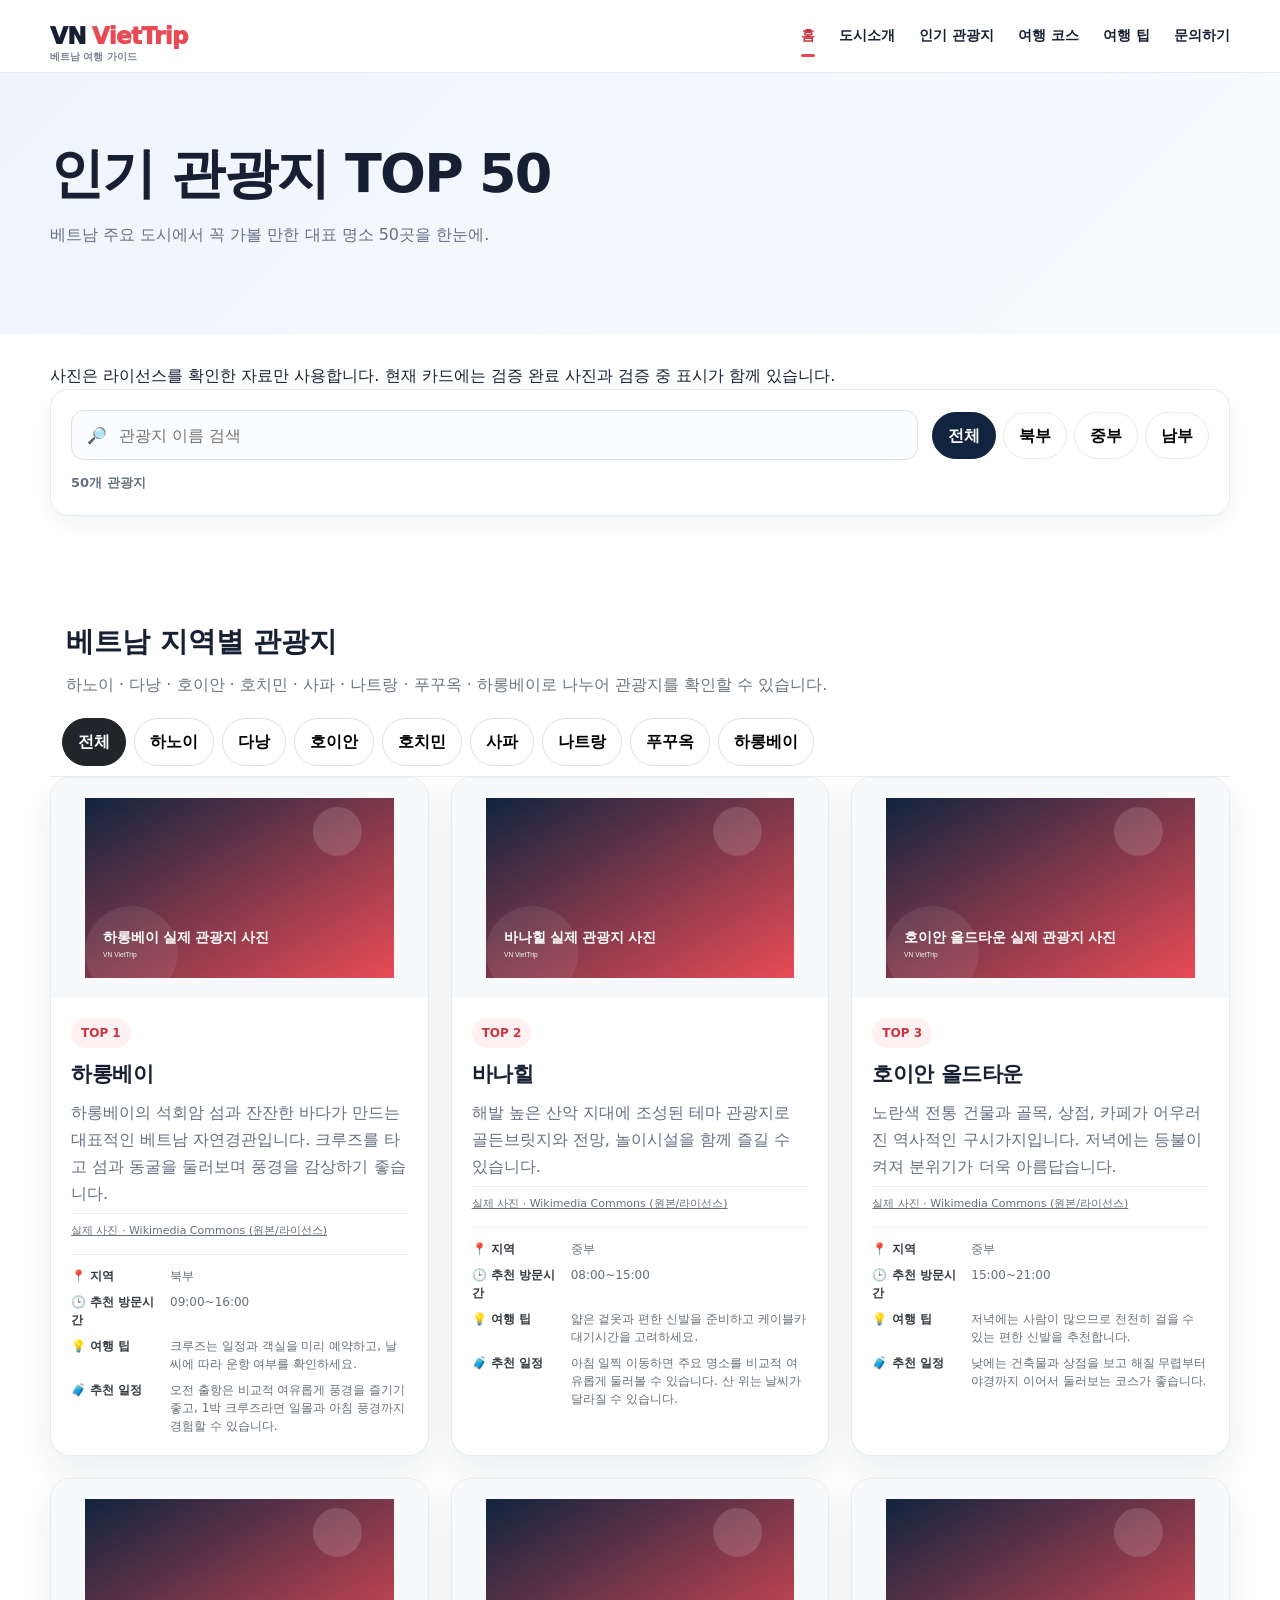
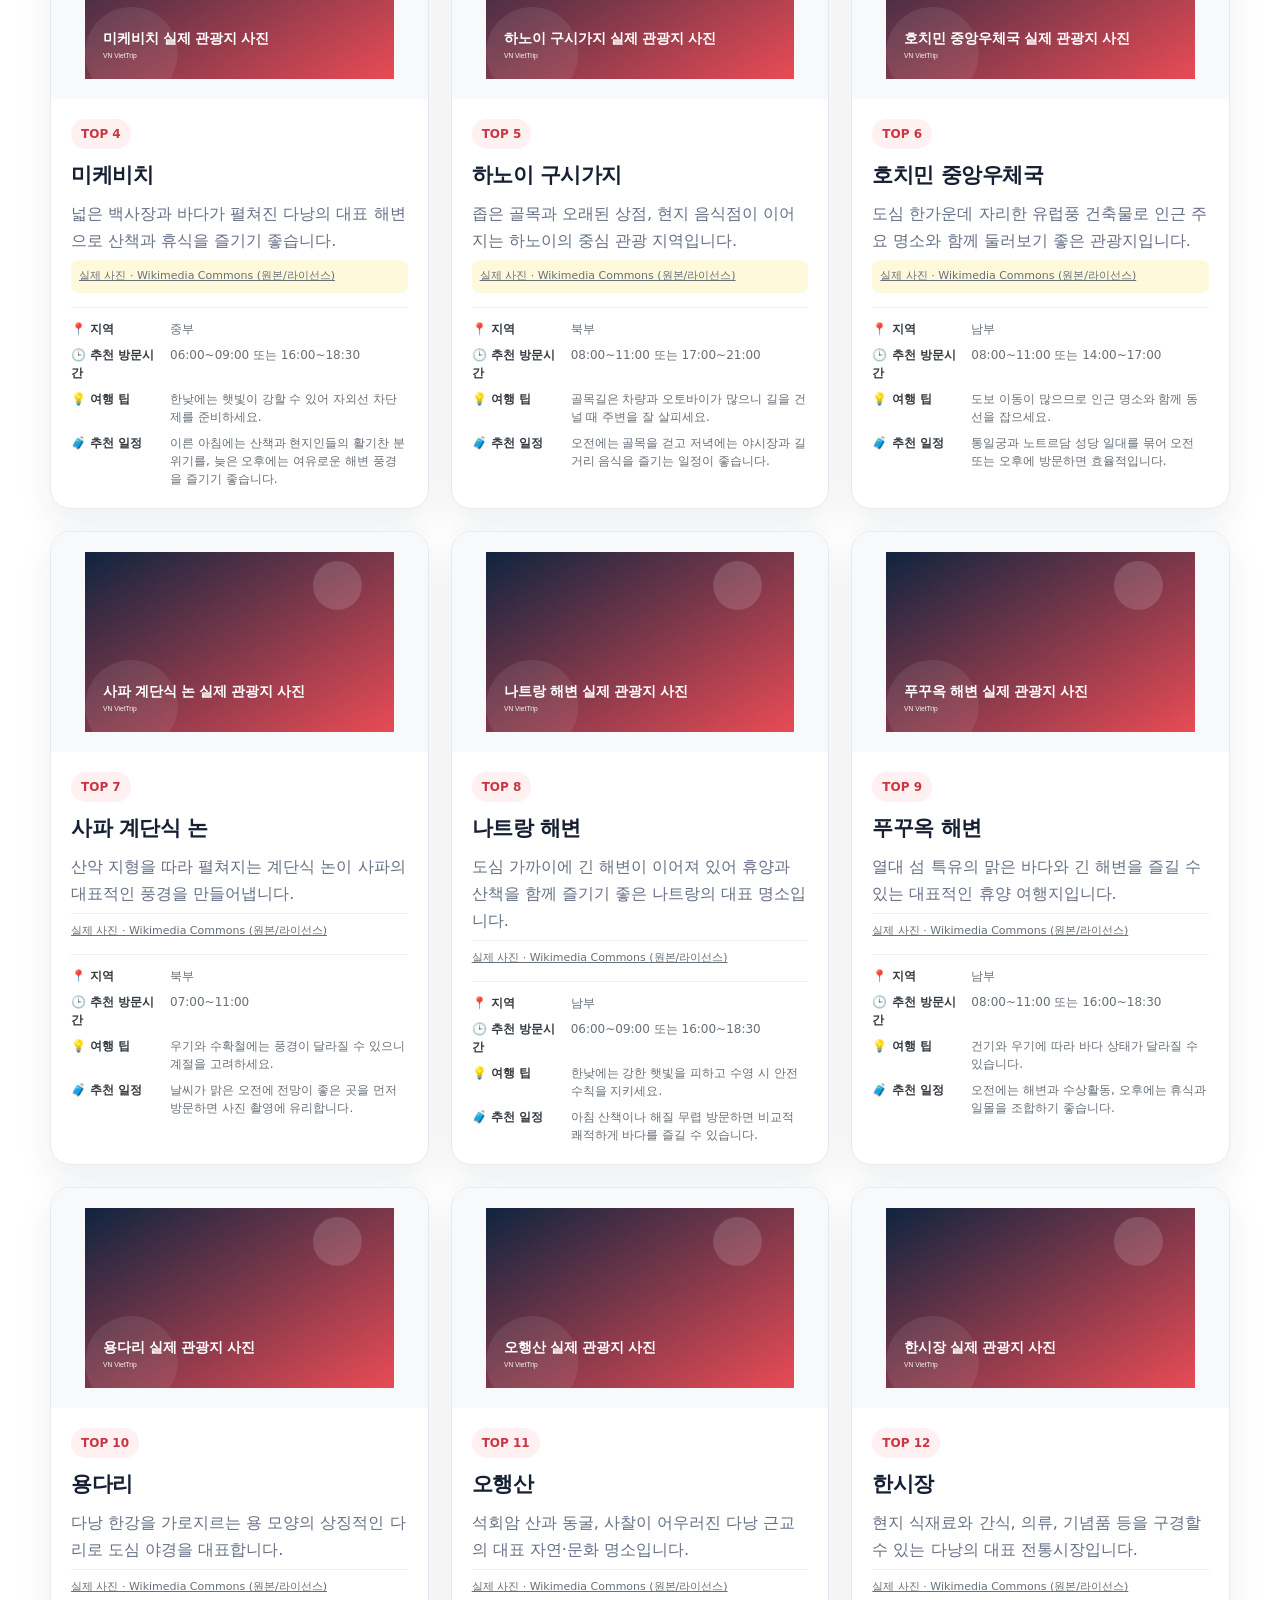
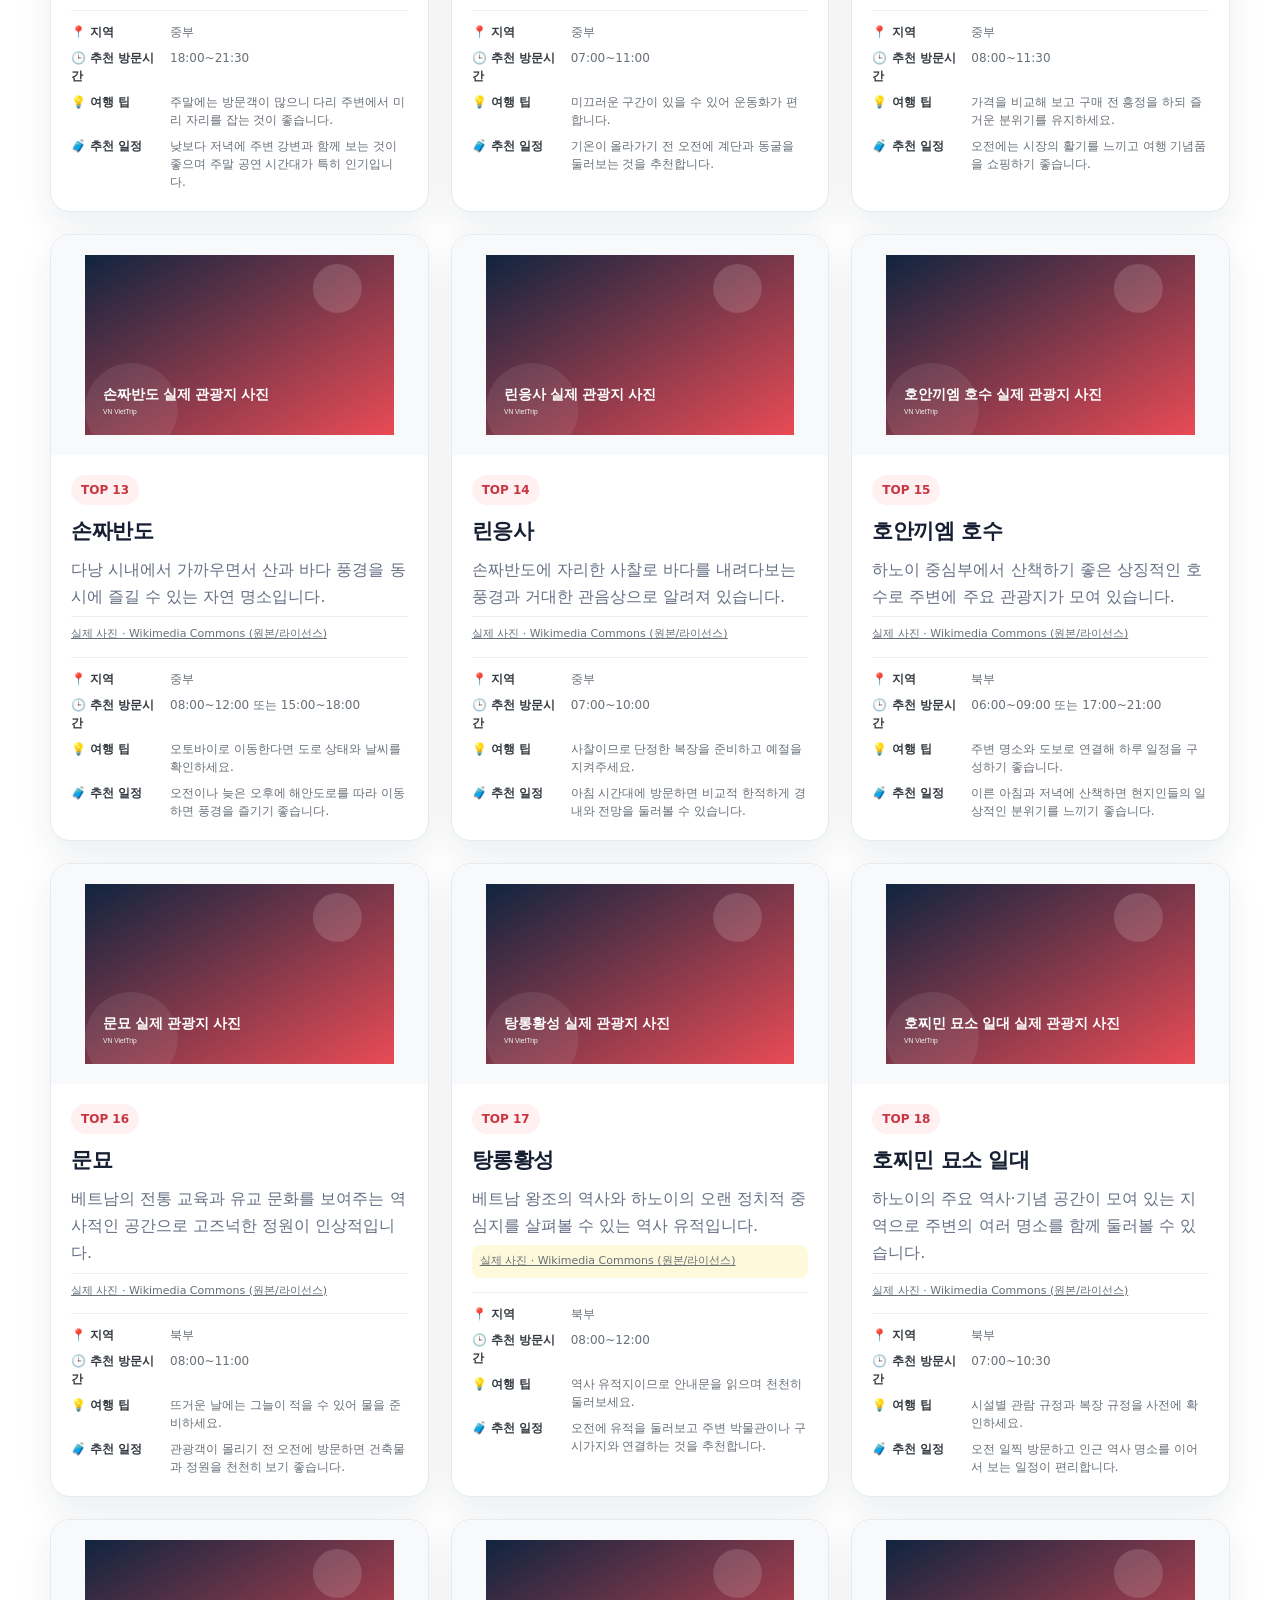
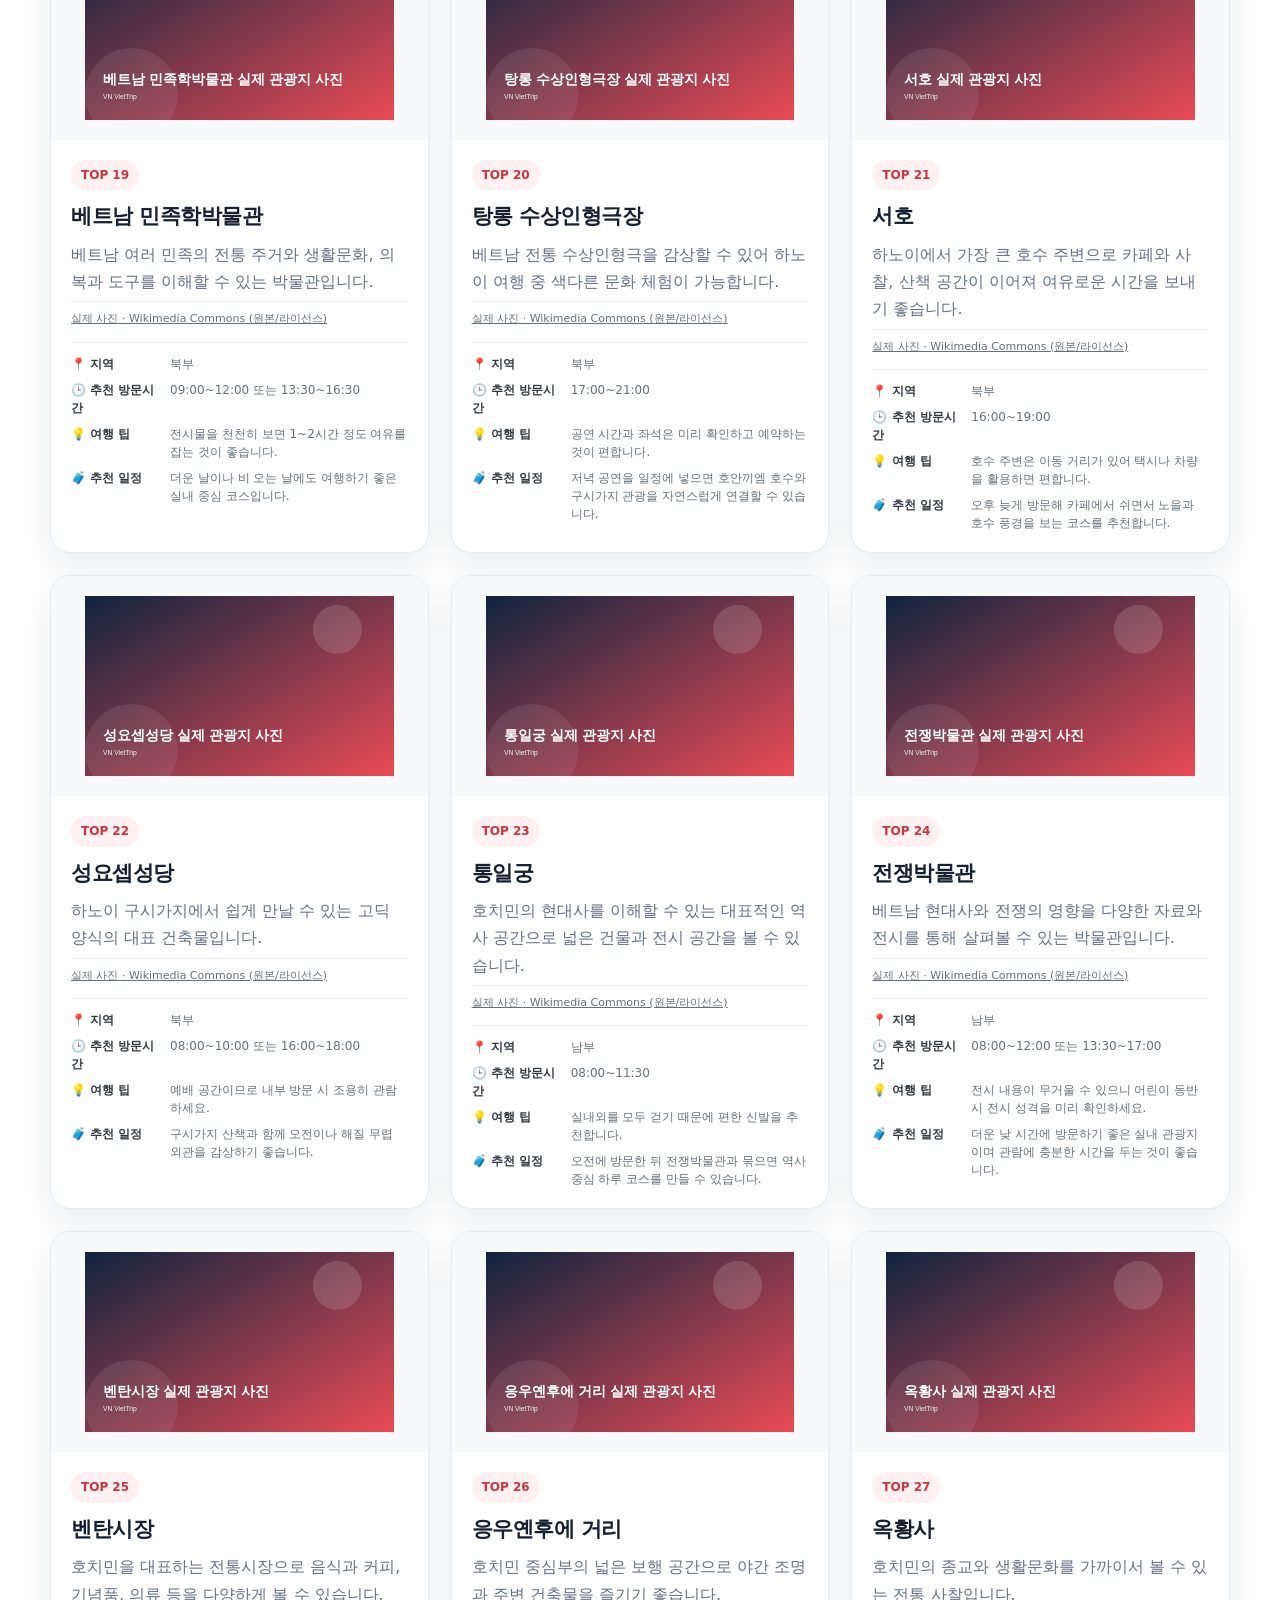
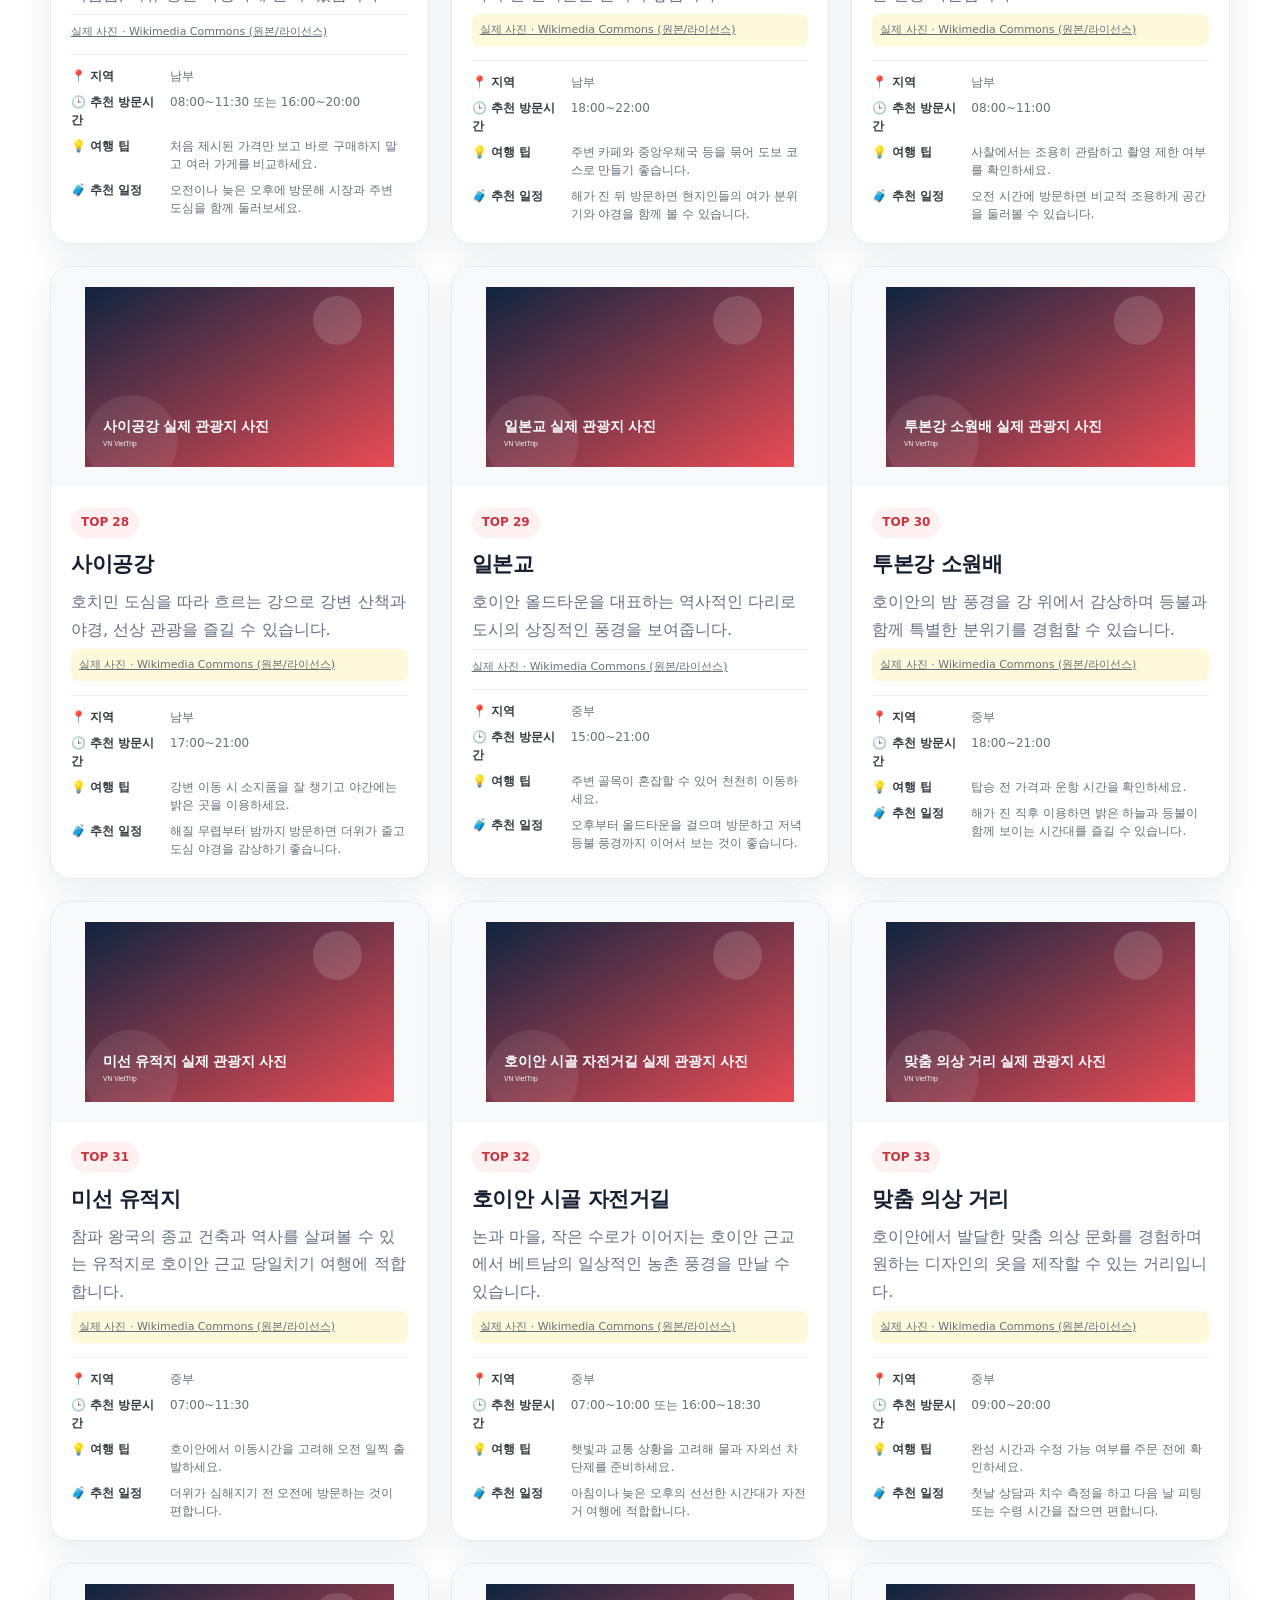
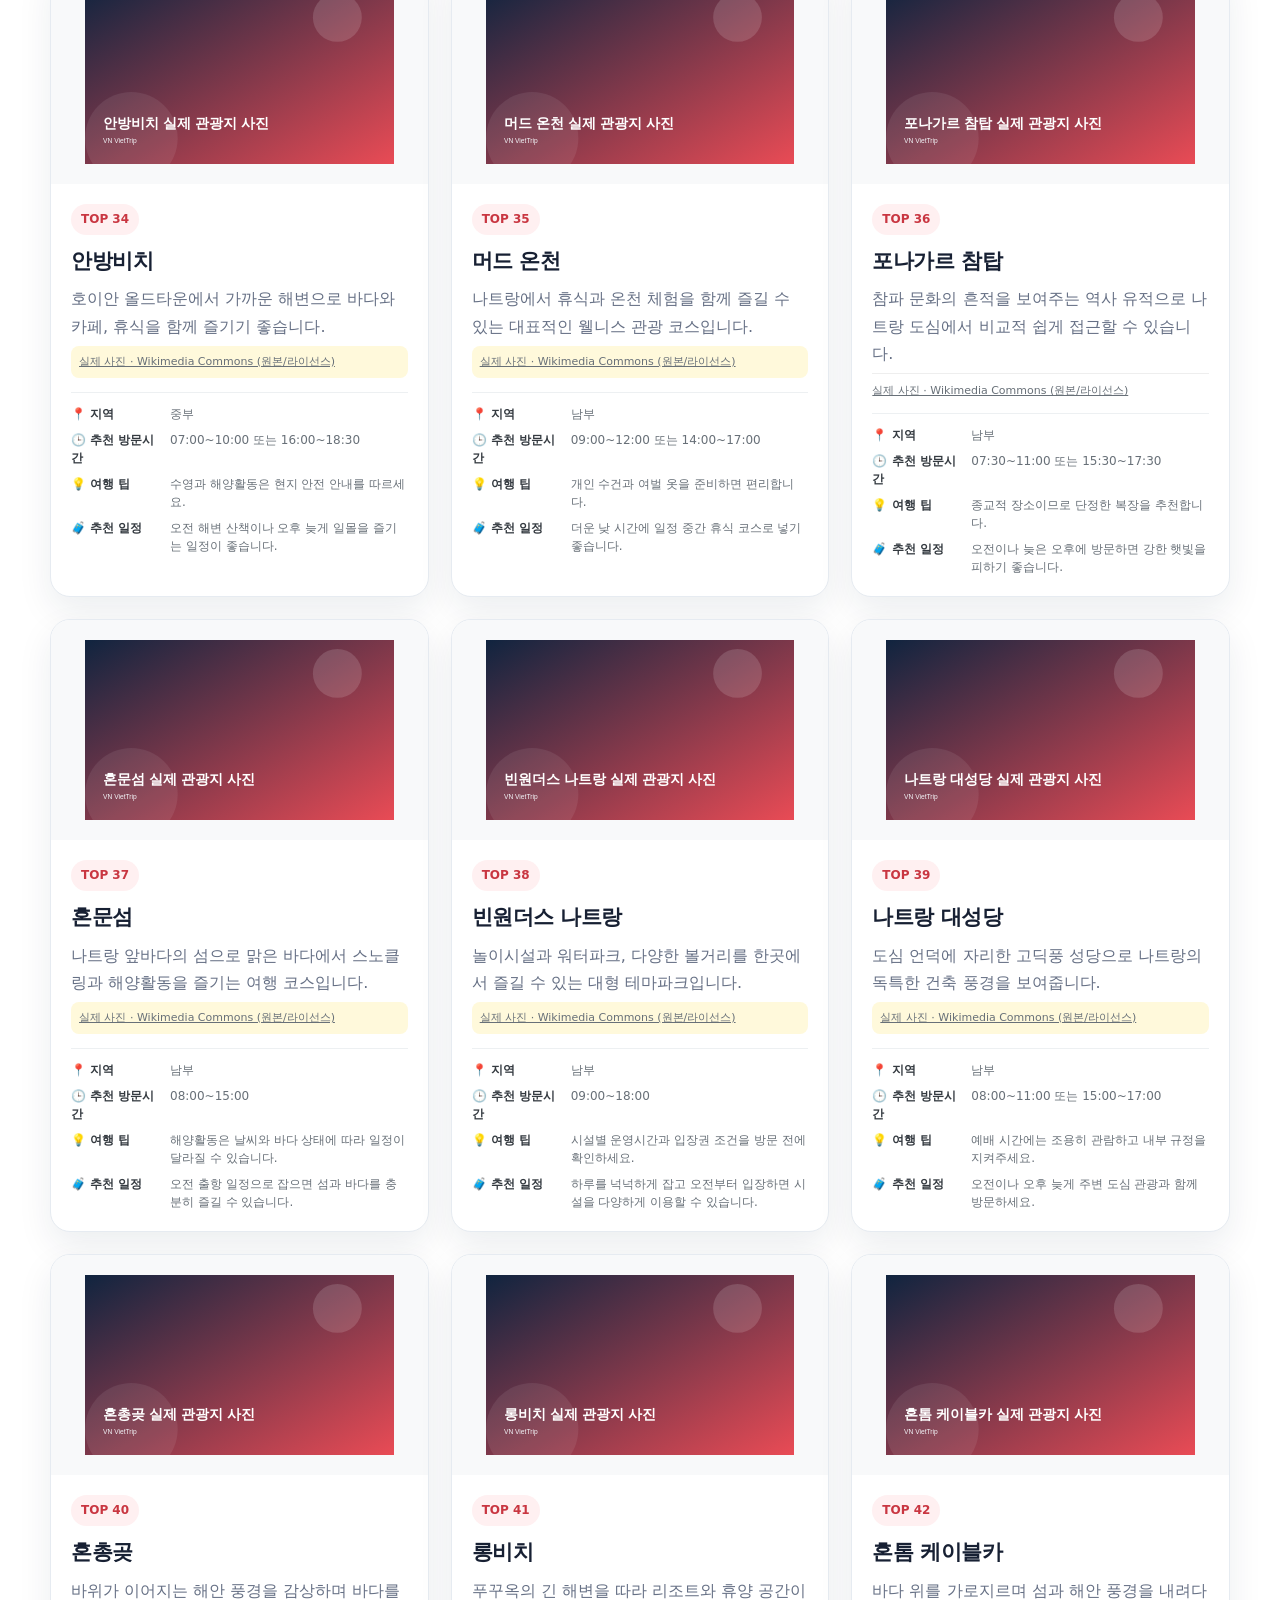
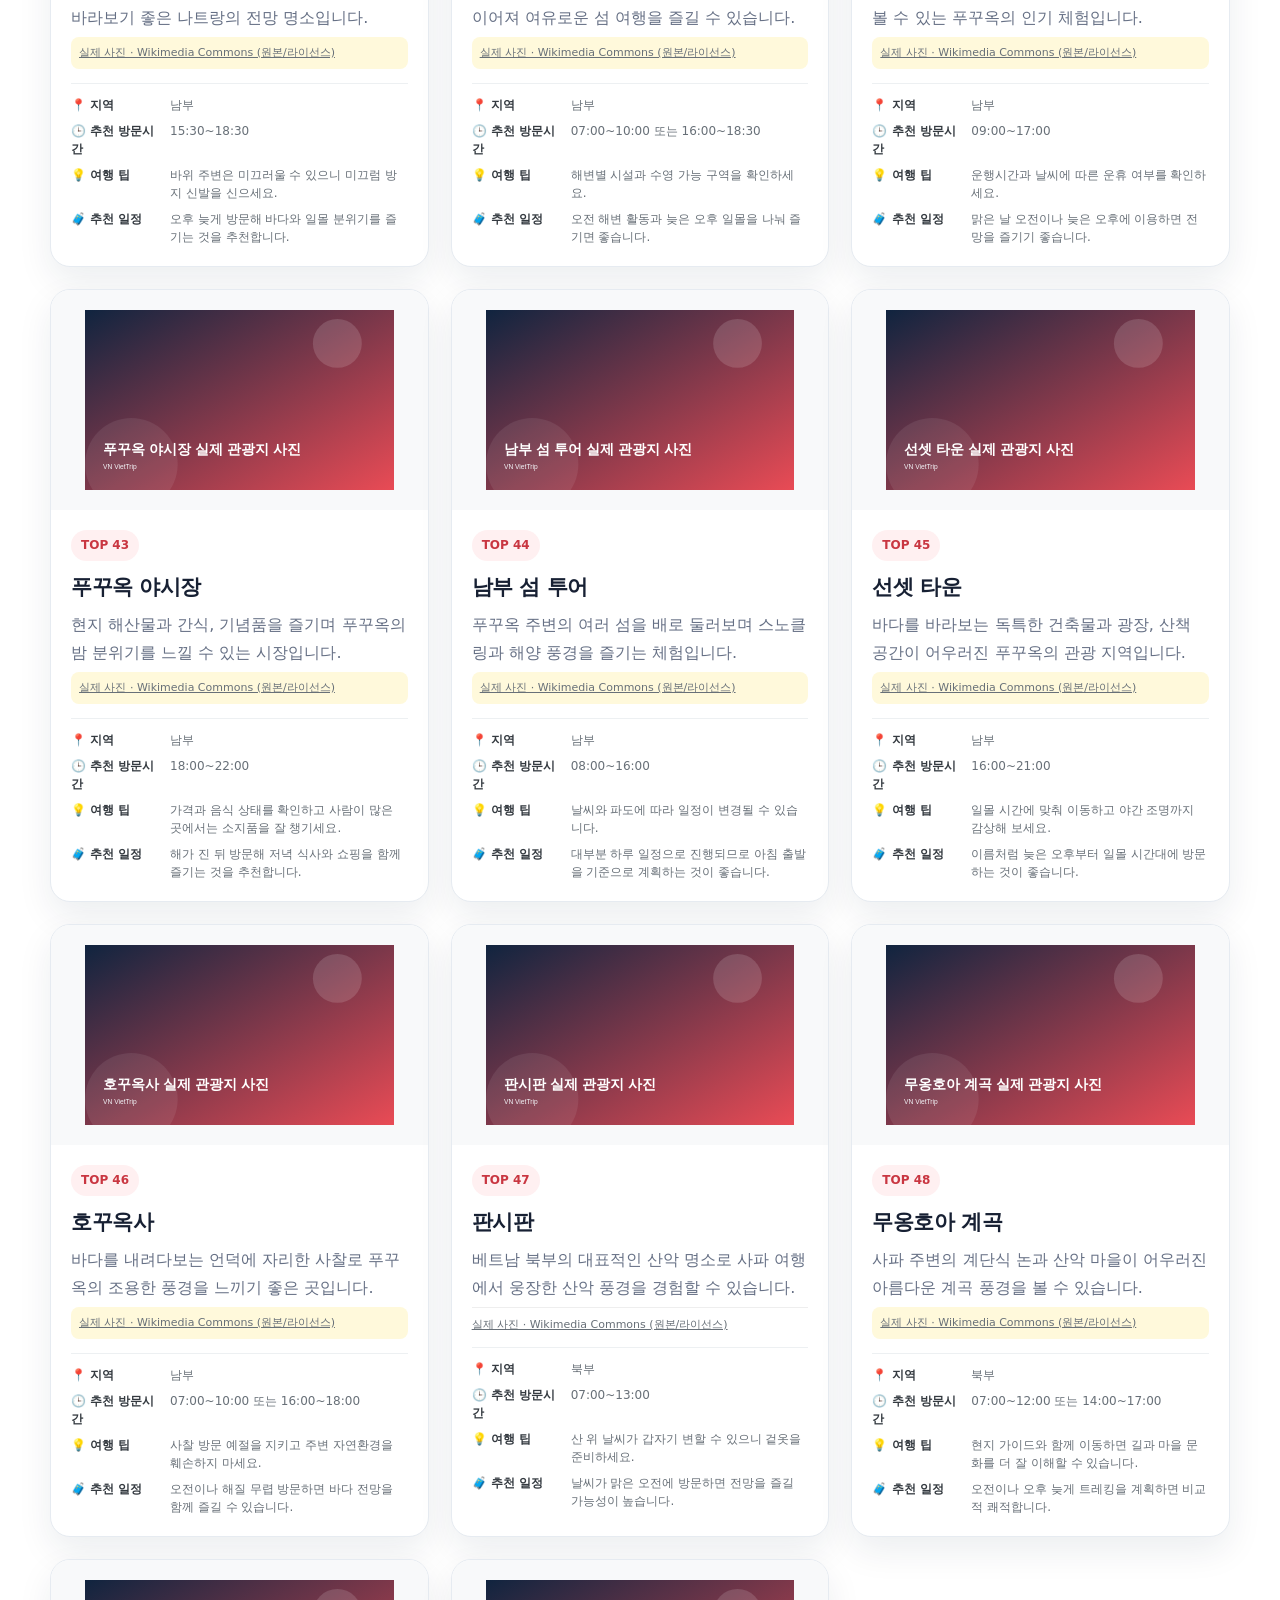
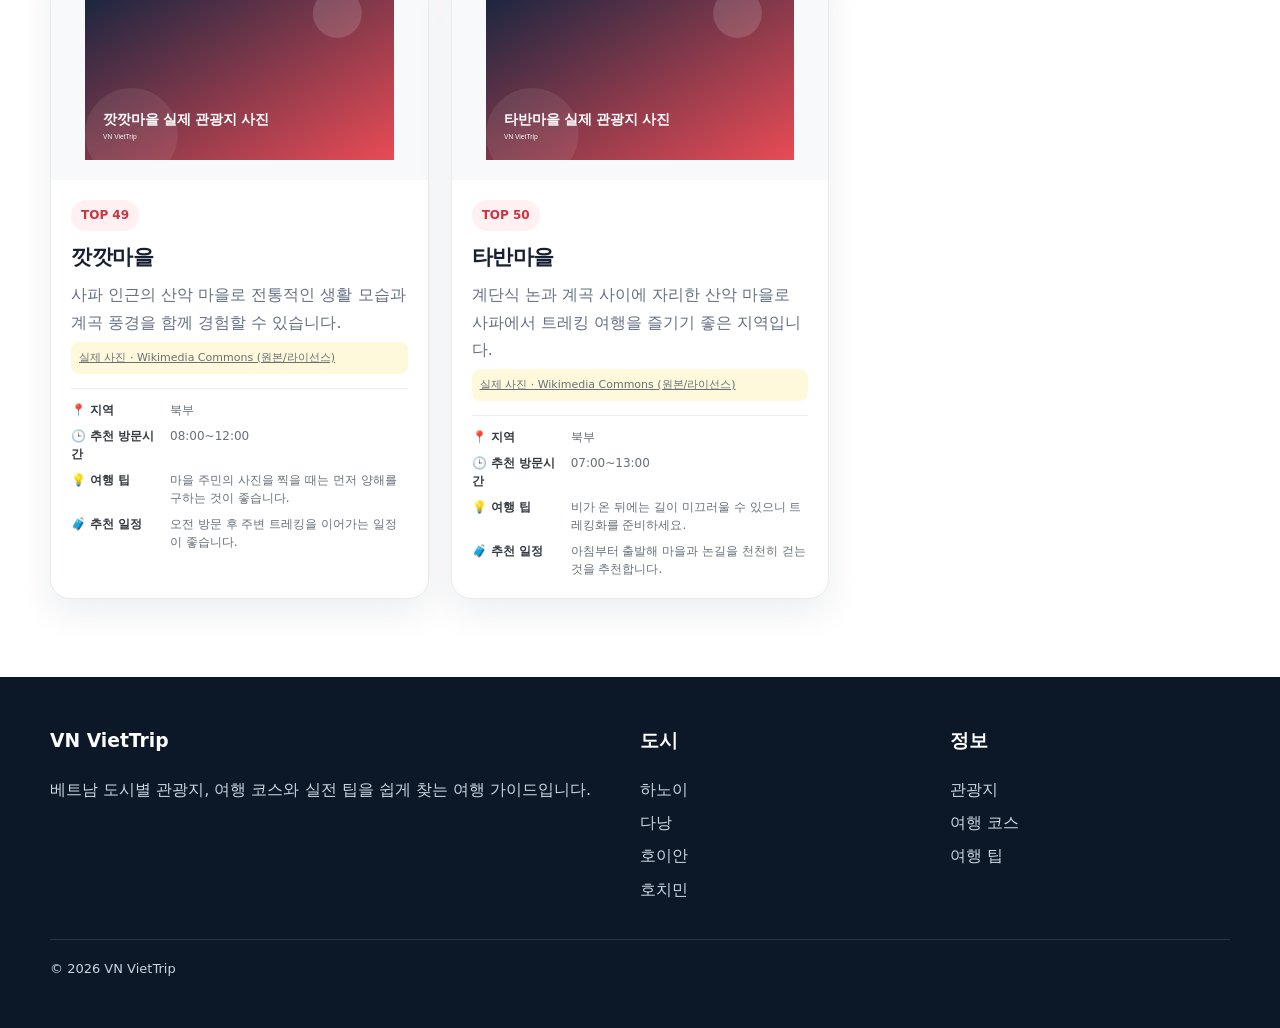
<file: index.html>
<!DOCTYPE html>

<html lang="ko"><head><meta charset="utf-8"/><meta content="width=device-width,initial-scale=1" name="viewport"/><title>인기 관광지 50선 | VN VietTrip</title><link href="style.css" rel="stylesheet"/><meta content="베트남 여행지, 도시별 추천, 관광지와 여행 코스를 한눈에 확인하는 VN VietTrip 여행 가이드입니다." name="description"/><style>
.photo-credit{margin-top:12px;padding-top:9px;border-top:1px solid #eee;font-size:11px;line-height:1.5;color:#687078}
.photo-credit a{color:#087f5b;text-decoration:underline}
.photo-credit.pending{color:#8a6d1d;background:#fff9db;border-radius:8px;padding:8px;border-top:0}
.photo-placeholder{height:220px;display:flex;align-items:center;justify-content:center;background:linear-gradient(135deg,#f1f3f5,#e9ecef);color:#868e96;font-size:16px;font-weight:700}
.attraction-card img{width:100%;height:220px;object-fit:cover;display:block}
</style><style>
.attraction-card{overflow:hidden}
.attraction-card img{width:100%;height:220px;object-fit:cover;display:block}
.img-fallback{display:none;height:220px;align-items:center;justify-content:center;background:#f1f3f5;color:#868e96;font-weight:700}
.img-fallback.show-fallback{display:flex}
</style><style>
.attraction-card .img-fallback{display:none;height:220px;align-items:center;justify-content:center;background:#f1f3f5;color:#868e96;font-weight:700}
.attraction-card .img-fallback.show-fallback{display:flex}
.attraction-card img{width:100%;height:220px;object-fit:cover;display:block}
</style><style>
.attraction-card img{width:100%;height:220px;object-fit:cover;display:block}
.attraction-card .photo-credit{font-size:11px;line-height:1.5;color:#687078}
</style><style>
.tour-detail{margin-top:14px;padding-top:12px;border-top:1px solid #edf0f2;display:grid;gap:8px}
.tour-detail>div{display:grid;grid-template-columns:92px 1fr;gap:7px;font-size:12px;line-height:1.5}
.tour-detail strong{color:#343a40}
.tour-detail span{color:#687078}
@media (max-width:640px){
 .tour-detail>div{grid-template-columns:86px 1fr;font-size:11.5px}
}
</style><style>
.attraction-card img{width:100%;height:220px;object-fit:cover;display:block}
.attraction-card img.broken-photo{display:block;object-fit:contain;background:#f8f9fa;padding:20px}
.photo-credit{font-size:11px;margin-top:6px}
.photo-credit a{color:inherit;text-decoration:underline}
</style><style>
.clickable-attraction{cursor:pointer}
.clickable-attraction:focus-visible{outline:3px solid #228be6;outline-offset:3px}
.photo-gallery-modal{display:none;position:fixed;inset:0;z-index:99999}
.photo-gallery-modal.open{display:block}
.photo-gallery-backdrop{position:absolute;inset:0;background:rgba(0,0,0,.82)}
.photo-gallery-dialog{position:relative;z-index:2;width:min(1100px,94vw);height:min(92vh,850px);margin:4vh auto 0;background:#111;border-radius:18px;display:flex;align-items:center;justify-content:center;box-shadow:0 20px 60px rgba(0,0,0,.45)}
.gallery-content{width:100%;height:100%;display:flex;flex-direction:column;align-items:center;justify-content:center;padding:24px 70px 20px;box-sizing:border-box}
.gallery-title{color:#fff;font-size:22px;font-weight:800;margin-bottom:12px;text-align:center}
#galleryMainImage{max-width:100%;max-height:calc(100% - 130px);object-fit:contain;border-radius:10px}
.gallery-caption{color:#ced4da;font-size:12px;margin-top:8px;text-align:center}
.gallery-thumbs{display:flex;gap:8px;margin-top:12px;overflow:auto;max-width:100%}
.gallery-thumb{width:64px;height:48px;object-fit:cover;border-radius:6px;opacity:.65;cursor:pointer;border:2px solid transparent}
.gallery-thumb.active{opacity:1;border-color:#fff}
.gallery-close,.gallery-prev,.gallery-next{position:absolute;border:0;background:rgba(255,255,255,.12);color:#fff;cursor:pointer;border-radius:50%;display:flex;align-items:center;justify-content:center;z-index:3}
.gallery-close{right:18px;top:15px;width:44px;height:44px;font-size:30px}
.gallery-prev,.gallery-next{top:50%;transform:translateY(-50%);width:48px;height:48px;font-size:38px;line-height:1}
.gallery-prev{left:15px}.gallery-next{right:15px}
.gallery-close:hover,.gallery-prev:hover,.gallery-next:hover{background:rgba(255,255,255,.24)}
@media(max-width:640px){
 .photo-gallery-dialog{width:100vw;height:100vh;margin:0;border-radius:0}
 .gallery-content{padding:55px 42px 18px}
 .gallery-title{font-size:18px}
 #galleryMainImage{max-height:calc(100% - 115px)}
 .gallery-prev,.gallery-next{width:40px;height:40px;font-size:30px}
 .gallery-prev{left:8px}.gallery-next{right:8px}
 .gallery-close{right:10px;top:10px}
}
</style><style>
.real-gallery-card{cursor:pointer}
.real-gallery-modal{display:none;position:fixed;inset:0;z-index:100000}
.real-gallery-modal.open{display:block}
.real-gallery-backdrop{position:absolute;inset:0;background:rgba(0,0,0,.86)}
.real-gallery-dialog{position:relative;z-index:2;width:min(1120px,96vw);height:min(92vh,860px);margin:4vh auto 0;background:#111;border-radius:18px;display:flex;align-items:center;justify-content:center}
.real-gallery-content{width:100%;height:100%;padding:22px 70px;box-sizing:border-box;display:flex;flex-direction:column;align-items:center;justify-content:center;color:#fff}
#realGalleryTitle{font-size:22px;font-weight:800;margin-bottom:10px;text-align:center}
#realGalleryLoading{font-size:14px;color:#adb5bd;padding:30px}
#realGalleryMain{max-width:100%;max-height:calc(100% - 150px);object-fit:contain;border-radius:10px;display:none}
#realGalleryCaption{font-size:12px;color:#ced4da;margin-top:8px;text-align:center}
#realGalleryThumbs{display:flex;gap:8px;margin-top:10px;overflow:auto;max-width:100%;padding-bottom:3px}
.real-thumb{width:74px;height:52px;object-fit:cover;border-radius:6px;cursor:pointer;opacity:.65;border:2px solid transparent}
.real-thumb.active{opacity:1;border-color:#fff}
#realGallerySource{color:#74c0fc;font-size:12px;margin-top:8px}
.real-gallery-close,.real-gallery-prev,.real-gallery-next{position:absolute;z-index:3;border:0;color:#fff;background:rgba(255,255,255,.12);border-radius:50%;cursor:pointer;display:flex;align-items:center;justify-content:center}
.real-gallery-close{right:16px;top:14px;width:44px;height:44px;font-size:30px}
.real-gallery-prev,.real-gallery-next{top:50%;transform:translateY(-50%);width:48px;height:48px;font-size:38px}
.real-gallery-prev{left:14px}.real-gallery-next{right:14px}
@media(max-width:640px){
 .real-gallery-dialog{width:100vw;height:100vh;margin:0;border-radius:0}
 .real-gallery-content{padding:58px 45px 16px}
 #realGalleryMain{max-height:calc(100% - 145px)}
 .real-gallery-prev,.real-gallery-next{width:40px;height:40px;font-size:30px}
}
</style><style>
#realGalleryCaption{display:none!important}
#realGallerySource{font-size:11px;opacity:.8}
</style><style>
#regionNavigation{position:sticky;top:0;z-index:1000;background:rgba(255,255,255,.96);backdrop-filter:blur(8px);padding:10px 12px;border-bottom:1px solid #e9ecef}
.region-nav-inner{max-width:1200px;margin:0 auto;display:flex;gap:8px;overflow-x:auto;scrollbar-width:none}
.region-nav-inner::-webkit-scrollbar{display:none}
.region-tab{border:1px solid #dee2e6;background:#fff;border-radius:999px;padding:9px 15px;white-space:nowrap;font-weight:700;cursor:pointer}
.region-tab.active{background:#212529;color:#fff;border-color:#212529}
.attraction-card.region-hidden{display:none!important}
.region-section-title{grid-column:1/-1;margin:28px 0 8px;font-size:24px;font-weight:800}
@media(max-width:640px){.region-tab{padding:8px 12px;font-size:13px}}
</style><style>
.region-intro{max-width:1200px;margin:24px auto 10px;padding:0 16px}
.region-intro h2{margin:0 0 6px;font-size:28px}
.region-intro p{margin:0;color:#6c757d}
</style><style>
.attraction-card img{background:#f1f3f5}
.attraction-card img.broken-photo{object-fit:contain;padding:20px}
.real-gallery-modal{z-index:100000}
.real-gallery-modal img{max-width:100%}
#realGalleryCaption{display:none!important}
#realGalleryLoading{padding:24px;text-align:center}
</style><meta content="final-stable-region-gallery" name="viettrip-build"/><style>
/* VietTrip 반응형 공통 레이아웃 */
html,body{width:100%;max-width:100%;overflow-x:hidden}
*,*::before,*::after{box-sizing:border-box}
.attraction-card{width:100%;min-width:0}
.attraction-card img{width:100%;height:220px;object-fit:cover}
.region-nav-inner{width:100%;-webkit-overflow-scrolling:touch}
.region-tab{flex:0 0 auto}

/* PC와 모바일에서 관광지 정보는 동일하게 표시 */
@media (max-width: 768px){
  body{font-size:15px}
  .region-intro{padding:0 14px;margin:18px auto 8px}
  .region-intro h2{font-size:23px;line-height:1.3}
  .region-intro p{font-size:13px;line-height:1.55}
  #regionNavigation{padding:8px 10px}
  .region-nav-inner{gap:6px}
  .region-tab{padding:8px 12px;font-size:13px}

  /* 카드 그리드가 존재하는 경우 모바일 1열 */
  .attractions-grid,.attraction-grid,.grid{
    grid-template-columns:1fr!important;
    width:100%!important;
  }
  .attraction-card{
    margin-left:0!important;
    margin-right:0!important;
  }
  .attraction-card img{height:210px}
  .attraction-card h3{font-size:18px;line-height:1.35}
  .attraction-card p{font-size:14px;line-height:1.65}

  /* 갤러리도 모바일 전체 화면 */
  .real-gallery-dialog{
    width:100vw!important;
    max-width:none!important;
    height:100dvh!important;
    max-height:none!important;
    margin:0!important;
    border-radius:0!important;
  }
  .real-gallery-content{
    width:100%;
    height:100%;
    padding:58px 42px 18px!important;
  }
  #realGalleryTitle{font-size:18px;line-height:1.3}
  #realGalleryMain{
    width:100%;
    max-width:100%;
    max-height:calc(100dvh - 190px)!important;
    object-fit:contain;
  }
  .real-gallery-prev,.real-gallery-next{
    width:40px!important;height:40px!important;
    font-size:29px!important;
  }
  .real-gallery-prev{left:7px!important}
  .real-gallery-next{right:7px!important}
  .real-gallery-close{
    right:9px!important;top:9px!important;
    width:40px!important;height:40px!important;
  }
  #realGalleryThumbs{
    max-width:100%;
    overflow-x:auto;
    -webkit-overflow-scrolling:touch;
  }
  .real-thumb{width:62px;height:45px;flex:0 0 auto}

  /* 설명/여행팁 등이 별도 영역으로 있는 경우 가로 넘침 방지 */
  table{display:block;max-width:100%;overflow-x:auto}
  img{max-width:100%}
  p,h1,h2,h3,h4{overflow-wrap:anywhere}
}

/* 아주 작은 휴대폰 */
@media (max-width:390px){
  .attraction-card img{height:185px}
  .attraction-card h3{font-size:17px}
  .attraction-card p{font-size:13px}
  .real-gallery-content{padding-left:38px!important;padding-right:38px!important}
}
</style></head><body><header class="header"><div class="wrap nav"><a class="logo" href="index.html">VN <span>VietTrip</span><small>베트남 여행 가이드</small></a><button aria-expanded="false" aria-label="메뉴 열기" class="menu" type="button">☰</button><nav class="links"><a href="index.html">홈</a><a href="cities.html">도시소개</a><a href="attractions.html">인기 관광지</a><a href="itinerary.html">여행 코스</a><a href="tips.html">여행 팁</a><a href="contact.html">문의하기</a></nav></div></header><section class="page"><div class="wrap"><h1>인기 관광지 TOP 50</h1><p class="muted">베트남 주요 도시에서 꼭 가볼 만한 대표 명소 50곳을 한눈에.</p></div></section><section class="section compact-top"><div class="wrap">
<div class="photo-policy">사진은 라이선스를 확인한 자료만 사용합니다. 현재 카드에는 검증 완료 사진과 검증 중 표시가 함께 있습니다.</div><div aria-label="관광지 검색 및 필터" class="filter-panel">
<div class="search-row">
<label class="search-box"><span>🔎</span><input aria-label="관광지 검색" id="attractionSearch" placeholder="관광지 이름 검색" type="search"/></label>
<div aria-label="관광지 지역 필터" class="filter-buttons" role="group">
<button class="filter-btn active" data-attraction-region="all" type="button">전체</button>
<button class="filter-btn" data-attraction-region="북부" type="button">북부</button>
<button class="filter-btn" data-attraction-region="중부" type="button">중부</button>
<button class="filter-btn" data-attraction-region="남부" type="button">남부</button>
</div>
</div>
<p class="filter-count" id="attractionCount">50개 관광지</p>
</div></div></section>
<section class="section"><div class="wrap">
<section class="region-intro">
<h2>베트남 지역별 관광지</h2>
<p>하노이 · 다낭 · 호이안 · 호치민 · 사파 · 나트랑 · 푸꾸옥 · 하롱베이로 나누어 관광지를 확인할 수 있습니다.</p>
</section>
<nav aria-label="지역별 관광지" id="regionNavigation"><div class="region-nav-inner"><button class="region-tab" data-region="하노이" type="button">하노이</button><button class="region-tab" data-region="다낭" type="button">다낭</button><button class="region-tab" data-region="호이안" type="button">호이안</button><button class="region-tab" data-region="호치민" type="button">호치민</button><button class="region-tab" data-region="사파" type="button">사파</button><button class="region-tab" data-region="나트랑" type="button">나트랑</button><button class="region-tab" data-region="푸꾸옥" type="button">푸꾸옥</button><button class="region-tab" data-region="하롱베이" type="button">하롱베이</button></div></nav><div class="grid">
<div aria-label="하롱베이 사진 갤러리 열기" class="card filter-card attraction-card clickable-attraction real-gallery-card region-하롱베이" data-city="하롱베이" data-gallery-index="0" data-photo-status="verified" data-region="하롱베이" data-search="하롱베이 북부 관광지" role="button" tabindex="0">
<img alt="하롱베이 실제 관광지 사진" decoding="async" loading="lazy" onerror="this.classList.add('broken-photo')" referrerpolicy="no-referrer" src="https://upload.wikimedia.org/wikipedia/commons/b/bc/Ha_Long_Bay%2C_Vietnam2.jpg"/><div class="img-fallback">📷 사진을 불러오지 못했습니다</div>
<div class="body"><span class="tag">TOP 1</span><h3>하롱베이</h3><p>하롱베이의 석회암 섬과 잔잔한 바다가 만드는 대표적인 베트남 자연경관입니다. 크루즈를 타고 섬과 동굴을 둘러보며 풍경을 감상하기 좋습니다.</p><div class="photo-credit"><a href="https://commons.wikimedia.org/wiki/Special:Redirect/file/Ha_Long_Bay%2C_Vietnam2.jpg" rel="noopener" target="_blank">실제 사진 · Wikimedia Commons (원본/라이선스)</a></div><div class="tour-detail"><div><strong>📍 지역</strong><span>북부</span></div><div><strong>🕒 추천 방문시간</strong><span>09:00~16:00</span></div><div><strong>💡 여행 팁</strong><span>크루즈는 일정과 객실을 미리 예약하고, 날씨에 따라 운항 여부를 확인하세요.</span></div><div><strong>🧳 추천 일정</strong><span>오전 출항은 비교적 여유롭게 풍경을 즐기기 좋고, 1박 크루즈라면 일몰과 아침 풍경까지 경험할 수 있습니다.</span></div></div></div>
</div>
<div aria-label="바나힐 사진 갤러리 열기" class="card filter-card attraction-card clickable-attraction real-gallery-card region-다낭" data-city="다낭" data-gallery-index="1" data-photo-status="verified" data-region="다낭" data-search="바나힐 중부 관광지" role="button" tabindex="0">
<img alt="바나힐 실제 관광지 사진" decoding="async" loading="lazy" onerror="this.classList.add('broken-photo')" referrerpolicy="no-referrer" src="https://upload.wikimedia.org/wikipedia/commons/0/0c/Golden_Bridge_at_Ba_Na_Hills_20250718.jpg"/><div class="img-fallback">📷 사진을 불러오지 못했습니다</div>
<div class="body"><span class="tag">TOP 2</span><h3>바나힐</h3><p>해발 높은 산악 지대에 조성된 테마 관광지로 골든브릿지와 전망, 놀이시설을 함께 즐길 수 있습니다.</p><div class="photo-credit"><a href="https://commons.wikimedia.org/wiki/Special:Redirect/file/Golden_Bridge_at_Ba_Na_Hills_20250718.jpg" rel="noopener" target="_blank">실제 사진 · Wikimedia Commons (원본/라이선스)</a></div><div class="tour-detail"><div><strong>📍 지역</strong><span>중부</span></div><div><strong>🕒 추천 방문시간</strong><span>08:00~15:00</span></div><div><strong>💡 여행 팁</strong><span>얇은 겉옷과 편한 신발을 준비하고 케이블카 대기시간을 고려하세요.</span></div><div><strong>🧳 추천 일정</strong><span>아침 일찍 이동하면 주요 명소를 비교적 여유롭게 둘러볼 수 있습니다. 산 위는 날씨가 달라질 수 있습니다.</span></div></div></div>
</div>
<div aria-label="호이안 올드타운 사진 갤러리 열기" class="card filter-card attraction-card clickable-attraction real-gallery-card region-호이안" data-city="호이안" data-gallery-index="2" data-photo-status="verified" data-region="호이안" data-search="호이안 올드타운 중부 관광지" role="button" tabindex="0">
<img alt="호이안 올드타운 실제 관광지 사진" decoding="async" loading="lazy" onerror="this.classList.add('broken-photo')" referrerpolicy="no-referrer" src="https://upload.wikimedia.org/wikipedia/commons/f/fb/Hoi_An_-_HoiAn1457.jpg"/><div class="img-fallback">📷 사진을 불러오지 못했습니다</div>
<div class="body"><span class="tag">TOP 3</span><h3>호이안 올드타운</h3><p>노란색 전통 건물과 골목, 상점, 카페가 어우러진 역사적인 구시가지입니다. 저녁에는 등불이 켜져 분위기가 더욱 아름답습니다.</p><div class="photo-credit"><a href="https://commons.wikimedia.org/wiki/Special:Redirect/file/Hoi_An_-_HoiAn1457.jpg" rel="noopener" target="_blank">실제 사진 · Wikimedia Commons (원본/라이선스)</a></div><div class="tour-detail"><div><strong>📍 지역</strong><span>중부</span></div><div><strong>🕒 추천 방문시간</strong><span>15:00~21:00</span></div><div><strong>💡 여행 팁</strong><span>저녁에는 사람이 많으므로 천천히 걸을 수 있는 편한 신발을 추천합니다.</span></div><div><strong>🧳 추천 일정</strong><span>낮에는 건축물과 상점을 보고 해질 무렵부터 야경까지 이어서 둘러보는 코스가 좋습니다.</span></div></div></div>
</div>
<div aria-label="미케비치 사진 갤러리 열기" class="card filter-card attraction-card clickable-attraction real-gallery-card region-다낭" data-city="다낭" data-gallery-index="3" data-photo-status="temporary" data-region="다낭" data-search="미케비치 중부 관광지" role="button" tabindex="0"><img alt="미케비치 실제 관광지 사진" decoding="async" loading="lazy" onerror="this.classList.add('broken-photo')" referrerpolicy="no-referrer" src="https://upload.wikimedia.org/wikipedia/commons/5/5e/Da_Nang-_Han_River_and_My_Khe_(China_Beach)_-_15286870328.jpg"/>
<div class="body"><span class="tag">TOP 4</span><h3>미케비치</h3><p>넓은 백사장과 바다가 펼쳐진 다낭의 대표 해변으로 산책과 휴식을 즐기기 좋습니다.</p><div class="photo-credit pending"><a href="https://commons.wikimedia.org/wiki/Special:Redirect/file/Da_Nang-_Han_River_and_My_Khe_(China_Beach)_-_15286870328.jpg" rel="noopener" target="_blank">실제 사진 · Wikimedia Commons (원본/라이선스)</a></div><div class="tour-detail"><div><strong>📍 지역</strong><span>중부</span></div><div><strong>🕒 추천 방문시간</strong><span>06:00~09:00 또는 16:00~18:30</span></div><div><strong>💡 여행 팁</strong><span>한낮에는 햇빛이 강할 수 있어 자외선 차단제를 준비하세요.</span></div><div><strong>🧳 추천 일정</strong><span>이른 아침에는 산책과 현지인들의 활기찬 분위기를, 늦은 오후에는 여유로운 해변 풍경을 즐기기 좋습니다.</span></div></div></div>
</div>
<div aria-label="하노이 구시가지 사진 갤러리 열기" class="card filter-card attraction-card clickable-attraction real-gallery-card region-하노이" data-city="하노이" data-gallery-index="4" data-photo-status="temporary" data-region="하노이" data-search="하노이 구시가지 북부 관광지" role="button" tabindex="0"><img alt="하노이 구시가지 실제 관광지 사진" decoding="async" loading="lazy" onerror="this.classList.add('broken-photo')" referrerpolicy="no-referrer" src="https://upload.wikimedia.org/wikipedia/commons/1/1b/Hoan_Kiem_Lake_-_Hanoi%2C_Vietnam_-_DSC03691.JPG"/>
<div class="body"><span class="tag">TOP 5</span><h3>하노이 구시가지</h3><p>좁은 골목과 오래된 상점, 현지 음식점이 이어지는 하노이의 중심 관광 지역입니다.</p><div class="photo-credit pending"><a href="https://commons.wikimedia.org/wiki/Special:Redirect/file/Hoan_Kiem_Lake_-_Hanoi%2C_Vietnam_-_DSC03691.JPG" rel="noopener" target="_blank">실제 사진 · Wikimedia Commons (원본/라이선스)</a></div><div class="tour-detail"><div><strong>📍 지역</strong><span>북부</span></div><div><strong>🕒 추천 방문시간</strong><span>08:00~11:00 또는 17:00~21:00</span></div><div><strong>💡 여행 팁</strong><span>골목길은 차량과 오토바이가 많으니 길을 건널 때 주변을 잘 살피세요.</span></div><div><strong>🧳 추천 일정</strong><span>오전에는 골목을 걷고 저녁에는 야시장과 길거리 음식을 즐기는 일정이 좋습니다.</span></div></div></div>
</div>
<div aria-label="호치민 중앙우체국 사진 갤러리 열기" class="card filter-card attraction-card clickable-attraction real-gallery-card region-호치민" data-city="호치민" data-gallery-index="5" data-photo-status="temporary" data-region="호치민" data-search="호치민 중앙우체국 남부 관광지" role="button" tabindex="0"><img alt="호치민 중앙우체국 실제 관광지 사진" decoding="async" loading="lazy" onerror="this.classList.add('broken-photo')" referrerpolicy="no-referrer" src="https://upload.wikimedia.org/wikipedia/commons/a/aa/Saigon_Central_Post_Office_-_Ho_Chi_Minh_City%2C_Vietnam_-_DSC01151.JPG"/>
<div class="body"><span class="tag">TOP 6</span><h3>호치민 중앙우체국</h3><p>도심 한가운데 자리한 유럽풍 건축물로 인근 주요 명소와 함께 둘러보기 좋은 관광지입니다.</p><div class="photo-credit pending"><a href="https://commons.wikimedia.org/wiki/Special:Redirect/file/Saigon_Central_Post_Office_-_Ho_Chi_Minh_City%2C_Vietnam_-_DSC01151.JPG" rel="noopener" target="_blank">실제 사진 · Wikimedia Commons (원본/라이선스)</a></div><div class="tour-detail"><div><strong>📍 지역</strong><span>남부</span></div><div><strong>🕒 추천 방문시간</strong><span>08:00~11:00 또는 14:00~17:00</span></div><div><strong>💡 여행 팁</strong><span>도보 이동이 많으므로 인근 명소와 함께 동선을 잡으세요.</span></div><div><strong>🧳 추천 일정</strong><span>통일궁과 노트르담 성당 일대를 묶어 오전 또는 오후에 방문하면 효율적입니다.</span></div></div></div>
</div>
<div aria-label="사파 계단식 논 사진 갤러리 열기" class="card filter-card attraction-card clickable-attraction real-gallery-card region-사파" data-city="사파" data-gallery-index="6" data-photo-status="verified" data-region="사파" data-search="사파 계단식 논 북부 관광지" role="button" tabindex="0">
<img alt="사파 계단식 논 실제 관광지 사진" decoding="async" loading="lazy" onerror="this.classList.add('broken-photo')" referrerpolicy="no-referrer" src="https://upload.wikimedia.org/wikipedia/commons/f/ff/Rice_terraces_in_Sapa%2C_Vietnam.jpg"/><div class="img-fallback">📷 사진을 불러오지 못했습니다</div>
<div class="body"><span class="tag">TOP 7</span><h3>사파 계단식 논</h3><p>산악 지형을 따라 펼쳐지는 계단식 논이 사파의 대표적인 풍경을 만들어냅니다.</p><div class="photo-credit"><a href="https://commons.wikimedia.org/wiki/Special:Redirect/file/Rice_terraces_in_Sapa%2C_Vietnam.jpg" rel="noopener" target="_blank">실제 사진 · Wikimedia Commons (원본/라이선스)</a></div><div class="tour-detail"><div><strong>📍 지역</strong><span>북부</span></div><div><strong>🕒 추천 방문시간</strong><span>07:00~11:00</span></div><div><strong>💡 여행 팁</strong><span>우기와 수확철에는 풍경이 달라질 수 있으니 계절을 고려하세요.</span></div><div><strong>🧳 추천 일정</strong><span>날씨가 맑은 오전에 전망이 좋은 곳을 먼저 방문하면 사진 촬영에 유리합니다.</span></div></div></div>
</div>
<div aria-label="나트랑 해변 사진 갤러리 열기" class="card filter-card attraction-card clickable-attraction real-gallery-card region-나트랑" data-city="나트랑" data-gallery-index="7" data-photo-status="verified" data-region="나트랑" data-search="나트랑 해변 남부 관광지" role="button" tabindex="0">
<img alt="나트랑 해변 실제 관광지 사진" decoding="async" loading="lazy" onerror="this.classList.add('broken-photo')" referrerpolicy="no-referrer" src="https://upload.wikimedia.org/wikipedia/commons/0/0f/Nha_trang_beach.jpg"/><div class="img-fallback">📷 사진을 불러오지 못했습니다</div>
<div class="body"><span class="tag">TOP 8</span><h3>나트랑 해변</h3><p>도심 가까이에 긴 해변이 이어져 있어 휴양과 산책을 함께 즐기기 좋은 나트랑의 대표 명소입니다.</p><div class="photo-credit"><a href="https://commons.wikimedia.org/wiki/Special:Redirect/file/Nha_trang_beach.jpg" rel="noopener" target="_blank">실제 사진 · Wikimedia Commons (원본/라이선스)</a></div><div class="tour-detail"><div><strong>📍 지역</strong><span>남부</span></div><div><strong>🕒 추천 방문시간</strong><span>06:00~09:00 또는 16:00~18:30</span></div><div><strong>💡 여행 팁</strong><span>한낮에는 강한 햇빛을 피하고 수영 시 안전수칙을 지키세요.</span></div><div><strong>🧳 추천 일정</strong><span>아침 산책이나 해질 무렵 방문하면 비교적 쾌적하게 바다를 즐길 수 있습니다.</span></div></div></div>
</div>
<div aria-label="푸꾸옥 해변 사진 갤러리 열기" class="card filter-card attraction-card clickable-attraction real-gallery-card region-푸꾸옥" data-city="푸꾸옥" data-gallery-index="8" data-photo-status="verified" data-region="푸꾸옥" data-search="푸꾸옥 해변 남부 관광지" role="button" tabindex="0">
<img alt="푸꾸옥 해변 실제 관광지 사진" decoding="async" loading="lazy" onerror="this.classList.add('broken-photo')" referrerpolicy="no-referrer" src="https://upload.wikimedia.org/wikipedia/commons/9/93/Phu_quoc_beach.JPG"/><div class="img-fallback">📷 사진을 불러오지 못했습니다</div>
<div class="body"><span class="tag">TOP 9</span><h3>푸꾸옥 해변</h3><p>열대 섬 특유의 맑은 바다와 긴 해변을 즐길 수 있는 대표적인 휴양 여행지입니다.</p><div class="photo-credit"><a href="https://commons.wikimedia.org/wiki/Special:Redirect/file/Phu_quoc_beach.JPG" rel="noopener" target="_blank">실제 사진 · Wikimedia Commons (원본/라이선스)</a></div><div class="tour-detail"><div><strong>📍 지역</strong><span>남부</span></div><div><strong>🕒 추천 방문시간</strong><span>08:00~11:00 또는 16:00~18:30</span></div><div><strong>💡 여행 팁</strong><span>건기와 우기에 따라 바다 상태가 달라질 수 있습니다.</span></div><div><strong>🧳 추천 일정</strong><span>오전에는 해변과 수상활동, 오후에는 휴식과 일몰을 조합하기 좋습니다.</span></div></div></div>
</div>
<div aria-label="용다리 사진 갤러리 열기" class="card filter-card attraction-card clickable-attraction real-gallery-card region-다낭" data-city="다낭" data-gallery-index="9" data-photo-status="verified" data-region="다낭" data-search="용다리 중부 관광지" role="button" tabindex="0">
<img alt="용다리 실제 관광지 사진" decoding="async" loading="lazy" onerror="this.classList.add('broken-photo')" referrerpolicy="no-referrer" src="https://upload.wikimedia.org/wikipedia/commons/d/d1/Da_nang_dragon_bridge.jpg"/><div class="img-fallback">📷 사진을 불러오지 못했습니다</div>
<div class="body"><span class="tag">TOP 10</span><h3>용다리</h3><p>다낭 한강을 가로지르는 용 모양의 상징적인 다리로 도심 야경을 대표합니다.</p><div class="photo-credit"><a href="https://commons.wikimedia.org/wiki/Special:Redirect/file/Da_nang_dragon_bridge.jpg" rel="noopener" target="_blank">실제 사진 · Wikimedia Commons (원본/라이선스)</a></div><div class="tour-detail"><div><strong>📍 지역</strong><span>중부</span></div><div><strong>🕒 추천 방문시간</strong><span>18:00~21:30</span></div><div><strong>💡 여행 팁</strong><span>주말에는 방문객이 많으니 다리 주변에서 미리 자리를 잡는 것이 좋습니다.</span></div><div><strong>🧳 추천 일정</strong><span>낮보다 저녁에 주변 강변과 함께 보는 것이 좋으며 주말 공연 시간대가 특히 인기입니다.</span></div></div></div>
</div>
<div aria-label="오행산 사진 갤러리 열기" class="card filter-card attraction-card clickable-attraction real-gallery-card region-다낭" data-city="다낭" data-gallery-index="10" data-photo-status="verified" data-region="다낭" data-search="오행산 중부 관광지" role="button" tabindex="0">
<img alt="오행산 실제 관광지 사진" decoding="async" loading="lazy" onerror="this.classList.add('broken-photo')" referrerpolicy="no-referrer" src="https://upload.wikimedia.org/wikipedia/commons/7/7d/Marble_Mountains.jpg"/><div class="img-fallback">📷 사진을 불러오지 못했습니다</div>
<div class="body"><span class="tag">TOP 11</span><h3>오행산</h3><p>석회암 산과 동굴, 사찰이 어우러진 다낭 근교의 대표 자연·문화 명소입니다.</p><div class="photo-credit"><a href="https://commons.wikimedia.org/wiki/Special:Redirect/file/Marble_Mountains.jpg" rel="noopener" target="_blank">실제 사진 · Wikimedia Commons (원본/라이선스)</a></div><div class="tour-detail"><div><strong>📍 지역</strong><span>중부</span></div><div><strong>🕒 추천 방문시간</strong><span>07:00~11:00</span></div><div><strong>💡 여행 팁</strong><span>미끄러운 구간이 있을 수 있어 운동화가 편합니다.</span></div><div><strong>🧳 추천 일정</strong><span>기온이 올라가기 전 오전에 계단과 동굴을 둘러보는 것을 추천합니다.</span></div></div></div>
</div>
<div aria-label="한시장 사진 갤러리 열기" class="card filter-card attraction-card clickable-attraction real-gallery-card region-다낭" data-city="다낭" data-gallery-index="11" data-photo-status="verified" data-region="다낭" data-search="한시장 중부 관광지" role="button" tabindex="0">
<img alt="한시장 실제 관광지 사진" decoding="async" loading="lazy" onerror="this.classList.add('broken-photo')" referrerpolicy="no-referrer" src="https://upload.wikimedia.org/wikipedia/commons/8/8a/Han_Market_-_Da_Nang%2C_Vietnam_-_DSC02375.JPG"/><div class="img-fallback">📷 사진을 불러오지 못했습니다</div>
<div class="body"><span class="tag">TOP 12</span><h3>한시장</h3><p>현지 식재료와 간식, 의류, 기념품 등을 구경할 수 있는 다낭의 대표 전통시장입니다.</p><div class="photo-credit"><a href="https://commons.wikimedia.org/wiki/Special:Redirect/file/Han_Market_-_Da_Nang%2C_Vietnam_-_DSC02375.JPG" rel="noopener" target="_blank">실제 사진 · Wikimedia Commons (원본/라이선스)</a></div><div class="tour-detail"><div><strong>📍 지역</strong><span>중부</span></div><div><strong>🕒 추천 방문시간</strong><span>08:00~11:30</span></div><div><strong>💡 여행 팁</strong><span>가격을 비교해 보고 구매 전 흥정을 하되 즐거운 분위기를 유지하세요.</span></div><div><strong>🧳 추천 일정</strong><span>오전에는 시장의 활기를 느끼고 여행 기념품을 쇼핑하기 좋습니다.</span></div></div></div>
</div>
<div aria-label="손짜반도 사진 갤러리 열기" class="card filter-card attraction-card clickable-attraction real-gallery-card region-다낭" data-city="다낭" data-gallery-index="12" data-photo-status="verified" data-region="다낭" data-search="손짜반도 중부 관광지" role="button" tabindex="0">
<img alt="손짜반도 실제 관광지 사진" decoding="async" loading="lazy" onerror="this.classList.add('broken-photo')" referrerpolicy="no-referrer" src="https://upload.wikimedia.org/wikipedia/commons/5/5e/Da_Nang-_Han_River_and_My_Khe_(China_Beach)_-_15286870328.jpg"/><div class="img-fallback">📷 사진을 불러오지 못했습니다</div>
<div class="body"><span class="tag">TOP 13</span><h3>손짜반도</h3><p>다낭 시내에서 가까우면서 산과 바다 풍경을 동시에 즐길 수 있는 자연 명소입니다.</p><div class="photo-credit"><a href="https://commons.wikimedia.org/wiki/Special:Redirect/file/Da_Nang-_Han_River_and_My_Khe_(China_Beach)_-_15286870328.jpg" rel="noopener" target="_blank">실제 사진 · Wikimedia Commons (원본/라이선스)</a></div><div class="tour-detail"><div><strong>📍 지역</strong><span>중부</span></div><div><strong>🕒 추천 방문시간</strong><span>08:00~12:00 또는 15:00~18:00</span></div><div><strong>💡 여행 팁</strong><span>오토바이로 이동한다면 도로 상태와 날씨를 확인하세요.</span></div><div><strong>🧳 추천 일정</strong><span>오전이나 늦은 오후에 해안도로를 따라 이동하면 풍경을 즐기기 좋습니다.</span></div></div></div>
</div>
<div aria-label="린응사 사진 갤러리 열기" class="card filter-card attraction-card clickable-attraction real-gallery-card region-다낭" data-city="다낭" data-gallery-index="13" data-photo-status="verified" data-region="다낭" data-search="린응사 중부 관광지" role="button" tabindex="0">
<img alt="린응사 실제 관광지 사진" decoding="async" loading="lazy" onerror="this.classList.add('broken-photo')" referrerpolicy="no-referrer" src="https://upload.wikimedia.org/wikipedia/commons/5/5e/Da_Nang-_Han_River_and_My_Khe_(China_Beach)_-_15286870328.jpg"/><div class="img-fallback">📷 사진을 불러오지 못했습니다</div>
<div class="body"><span class="tag">TOP 14</span><h3>린응사</h3><p>손짜반도에 자리한 사찰로 바다를 내려다보는 풍경과 거대한 관음상으로 알려져 있습니다.</p><div class="photo-credit"><a href="https://commons.wikimedia.org/wiki/Special:Redirect/file/Da_Nang-_Han_River_and_My_Khe_(China_Beach)_-_15286870328.jpg" rel="noopener" target="_blank">실제 사진 · Wikimedia Commons (원본/라이선스)</a></div><div class="tour-detail"><div><strong>📍 지역</strong><span>중부</span></div><div><strong>🕒 추천 방문시간</strong><span>07:00~10:00</span></div><div><strong>💡 여행 팁</strong><span>사찰이므로 단정한 복장을 준비하고 예절을 지켜주세요.</span></div><div><strong>🧳 추천 일정</strong><span>아침 시간대에 방문하면 비교적 한적하게 경내와 전망을 둘러볼 수 있습니다.</span></div></div></div>
</div>
<div aria-label="호안끼엠 호수 사진 갤러리 열기" class="card filter-card attraction-card clickable-attraction real-gallery-card region-하노이" data-city="하노이" data-gallery-index="14" data-photo-status="verified" data-region="하노이" data-search="호안끼엠 호수 북부 관광지" role="button" tabindex="0">
<img alt="호안끼엠 호수 실제 관광지 사진" decoding="async" loading="lazy" onerror="this.classList.add('broken-photo')" referrerpolicy="no-referrer" src="https://upload.wikimedia.org/wikipedia/commons/c/c4/Hoan_Kiem_Lake_-_Hanoi%2C_Vietnam_-_DSC03685.JPG"/><div class="img-fallback">📷 사진을 불러오지 못했습니다</div>
<div class="body"><span class="tag">TOP 15</span><h3>호안끼엠 호수</h3><p>하노이 중심부에서 산책하기 좋은 상징적인 호수로 주변에 주요 관광지가 모여 있습니다.</p><div class="photo-credit"><a href="https://commons.wikimedia.org/wiki/Special:Redirect/file/Hoan_Kiem_Lake_-_Hanoi%2C_Vietnam_-_DSC03685.JPG" rel="noopener" target="_blank">실제 사진 · Wikimedia Commons (원본/라이선스)</a></div><div class="tour-detail"><div><strong>📍 지역</strong><span>북부</span></div><div><strong>🕒 추천 방문시간</strong><span>06:00~09:00 또는 17:00~21:00</span></div><div><strong>💡 여행 팁</strong><span>주변 명소와 도보로 연결해 하루 일정을 구성하기 좋습니다.</span></div><div><strong>🧳 추천 일정</strong><span>이른 아침과 저녁에 산책하면 현지인들의 일상적인 분위기를 느끼기 좋습니다.</span></div></div></div>
</div>
<div aria-label="문묘 사진 갤러리 열기" class="card filter-card attraction-card clickable-attraction real-gallery-card region-하노이" data-city="하노이" data-gallery-index="15" data-photo-status="verified" data-region="하노이" data-search="문묘 북부 관광지" role="button" tabindex="0">
<img alt="문묘 실제 관광지 사진" decoding="async" loading="lazy" onerror="this.classList.add('broken-photo')" referrerpolicy="no-referrer" src="https://upload.wikimedia.org/wikipedia/commons/8/88/Gate_-_Temple_of_Literature%2C_Hanoi_-_DSC04548.JPG"/><div class="img-fallback">📷 사진을 불러오지 못했습니다</div>
<div class="body"><span class="tag">TOP 16</span><h3>문묘</h3><p>베트남의 전통 교육과 유교 문화를 보여주는 역사적인 공간으로 고즈넉한 정원이 인상적입니다.</p><div class="photo-credit"><a href="https://commons.wikimedia.org/wiki/Special:Redirect/file/Gate_-_Temple_of_Literature%2C_Hanoi_-_DSC04548.JPG" rel="noopener" target="_blank">실제 사진 · Wikimedia Commons (원본/라이선스)</a></div><div class="tour-detail"><div><strong>📍 지역</strong><span>북부</span></div><div><strong>🕒 추천 방문시간</strong><span>08:00~11:00</span></div><div><strong>💡 여행 팁</strong><span>뜨거운 날에는 그늘이 적을 수 있어 물을 준비하세요.</span></div><div><strong>🧳 추천 일정</strong><span>관광객이 몰리기 전 오전에 방문하면 건축물과 정원을 천천히 보기 좋습니다.</span></div></div></div>
</div>
<div aria-label="탕롱황성 사진 갤러리 열기" class="card filter-card attraction-card clickable-attraction real-gallery-card region-하노이" data-city="하노이" data-gallery-index="16" data-photo-status="temporary" data-region="하노이" data-search="탕롱황성 북부 관광지" role="button" tabindex="0"><img alt="탕롱황성 실제 관광지 사진" decoding="async" loading="lazy" onerror="this.classList.add('broken-photo')" referrerpolicy="no-referrer" src="https://upload.wikimedia.org/wikipedia/commons/5/57/Ho_Chi_Minh_mausoleum_in_2003.jpg"/>
<div class="body"><span class="tag">TOP 17</span><h3>탕롱황성</h3><p>베트남 왕조의 역사와 하노이의 오랜 정치적 중심지를 살펴볼 수 있는 역사 유적입니다.</p><div class="photo-credit pending"><a href="https://commons.wikimedia.org/wiki/Special:Redirect/file/Ho_Chi_Minh_mausoleum_in_2003.jpg" rel="noopener" target="_blank">실제 사진 · Wikimedia Commons (원본/라이선스)</a></div><div class="tour-detail"><div><strong>📍 지역</strong><span>북부</span></div><div><strong>🕒 추천 방문시간</strong><span>08:00~12:00</span></div><div><strong>💡 여행 팁</strong><span>역사 유적지이므로 안내문을 읽으며 천천히 둘러보세요.</span></div><div><strong>🧳 추천 일정</strong><span>오전에 유적을 둘러보고 주변 박물관이나 구시가지와 연결하는 것을 추천합니다.</span></div></div></div>
</div>
<div aria-label="호찌민 묘소 일대 사진 갤러리 열기" class="card filter-card attraction-card clickable-attraction real-gallery-card region-하노이" data-city="하노이" data-gallery-index="17" data-photo-status="verified" data-region="하노이" data-search="호찌민 묘소 일대 북부 관광지" role="button" tabindex="0">
<img alt="호찌민 묘소 일대 실제 관광지 사진" decoding="async" loading="lazy" onerror="this.classList.add('broken-photo')" referrerpolicy="no-referrer" src="https://upload.wikimedia.org/wikipedia/commons/3/33/2012_Ho_Chi_Minh_Mausoleum.jpg"/><div class="img-fallback">📷 사진을 불러오지 못했습니다</div>
<div class="body"><span class="tag">TOP 18</span><h3>호찌민 묘소 일대</h3><p>하노이의 주요 역사·기념 공간이 모여 있는 지역으로 주변의 여러 명소를 함께 둘러볼 수 있습니다.</p><div class="photo-credit"><a href="https://commons.wikimedia.org/wiki/Special:Redirect/file/2012_Ho_Chi_Minh_Mausoleum.jpg" rel="noopener" target="_blank">실제 사진 · Wikimedia Commons (원본/라이선스)</a></div><div class="tour-detail"><div><strong>📍 지역</strong><span>북부</span></div><div><strong>🕒 추천 방문시간</strong><span>07:00~10:30</span></div><div><strong>💡 여행 팁</strong><span>시설별 관람 규정과 복장 규정을 사전에 확인하세요.</span></div><div><strong>🧳 추천 일정</strong><span>오전 일찍 방문하고 인근 역사 명소를 이어서 보는 일정이 편리합니다.</span></div></div></div>
</div>
<div aria-label="베트남 민족학박물관 사진 갤러리 열기" class="card filter-card attraction-card clickable-attraction real-gallery-card region-하노이" data-city="하노이" data-gallery-index="18" data-photo-status="verified" data-region="하노이" data-search="베트남 민족학박물관 북부 관광지" role="button" tabindex="0">
<img alt="베트남 민족학박물관 실제 관광지 사진" decoding="async" loading="lazy" onerror="this.classList.add('broken-photo')" referrerpolicy="no-referrer" src="https://upload.wikimedia.org/wikipedia/commons/0/0d/Exterior_view_-_Vietnam_Museum_of_Ethnology_-_Hanoi%2C_Vietnam_-_DSC03432.JPG"/><div class="img-fallback">📷 사진을 불러오지 못했습니다</div>
<div class="body"><span class="tag">TOP 19</span><h3>베트남 민족학박물관</h3><p>베트남 여러 민족의 전통 주거와 생활문화, 의복과 도구를 이해할 수 있는 박물관입니다.</p><div class="photo-credit"><a href="https://commons.wikimedia.org/wiki/Special:Redirect/file/Exterior_view_-_Vietnam_Museum_of_Ethnology_-_Hanoi%2C_Vietnam_-_DSC03432.JPG" rel="noopener" target="_blank">실제 사진 · Wikimedia Commons (원본/라이선스)</a></div><div class="tour-detail"><div><strong>📍 지역</strong><span>북부</span></div><div><strong>🕒 추천 방문시간</strong><span>09:00~12:00 또는 13:30~16:30</span></div><div><strong>💡 여행 팁</strong><span>전시물을 천천히 보면 1~2시간 정도 여유를 잡는 것이 좋습니다.</span></div><div><strong>🧳 추천 일정</strong><span>더운 날이나 비 오는 날에도 여행하기 좋은 실내 중심 코스입니다.</span></div></div></div>
</div>
<div aria-label="탕롱 수상인형극장 사진 갤러리 열기" class="card filter-card attraction-card clickable-attraction real-gallery-card region-하노이" data-city="하노이" data-gallery-index="19" data-photo-status="verified" data-region="하노이" data-search="탕롱 수상인형극장 북부 관광지" role="button" tabindex="0">
<img alt="탕롱 수상인형극장 실제 관광지 사진" decoding="async" loading="lazy" onerror="this.classList.add('broken-photo')" referrerpolicy="no-referrer" src="https://upload.wikimedia.org/wikipedia/commons/9/93/Water_puppet_show_-_Vietnam_Museum_of_Ethnology_-_Hanoi%2C_Vietnam_-_DSC03405.JPG"/><div class="img-fallback">📷 사진을 불러오지 못했습니다</div>
<div class="body"><span class="tag">TOP 20</span><h3>탕롱 수상인형극장</h3><p>베트남 전통 수상인형극을 감상할 수 있어 하노이 여행 중 색다른 문화 체험이 가능합니다.</p><div class="photo-credit"><a href="https://commons.wikimedia.org/wiki/Special:Redirect/file/Water_puppet_show_-_Vietnam_Museum_of_Ethnology_-_Hanoi%2C_Vietnam_-_DSC03405.JPG" rel="noopener" target="_blank">실제 사진 · Wikimedia Commons (원본/라이선스)</a></div><div class="tour-detail"><div><strong>📍 지역</strong><span>북부</span></div><div><strong>🕒 추천 방문시간</strong><span>17:00~21:00</span></div><div><strong>💡 여행 팁</strong><span>공연 시간과 좌석은 미리 확인하고 예약하는 것이 편합니다.</span></div><div><strong>🧳 추천 일정</strong><span>저녁 공연을 일정에 넣으면 호안끼엠 호수와 구시가지 관광을 자연스럽게 연결할 수 있습니다.</span></div></div></div>
</div>
<div aria-label="서호 사진 갤러리 열기" class="card filter-card attraction-card clickable-attraction real-gallery-card region-하노이" data-city="하노이" data-gallery-index="20" data-photo-status="verified" data-region="하노이" data-search="서호 북부 관광지" role="button" tabindex="0">
<img alt="서호 실제 관광지 사진" decoding="async" loading="lazy" onerror="this.classList.add('broken-photo')" referrerpolicy="no-referrer" src="https://upload.wikimedia.org/wikipedia/commons/b/bc/Hoan_Kiem_Lake_-_Hanoi%2C_Vietnam_-_DSC03695.JPG"/><div class="img-fallback">📷 사진을 불러오지 못했습니다</div>
<div class="body"><span class="tag">TOP 21</span><h3>서호</h3><p>하노이에서 가장 큰 호수 주변으로 카페와 사찰, 산책 공간이 이어져 여유로운 시간을 보내기 좋습니다.</p><div class="photo-credit"><a href="https://commons.wikimedia.org/wiki/Special:Redirect/file/Hoan_Kiem_Lake_-_Hanoi%2C_Vietnam_-_DSC03695.JPG" rel="noopener" target="_blank">실제 사진 · Wikimedia Commons (원본/라이선스)</a></div><div class="tour-detail"><div><strong>📍 지역</strong><span>북부</span></div><div><strong>🕒 추천 방문시간</strong><span>16:00~19:00</span></div><div><strong>💡 여행 팁</strong><span>호수 주변은 이동 거리가 있어 택시나 차량을 활용하면 편합니다.</span></div><div><strong>🧳 추천 일정</strong><span>오후 늦게 방문해 카페에서 쉬면서 노을과 호수 풍경을 보는 코스를 추천합니다.</span></div></div></div>
</div>
<div aria-label="성요셉성당 사진 갤러리 열기" class="card filter-card attraction-card clickable-attraction real-gallery-card region-하노이" data-city="하노이" data-gallery-index="21" data-photo-status="verified" data-region="하노이" data-search="성요셉성당 북부 관광지" role="button" tabindex="0">
<img alt="성요셉성당 실제 관광지 사진" decoding="async" loading="lazy" onerror="this.classList.add('broken-photo')" referrerpolicy="no-referrer" src="https://upload.wikimedia.org/wikipedia/commons/1/1b/Hoan_Kiem_Lake_-_Hanoi%2C_Vietnam_-_DSC03691.JPG"/><div class="img-fallback">📷 사진을 불러오지 못했습니다</div>
<div class="body"><span class="tag">TOP 22</span><h3>성요셉성당</h3><p>하노이 구시가지에서 쉽게 만날 수 있는 고딕 양식의 대표 건축물입니다.</p><div class="photo-credit"><a href="https://commons.wikimedia.org/wiki/Special:Redirect/file/Hoan_Kiem_Lake_-_Hanoi%2C_Vietnam_-_DSC03691.JPG" rel="noopener" target="_blank">실제 사진 · Wikimedia Commons (원본/라이선스)</a></div><div class="tour-detail"><div><strong>📍 지역</strong><span>북부</span></div><div><strong>🕒 추천 방문시간</strong><span>08:00~10:00 또는 16:00~18:00</span></div><div><strong>💡 여행 팁</strong><span>예배 공간이므로 내부 방문 시 조용히 관람하세요.</span></div><div><strong>🧳 추천 일정</strong><span>구시가지 산책과 함께 오전이나 해질 무렵 외관을 감상하기 좋습니다.</span></div></div></div>
</div>
<div aria-label="통일궁 사진 갤러리 열기" class="card filter-card attraction-card clickable-attraction real-gallery-card region-호치민" data-city="호치민" data-gallery-index="22" data-photo-status="verified" data-region="호치민" data-search="통일궁 남부 관광지" role="button" tabindex="0">
<img alt="통일궁 실제 관광지 사진" decoding="async" loading="lazy" onerror="this.classList.add('broken-photo')" referrerpolicy="no-referrer" src="https://upload.wikimedia.org/wikipedia/commons/a/aa/Saigon_Central_Post_Office_-_Ho_Chi_Minh_City%2C_Vietnam_-_DSC01151.JPG"/><div class="img-fallback">📷 사진을 불러오지 못했습니다</div>
<div class="body"><span class="tag">TOP 23</span><h3>통일궁</h3><p>호치민의 현대사를 이해할 수 있는 대표적인 역사 공간으로 넓은 건물과 전시 공간을 볼 수 있습니다.</p><div class="photo-credit"><a href="https://commons.wikimedia.org/wiki/Special:Redirect/file/Saigon_Central_Post_Office_-_Ho_Chi_Minh_City%2C_Vietnam_-_DSC01151.JPG" rel="noopener" target="_blank">실제 사진 · Wikimedia Commons (원본/라이선스)</a></div><div class="tour-detail"><div><strong>📍 지역</strong><span>남부</span></div><div><strong>🕒 추천 방문시간</strong><span>08:00~11:30</span></div><div><strong>💡 여행 팁</strong><span>실내외를 모두 걷기 때문에 편한 신발을 추천합니다.</span></div><div><strong>🧳 추천 일정</strong><span>오전에 방문한 뒤 전쟁박물관과 묶으면 역사 중심 하루 코스를 만들 수 있습니다.</span></div></div></div>
</div>
<div aria-label="전쟁박물관 사진 갤러리 열기" class="card filter-card attraction-card clickable-attraction real-gallery-card region-호치민" data-city="호치민" data-gallery-index="23" data-photo-status="verified" data-region="호치민" data-search="전쟁박물관 남부 관광지" role="button" tabindex="0">
<img alt="전쟁박물관 실제 관광지 사진" decoding="async" loading="lazy" onerror="this.classList.add('broken-photo')" referrerpolicy="no-referrer" src="https://upload.wikimedia.org/wikipedia/commons/a/aa/Saigon_Central_Post_Office_-_Ho_Chi_Minh_City%2C_Vietnam_-_DSC01151.JPG"/><div class="img-fallback">📷 사진을 불러오지 못했습니다</div>
<div class="body"><span class="tag">TOP 24</span><h3>전쟁박물관</h3><p>베트남 현대사와 전쟁의 영향을 다양한 자료와 전시를 통해 살펴볼 수 있는 박물관입니다.</p><div class="photo-credit"><a href="https://commons.wikimedia.org/wiki/Special:Redirect/file/Saigon_Central_Post_Office_-_Ho_Chi_Minh_City%2C_Vietnam_-_DSC01151.JPG" rel="noopener" target="_blank">실제 사진 · Wikimedia Commons (원본/라이선스)</a></div><div class="tour-detail"><div><strong>📍 지역</strong><span>남부</span></div><div><strong>🕒 추천 방문시간</strong><span>08:00~12:00 또는 13:30~17:00</span></div><div><strong>💡 여행 팁</strong><span>전시 내용이 무거울 수 있으니 어린이 동반 시 전시 성격을 미리 확인하세요.</span></div><div><strong>🧳 추천 일정</strong><span>더운 낮 시간에 방문하기 좋은 실내 관광지이며 관람에 충분한 시간을 두는 것이 좋습니다.</span></div></div></div>
</div>
<div aria-label="벤탄시장 사진 갤러리 열기" class="card filter-card attraction-card clickable-attraction real-gallery-card region-호치민" data-city="호치민" data-gallery-index="24" data-photo-status="verified" data-region="호치민" data-search="벤탄시장 남부 관광지" role="button" tabindex="0">
<img alt="벤탄시장 실제 관광지 사진" decoding="async" loading="lazy" onerror="this.classList.add('broken-photo')" referrerpolicy="no-referrer" src="https://upload.wikimedia.org/wikipedia/commons/8/8a/Han_Market_-_Da_Nang%2C_Vietnam_-_DSC02375.JPG"/><div class="img-fallback">📷 사진을 불러오지 못했습니다</div>
<div class="body"><span class="tag">TOP 25</span><h3>벤탄시장</h3><p>호치민을 대표하는 전통시장으로 음식과 커피, 기념품, 의류 등을 다양하게 볼 수 있습니다.</p><div class="photo-credit"><a href="https://commons.wikimedia.org/wiki/Special:Redirect/file/Han_Market_-_Da_Nang%2C_Vietnam_-_DSC02375.JPG" rel="noopener" target="_blank">실제 사진 · Wikimedia Commons (원본/라이선스)</a></div><div class="tour-detail"><div><strong>📍 지역</strong><span>남부</span></div><div><strong>🕒 추천 방문시간</strong><span>08:00~11:30 또는 16:00~20:00</span></div><div><strong>💡 여행 팁</strong><span>처음 제시된 가격만 보고 바로 구매하지 말고 여러 가게를 비교하세요.</span></div><div><strong>🧳 추천 일정</strong><span>오전이나 늦은 오후에 방문해 시장과 주변 도심을 함께 둘러보세요.</span></div></div></div>
</div>
<div aria-label="응우옌후에 거리 사진 갤러리 열기" class="card filter-card attraction-card clickable-attraction real-gallery-card region-호치민" data-city="호치민" data-gallery-index="25" data-photo-status="temporary" data-region="호치민" data-search="응우옌후에 거리 남부 관광지" role="button" tabindex="0"><img alt="응우옌후에 거리 실제 관광지 사진" decoding="async" loading="lazy" onerror="this.classList.add('broken-photo')" referrerpolicy="no-referrer" src="https://upload.wikimedia.org/wikipedia/commons/a/aa/Saigon_Central_Post_Office_-_Ho_Chi_Minh_City%2C_Vietnam_-_DSC01151.JPG"/>
<div class="body"><span class="tag">TOP 26</span><h3>응우옌후에 거리</h3><p>호치민 중심부의 넓은 보행 공간으로 야간 조명과 주변 건축물을 즐기기 좋습니다.</p><div class="photo-credit pending"><a href="https://commons.wikimedia.org/wiki/Special:Redirect/file/Saigon_Central_Post_Office_-_Ho_Chi_Minh_City%2C_Vietnam_-_DSC01151.JPG" rel="noopener" target="_blank">실제 사진 · Wikimedia Commons (원본/라이선스)</a></div><div class="tour-detail"><div><strong>📍 지역</strong><span>남부</span></div><div><strong>🕒 추천 방문시간</strong><span>18:00~22:00</span></div><div><strong>💡 여행 팁</strong><span>주변 카페와 중앙우체국 등을 묶어 도보 코스로 만들기 좋습니다.</span></div><div><strong>🧳 추천 일정</strong><span>해가 진 뒤 방문하면 현지인들의 여가 분위기와 야경을 함께 볼 수 있습니다.</span></div></div></div>
</div>
<div aria-label="옥황사 사진 갤러리 열기" class="card filter-card attraction-card clickable-attraction real-gallery-card region-호치민" data-city="호치민" data-gallery-index="26" data-photo-status="temporary" data-region="호치민" data-search="옥황사 남부 관광지" role="button" tabindex="0"><img alt="옥황사 실제 관광지 사진" decoding="async" loading="lazy" onerror="this.classList.add('broken-photo')" referrerpolicy="no-referrer" src="https://upload.wikimedia.org/wikipedia/commons/a/aa/Saigon_Central_Post_Office_-_Ho_Chi_Minh_City%2C_Vietnam_-_DSC01151.JPG"/>
<div class="body"><span class="tag">TOP 27</span><h3>옥황사</h3><p>호치민의 종교와 생활문화를 가까이서 볼 수 있는 전통 사찰입니다.</p><div class="photo-credit pending"><a href="https://commons.wikimedia.org/wiki/Special:Redirect/file/Saigon_Central_Post_Office_-_Ho_Chi_Minh_City%2C_Vietnam_-_DSC01151.JPG" rel="noopener" target="_blank">실제 사진 · Wikimedia Commons (원본/라이선스)</a></div><div class="tour-detail"><div><strong>📍 지역</strong><span>남부</span></div><div><strong>🕒 추천 방문시간</strong><span>08:00~11:00</span></div><div><strong>💡 여행 팁</strong><span>사찰에서는 조용히 관람하고 촬영 제한 여부를 확인하세요.</span></div><div><strong>🧳 추천 일정</strong><span>오전 시간에 방문하면 비교적 조용하게 공간을 둘러볼 수 있습니다.</span></div></div></div>
</div>
<div aria-label="사이공강 사진 갤러리 열기" class="card filter-card attraction-card clickable-attraction real-gallery-card region-호치민" data-city="호치민" data-gallery-index="27" data-photo-status="temporary" data-region="호치민" data-search="사이공강 남부 관광지" role="button" tabindex="0"><img alt="사이공강 실제 관광지 사진" decoding="async" loading="lazy" onerror="this.classList.add('broken-photo')" referrerpolicy="no-referrer" src="https://upload.wikimedia.org/wikipedia/commons/5/5e/Da_Nang-_Han_River_and_My_Khe_(China_Beach)_-_15286870328.jpg"/>
<div class="body"><span class="tag">TOP 28</span><h3>사이공강</h3><p>호치민 도심을 따라 흐르는 강으로 강변 산책과 야경, 선상 관광을 즐길 수 있습니다.</p><div class="photo-credit pending"><a href="https://commons.wikimedia.org/wiki/Special:Redirect/file/Da_Nang-_Han_River_and_My_Khe_(China_Beach)_-_15286870328.jpg" rel="noopener" target="_blank">실제 사진 · Wikimedia Commons (원본/라이선스)</a></div><div class="tour-detail"><div><strong>📍 지역</strong><span>남부</span></div><div><strong>🕒 추천 방문시간</strong><span>17:00~21:00</span></div><div><strong>💡 여행 팁</strong><span>강변 이동 시 소지품을 잘 챙기고 야간에는 밝은 곳을 이용하세요.</span></div><div><strong>🧳 추천 일정</strong><span>해질 무렵부터 밤까지 방문하면 더위가 줄고 도심 야경을 감상하기 좋습니다.</span></div></div></div>
</div>
<div aria-label="일본교 사진 갤러리 열기" class="card filter-card attraction-card clickable-attraction real-gallery-card region-호이안" data-city="호이안" data-gallery-index="28" data-photo-status="verified" data-region="호이안" data-search="일본교 중부 관광지" role="button" tabindex="0">
<img alt="일본교 실제 관광지 사진" decoding="async" loading="lazy" onerror="this.classList.add('broken-photo')" referrerpolicy="no-referrer" src="https://upload.wikimedia.org/wikipedia/commons/c/cf/Japanese_Covered_Bridge_(15241710068).jpg"/><div class="img-fallback">📷 사진을 불러오지 못했습니다</div>
<div class="body"><span class="tag">TOP 29</span><h3>일본교</h3><p>호이안 올드타운을 대표하는 역사적인 다리로 도시의 상징적인 풍경을 보여줍니다.</p><div class="photo-credit"><a href="https://commons.wikimedia.org/wiki/Special:Redirect/file/Japanese_Covered_Bridge_(15241710068).jpg" rel="noopener" target="_blank">실제 사진 · Wikimedia Commons (원본/라이선스)</a></div><div class="tour-detail"><div><strong>📍 지역</strong><span>중부</span></div><div><strong>🕒 추천 방문시간</strong><span>15:00~21:00</span></div><div><strong>💡 여행 팁</strong><span>주변 골목이 혼잡할 수 있어 천천히 이동하세요.</span></div><div><strong>🧳 추천 일정</strong><span>오후부터 올드타운을 걸으며 방문하고 저녁 등불 풍경까지 이어서 보는 것이 좋습니다.</span></div></div></div>
</div>
<div aria-label="투본강 소원배 사진 갤러리 열기" class="card filter-card attraction-card clickable-attraction real-gallery-card region-호이안" data-city="호이안" data-gallery-index="29" data-photo-status="temporary" data-region="호이안" data-search="투본강 소원배 중부 관광지" role="button" tabindex="0"><img alt="투본강 소원배 실제 관광지 사진" decoding="async" loading="lazy" onerror="this.classList.add('broken-photo')" referrerpolicy="no-referrer" src="https://upload.wikimedia.org/wikipedia/commons/f/fb/Hoi_An_-_HoiAn1457.jpg"/>
<div class="body"><span class="tag">TOP 30</span><h3>투본강 소원배</h3><p>호이안의 밤 풍경을 강 위에서 감상하며 등불과 함께 특별한 분위기를 경험할 수 있습니다.</p><div class="photo-credit pending"><a href="https://commons.wikimedia.org/wiki/Special:Redirect/file/Hoi_An_-_HoiAn1457.jpg" rel="noopener" target="_blank">실제 사진 · Wikimedia Commons (원본/라이선스)</a></div><div class="tour-detail"><div><strong>📍 지역</strong><span>중부</span></div><div><strong>🕒 추천 방문시간</strong><span>18:00~21:00</span></div><div><strong>💡 여행 팁</strong><span>탑승 전 가격과 운항 시간을 확인하세요.</span></div><div><strong>🧳 추천 일정</strong><span>해가 진 직후 이용하면 밝은 하늘과 등불이 함께 보이는 시간대를 즐길 수 있습니다.</span></div></div></div>
</div>
<div aria-label="미선 유적지 사진 갤러리 열기" class="card filter-card attraction-card clickable-attraction real-gallery-card region-호이안" data-city="호이안" data-gallery-index="30" data-photo-status="temporary" data-region="호이안" data-search="미선 유적지 중부 관광지" role="button" tabindex="0"><img alt="미선 유적지 실제 관광지 사진" decoding="async" loading="lazy" onerror="this.classList.add('broken-photo')" referrerpolicy="no-referrer" src="https://upload.wikimedia.org/wikipedia/commons/c/c5/My_Son_Sanctuary_Vietnam_01.jpg"/>
<div class="body"><span class="tag">TOP 31</span><h3>미선 유적지</h3><p>참파 왕국의 종교 건축과 역사를 살펴볼 수 있는 유적지로 호이안 근교 당일치기 여행에 적합합니다.</p><div class="photo-credit pending"><a href="https://commons.wikimedia.org/wiki/Special:Redirect/file/My_Son_Sanctuary_Vietnam_01.jpg" rel="noopener" target="_blank">실제 사진 · Wikimedia Commons (원본/라이선스)</a></div><div class="tour-detail"><div><strong>📍 지역</strong><span>중부</span></div><div><strong>🕒 추천 방문시간</strong><span>07:00~11:30</span></div><div><strong>💡 여행 팁</strong><span>호이안에서 이동시간을 고려해 오전 일찍 출발하세요.</span></div><div><strong>🧳 추천 일정</strong><span>더위가 심해지기 전 오전에 방문하는 것이 편합니다.</span></div></div></div>
</div>
<div aria-label="호이안 시골 자전거길 사진 갤러리 열기" class="card filter-card attraction-card clickable-attraction real-gallery-card region-호이안" data-city="호이안" data-gallery-index="31" data-photo-status="temporary" data-region="호이안" data-search="호이안 시골 자전거길 중부 관광지" role="button" tabindex="0"><img alt="호이안 시골 자전거길 실제 관광지 사진" decoding="async" loading="lazy" onerror="this.classList.add('broken-photo')" referrerpolicy="no-referrer" src="https://upload.wikimedia.org/wikipedia/commons/f/fb/Hoi_An_-_HoiAn1457.jpg"/>
<div class="body"><span class="tag">TOP 32</span><h3>호이안 시골 자전거길</h3><p>논과 마을, 작은 수로가 이어지는 호이안 근교에서 베트남의 일상적인 농촌 풍경을 만날 수 있습니다.</p><div class="photo-credit pending"><a href="https://commons.wikimedia.org/wiki/Special:Redirect/file/Hoi_An_-_HoiAn1457.jpg" rel="noopener" target="_blank">실제 사진 · Wikimedia Commons (원본/라이선스)</a></div><div class="tour-detail"><div><strong>📍 지역</strong><span>중부</span></div><div><strong>🕒 추천 방문시간</strong><span>07:00~10:00 또는 16:00~18:30</span></div><div><strong>💡 여행 팁</strong><span>햇빛과 교통 상황을 고려해 물과 자외선 차단제를 준비하세요.</span></div><div><strong>🧳 추천 일정</strong><span>아침이나 늦은 오후의 선선한 시간대가 자전거 여행에 적합합니다.</span></div></div></div>
</div>
<div aria-label="맞춤 의상 거리 사진 갤러리 열기" class="card filter-card attraction-card clickable-attraction real-gallery-card region-호이안" data-city="호이안" data-gallery-index="32" data-photo-status="temporary" data-region="호이안" data-search="맞춤 의상 거리 중부 관광지" role="button" tabindex="0"><img alt="맞춤 의상 거리 실제 관광지 사진" decoding="async" loading="lazy" onerror="this.classList.add('broken-photo')" referrerpolicy="no-referrer" src="https://upload.wikimedia.org/wikipedia/commons/5/51/Hoi_An_Ancient_Town%2C_Vietnam_(7090217101).jpg"/>
<div class="body"><span class="tag">TOP 33</span><h3>맞춤 의상 거리</h3><p>호이안에서 발달한 맞춤 의상 문화를 경험하며 원하는 디자인의 옷을 제작할 수 있는 거리입니다.</p><div class="photo-credit pending"><a href="https://commons.wikimedia.org/wiki/Special:Redirect/file/Hoi_An_Ancient_Town%2C_Vietnam_(7090217101).jpg" rel="noopener" target="_blank">실제 사진 · Wikimedia Commons (원본/라이선스)</a></div><div class="tour-detail"><div><strong>📍 지역</strong><span>중부</span></div><div><strong>🕒 추천 방문시간</strong><span>09:00~20:00</span></div><div><strong>💡 여행 팁</strong><span>완성 시간과 수정 가능 여부를 주문 전에 확인하세요.</span></div><div><strong>🧳 추천 일정</strong><span>첫날 상담과 치수 측정을 하고 다음 날 피팅 또는 수령 시간을 잡으면 편합니다.</span></div></div></div>
</div>
<div aria-label="안방비치 사진 갤러리 열기" class="card filter-card attraction-card clickable-attraction real-gallery-card region-호이안" data-city="호이안" data-gallery-index="33" data-photo-status="temporary" data-region="호이안" data-search="안방비치 중부 관광지" role="button" tabindex="0"><img alt="안방비치 실제 관광지 사진" decoding="async" loading="lazy" onerror="this.classList.add('broken-photo')" referrerpolicy="no-referrer" src="https://upload.wikimedia.org/wikipedia/commons/f/fb/Hoi_An_-_HoiAn1457.jpg"/>
<div class="body"><span class="tag">TOP 34</span><h3>안방비치</h3><p>호이안 올드타운에서 가까운 해변으로 바다와 카페, 휴식을 함께 즐기기 좋습니다.</p><div class="photo-credit pending"><a href="https://commons.wikimedia.org/wiki/Special:Redirect/file/Hoi_An_-_HoiAn1457.jpg" rel="noopener" target="_blank">실제 사진 · Wikimedia Commons (원본/라이선스)</a></div><div class="tour-detail"><div><strong>📍 지역</strong><span>중부</span></div><div><strong>🕒 추천 방문시간</strong><span>07:00~10:00 또는 16:00~18:30</span></div><div><strong>💡 여행 팁</strong><span>수영과 해양활동은 현지 안전 안내를 따르세요.</span></div><div><strong>🧳 추천 일정</strong><span>오전 해변 산책이나 오후 늦게 일몰을 즐기는 일정이 좋습니다.</span></div></div></div>
</div>
<div aria-label="머드 온천 사진 갤러리 열기" class="card filter-card attraction-card clickable-attraction real-gallery-card region-나트랑" data-city="나트랑" data-gallery-index="34" data-photo-status="temporary" data-region="나트랑" data-search="머드 온천 남부 관광지" role="button" tabindex="0"><img alt="머드 온천 실제 관광지 사진" decoding="async" loading="lazy" onerror="this.classList.add('broken-photo')" referrerpolicy="no-referrer" src="https://upload.wikimedia.org/wikipedia/commons/0/0f/Nha_trang_beach.jpg"/>
<div class="body"><span class="tag">TOP 35</span><h3>머드 온천</h3><p>나트랑에서 휴식과 온천 체험을 함께 즐길 수 있는 대표적인 웰니스 관광 코스입니다.</p><div class="photo-credit pending"><a href="https://commons.wikimedia.org/wiki/Special:Redirect/file/Nha_trang_beach.jpg" rel="noopener" target="_blank">실제 사진 · Wikimedia Commons (원본/라이선스)</a></div><div class="tour-detail"><div><strong>📍 지역</strong><span>남부</span></div><div><strong>🕒 추천 방문시간</strong><span>09:00~12:00 또는 14:00~17:00</span></div><div><strong>💡 여행 팁</strong><span>개인 수건과 여벌 옷을 준비하면 편리합니다.</span></div><div><strong>🧳 추천 일정</strong><span>더운 낮 시간에 일정 중간 휴식 코스로 넣기 좋습니다.</span></div></div></div>
</div>
<div aria-label="포나가르 참탑 사진 갤러리 열기" class="card filter-card attraction-card clickable-attraction real-gallery-card region-나트랑" data-city="나트랑" data-gallery-index="35" data-photo-status="verified" data-region="나트랑" data-search="포나가르 참탑 남부 관광지" role="button" tabindex="0">
<img alt="포나가르 참탑 실제 관광지 사진" decoding="async" loading="lazy" onerror="this.classList.add('broken-photo')" referrerpolicy="no-referrer" src="https://upload.wikimedia.org/wikipedia/commons/0/0f/Nha_trang_beach.jpg"/><div class="img-fallback">📷 사진을 불러오지 못했습니다</div>
<div class="body"><span class="tag">TOP 36</span><h3>포나가르 참탑</h3><p>참파 문화의 흔적을 보여주는 역사 유적으로 나트랑 도심에서 비교적 쉽게 접근할 수 있습니다.</p><div class="photo-credit"><a href="https://commons.wikimedia.org/wiki/Special:Redirect/file/Nha_trang_beach.jpg" rel="noopener" target="_blank">실제 사진 · Wikimedia Commons (원본/라이선스)</a></div><div class="tour-detail"><div><strong>📍 지역</strong><span>남부</span></div><div><strong>🕒 추천 방문시간</strong><span>07:30~11:00 또는 15:30~17:30</span></div><div><strong>💡 여행 팁</strong><span>종교적 장소이므로 단정한 복장을 추천합니다.</span></div><div><strong>🧳 추천 일정</strong><span>오전이나 늦은 오후에 방문하면 강한 햇빛을 피하기 좋습니다.</span></div></div></div>
</div>
<div aria-label="혼문섬 사진 갤러리 열기" class="card filter-card attraction-card clickable-attraction real-gallery-card region-나트랑" data-city="나트랑" data-gallery-index="36" data-photo-status="temporary" data-region="나트랑" data-search="혼문섬 남부 관광지" role="button" tabindex="0"><img alt="혼문섬 실제 관광지 사진" decoding="async" loading="lazy" onerror="this.classList.add('broken-photo')" referrerpolicy="no-referrer" src="https://upload.wikimedia.org/wikipedia/commons/0/0f/Nha_trang_beach.jpg"/>
<div class="body"><span class="tag">TOP 37</span><h3>혼문섬</h3><p>나트랑 앞바다의 섬으로 맑은 바다에서 스노클링과 해양활동을 즐기는 여행 코스입니다.</p><div class="photo-credit pending"><a href="https://commons.wikimedia.org/wiki/Special:Redirect/file/Nha_trang_beach.jpg" rel="noopener" target="_blank">실제 사진 · Wikimedia Commons (원본/라이선스)</a></div><div class="tour-detail"><div><strong>📍 지역</strong><span>남부</span></div><div><strong>🕒 추천 방문시간</strong><span>08:00~15:00</span></div><div><strong>💡 여행 팁</strong><span>해양활동은 날씨와 바다 상태에 따라 일정이 달라질 수 있습니다.</span></div><div><strong>🧳 추천 일정</strong><span>오전 출항 일정으로 잡으면 섬과 바다를 충분히 즐길 수 있습니다.</span></div></div></div>
</div>
<div aria-label="빈원더스 나트랑 사진 갤러리 열기" class="card filter-card attraction-card clickable-attraction real-gallery-card region-나트랑" data-city="나트랑" data-gallery-index="37" data-photo-status="temporary" data-region="나트랑" data-search="빈원더스 나트랑 남부 관광지" role="button" tabindex="0"><img alt="빈원더스 나트랑 실제 관광지 사진" decoding="async" loading="lazy" onerror="this.classList.add('broken-photo')" referrerpolicy="no-referrer" src="https://upload.wikimedia.org/wikipedia/commons/0/0f/Nha_trang_beach.jpg"/>
<div class="body"><span class="tag">TOP 38</span><h3>빈원더스 나트랑</h3><p>놀이시설과 워터파크, 다양한 볼거리를 한곳에서 즐길 수 있는 대형 테마파크입니다.</p><div class="photo-credit pending"><a href="https://commons.wikimedia.org/wiki/Special:Redirect/file/Nha_trang_beach.jpg" rel="noopener" target="_blank">실제 사진 · Wikimedia Commons (원본/라이선스)</a></div><div class="tour-detail"><div><strong>📍 지역</strong><span>남부</span></div><div><strong>🕒 추천 방문시간</strong><span>09:00~18:00</span></div><div><strong>💡 여행 팁</strong><span>시설별 운영시간과 입장권 조건을 방문 전에 확인하세요.</span></div><div><strong>🧳 추천 일정</strong><span>하루를 넉넉하게 잡고 오전부터 입장하면 시설을 다양하게 이용할 수 있습니다.</span></div></div></div>
</div>
<div aria-label="나트랑 대성당 사진 갤러리 열기" class="card filter-card attraction-card clickable-attraction real-gallery-card region-나트랑" data-city="나트랑" data-gallery-index="38" data-photo-status="temporary" data-region="나트랑" data-search="나트랑 대성당 남부 관광지" role="button" tabindex="0"><img alt="나트랑 대성당 실제 관광지 사진" decoding="async" loading="lazy" onerror="this.classList.add('broken-photo')" referrerpolicy="no-referrer" src="https://upload.wikimedia.org/wikipedia/commons/0/0f/Nha_trang_beach.jpg"/>
<div class="body"><span class="tag">TOP 39</span><h3>나트랑 대성당</h3><p>도심 언덕에 자리한 고딕풍 성당으로 나트랑의 독특한 건축 풍경을 보여줍니다.</p><div class="photo-credit pending"><a href="https://commons.wikimedia.org/wiki/Special:Redirect/file/Nha_trang_beach.jpg" rel="noopener" target="_blank">실제 사진 · Wikimedia Commons (원본/라이선스)</a></div><div class="tour-detail"><div><strong>📍 지역</strong><span>남부</span></div><div><strong>🕒 추천 방문시간</strong><span>08:00~11:00 또는 15:00~17:00</span></div><div><strong>💡 여행 팁</strong><span>예배 시간에는 조용히 관람하고 내부 규정을 지켜주세요.</span></div><div><strong>🧳 추천 일정</strong><span>오전이나 오후 늦게 주변 도심 관광과 함께 방문하세요.</span></div></div></div>
</div>
<div aria-label="혼총곶 사진 갤러리 열기" class="card filter-card attraction-card clickable-attraction real-gallery-card region-나트랑" data-city="나트랑" data-gallery-index="39" data-photo-status="temporary" data-region="나트랑" data-search="혼총곶 남부 관광지" role="button" tabindex="0"><img alt="혼총곶 실제 관광지 사진" decoding="async" loading="lazy" onerror="this.classList.add('broken-photo')" referrerpolicy="no-referrer" src="https://upload.wikimedia.org/wikipedia/commons/0/0f/Nha_trang_beach.jpg"/>
<div class="body"><span class="tag">TOP 40</span><h3>혼총곶</h3><p>바위가 이어지는 해안 풍경을 감상하며 바다를 바라보기 좋은 나트랑의 전망 명소입니다.</p><div class="photo-credit pending"><a href="https://commons.wikimedia.org/wiki/Special:Redirect/file/Nha_trang_beach.jpg" rel="noopener" target="_blank">실제 사진 · Wikimedia Commons (원본/라이선스)</a></div><div class="tour-detail"><div><strong>📍 지역</strong><span>남부</span></div><div><strong>🕒 추천 방문시간</strong><span>15:30~18:30</span></div><div><strong>💡 여행 팁</strong><span>바위 주변은 미끄러울 수 있으니 미끄럼 방지 신발을 신으세요.</span></div><div><strong>🧳 추천 일정</strong><span>오후 늦게 방문해 바다와 일몰 분위기를 즐기는 것을 추천합니다.</span></div></div></div>
</div>
<div aria-label="롱비치 사진 갤러리 열기" class="card filter-card attraction-card clickable-attraction real-gallery-card region-푸꾸옥" data-city="푸꾸옥" data-gallery-index="40" data-photo-status="temporary" data-region="푸꾸옥" data-search="롱비치 남부 관광지" role="button" tabindex="0"><img alt="롱비치 실제 관광지 사진" decoding="async" loading="lazy" onerror="this.classList.add('broken-photo')" referrerpolicy="no-referrer" src="https://upload.wikimedia.org/wikipedia/commons/9/93/Phu_quoc_beach.JPG"/>
<div class="body"><span class="tag">TOP 41</span><h3>롱비치</h3><p>푸꾸옥의 긴 해변을 따라 리조트와 휴양 공간이 이어져 여유로운 섬 여행을 즐길 수 있습니다.</p><div class="photo-credit pending"><a href="https://commons.wikimedia.org/wiki/Special:Redirect/file/Phu_quoc_beach.JPG" rel="noopener" target="_blank">실제 사진 · Wikimedia Commons (원본/라이선스)</a></div><div class="tour-detail"><div><strong>📍 지역</strong><span>남부</span></div><div><strong>🕒 추천 방문시간</strong><span>07:00~10:00 또는 16:00~18:30</span></div><div><strong>💡 여행 팁</strong><span>해변별 시설과 수영 가능 구역을 확인하세요.</span></div><div><strong>🧳 추천 일정</strong><span>오전 해변 활동과 늦은 오후 일몰을 나눠 즐기면 좋습니다.</span></div></div></div>
</div>
<div aria-label="혼톰 케이블카 사진 갤러리 열기" class="card filter-card attraction-card clickable-attraction real-gallery-card region-푸꾸옥" data-city="푸꾸옥" data-gallery-index="41" data-photo-status="temporary" data-region="푸꾸옥" data-search="혼톰 케이블카 남부 관광지" role="button" tabindex="0"><img alt="혼톰 케이블카 실제 관광지 사진" decoding="async" loading="lazy" onerror="this.classList.add('broken-photo')" referrerpolicy="no-referrer" src="https://upload.wikimedia.org/wikipedia/commons/9/93/Phu_quoc_beach.JPG"/>
<div class="body"><span class="tag">TOP 42</span><h3>혼톰 케이블카</h3><p>바다 위를 가로지르며 섬과 해안 풍경을 내려다볼 수 있는 푸꾸옥의 인기 체험입니다.</p><div class="photo-credit pending"><a href="https://commons.wikimedia.org/wiki/Special:Redirect/file/Phu_quoc_beach.JPG" rel="noopener" target="_blank">실제 사진 · Wikimedia Commons (원본/라이선스)</a></div><div class="tour-detail"><div><strong>📍 지역</strong><span>남부</span></div><div><strong>🕒 추천 방문시간</strong><span>09:00~17:00</span></div><div><strong>💡 여행 팁</strong><span>운행시간과 날씨에 따른 운휴 여부를 확인하세요.</span></div><div><strong>🧳 추천 일정</strong><span>맑은 날 오전이나 늦은 오후에 이용하면 전망을 즐기기 좋습니다.</span></div></div></div>
</div>
<div aria-label="푸꾸옥 야시장 사진 갤러리 열기" class="card filter-card attraction-card clickable-attraction real-gallery-card region-푸꾸옥" data-city="푸꾸옥" data-gallery-index="42" data-photo-status="temporary" data-region="푸꾸옥" data-search="푸꾸옥 야시장 남부 관광지" role="button" tabindex="0"><img alt="푸꾸옥 야시장 실제 관광지 사진" decoding="async" loading="lazy" onerror="this.classList.add('broken-photo')" referrerpolicy="no-referrer" src="https://upload.wikimedia.org/wikipedia/commons/9/93/Phu_quoc_beach.JPG"/>
<div class="body"><span class="tag">TOP 43</span><h3>푸꾸옥 야시장</h3><p>현지 해산물과 간식, 기념품을 즐기며 푸꾸옥의 밤 분위기를 느낄 수 있는 시장입니다.</p><div class="photo-credit pending"><a href="https://commons.wikimedia.org/wiki/Special:Redirect/file/Phu_quoc_beach.JPG" rel="noopener" target="_blank">실제 사진 · Wikimedia Commons (원본/라이선스)</a></div><div class="tour-detail"><div><strong>📍 지역</strong><span>남부</span></div><div><strong>🕒 추천 방문시간</strong><span>18:00~22:00</span></div><div><strong>💡 여행 팁</strong><span>가격과 음식 상태를 확인하고 사람이 많은 곳에서는 소지품을 잘 챙기세요.</span></div><div><strong>🧳 추천 일정</strong><span>해가 진 뒤 방문해 저녁 식사와 쇼핑을 함께 즐기는 것을 추천합니다.</span></div></div></div>
</div>
<div aria-label="남부 섬 투어 사진 갤러리 열기" class="card filter-card attraction-card clickable-attraction real-gallery-card region-푸꾸옥" data-city="푸꾸옥" data-gallery-index="43" data-photo-status="temporary" data-region="푸꾸옥" data-search="남부 섬 투어 남부 관광지" role="button" tabindex="0"><img alt="남부 섬 투어 실제 관광지 사진" decoding="async" loading="lazy" onerror="this.classList.add('broken-photo')" referrerpolicy="no-referrer" src="https://upload.wikimedia.org/wikipedia/commons/9/93/Phu_quoc_beach.JPG"/>
<div class="body"><span class="tag">TOP 44</span><h3>남부 섬 투어</h3><p>푸꾸옥 주변의 여러 섬을 배로 둘러보며 스노클링과 해양 풍경을 즐기는 체험입니다.</p><div class="photo-credit pending"><a href="https://commons.wikimedia.org/wiki/Special:Redirect/file/Phu_quoc_beach.JPG" rel="noopener" target="_blank">실제 사진 · Wikimedia Commons (원본/라이선스)</a></div><div class="tour-detail"><div><strong>📍 지역</strong><span>남부</span></div><div><strong>🕒 추천 방문시간</strong><span>08:00~16:00</span></div><div><strong>💡 여행 팁</strong><span>날씨와 파도에 따라 일정이 변경될 수 있습니다.</span></div><div><strong>🧳 추천 일정</strong><span>대부분 하루 일정으로 진행되므로 아침 출발을 기준으로 계획하는 것이 좋습니다.</span></div></div></div>
</div>
<div aria-label="선셋 타운 사진 갤러리 열기" class="card filter-card attraction-card clickable-attraction real-gallery-card region-푸꾸옥" data-city="푸꾸옥" data-gallery-index="44" data-photo-status="temporary" data-region="푸꾸옥" data-search="선셋 타운 남부 관광지" role="button" tabindex="0"><img alt="선셋 타운 실제 관광지 사진" decoding="async" loading="lazy" onerror="this.classList.add('broken-photo')" referrerpolicy="no-referrer" src="https://upload.wikimedia.org/wikipedia/commons/9/93/Phu_quoc_beach.JPG"/>
<div class="body"><span class="tag">TOP 45</span><h3>선셋 타운</h3><p>바다를 바라보는 독특한 건축물과 광장, 산책 공간이 어우러진 푸꾸옥의 관광 지역입니다.</p><div class="photo-credit pending"><a href="https://commons.wikimedia.org/wiki/Special:Redirect/file/Phu_quoc_beach.JPG" rel="noopener" target="_blank">실제 사진 · Wikimedia Commons (원본/라이선스)</a></div><div class="tour-detail"><div><strong>📍 지역</strong><span>남부</span></div><div><strong>🕒 추천 방문시간</strong><span>16:00~21:00</span></div><div><strong>💡 여행 팁</strong><span>일몰 시간에 맞춰 이동하고 야간 조명까지 감상해 보세요.</span></div><div><strong>🧳 추천 일정</strong><span>이름처럼 늦은 오후부터 일몰 시간대에 방문하는 것이 좋습니다.</span></div></div></div>
</div>
<div aria-label="호꾸옥사 사진 갤러리 열기" class="card filter-card attraction-card clickable-attraction real-gallery-card region-푸꾸옥" data-city="푸꾸옥" data-gallery-index="45" data-photo-status="temporary" data-region="푸꾸옥" data-search="호꾸옥사 남부 관광지" role="button" tabindex="0"><img alt="호꾸옥사 실제 관광지 사진" decoding="async" loading="lazy" onerror="this.classList.add('broken-photo')" referrerpolicy="no-referrer" src="https://upload.wikimedia.org/wikipedia/commons/9/93/Phu_quoc_beach.JPG"/>
<div class="body"><span class="tag">TOP 46</span><h3>호꾸옥사</h3><p>바다를 내려다보는 언덕에 자리한 사찰로 푸꾸옥의 조용한 풍경을 느끼기 좋은 곳입니다.</p><div class="photo-credit pending"><a href="https://commons.wikimedia.org/wiki/Special:Redirect/file/Phu_quoc_beach.JPG" rel="noopener" target="_blank">실제 사진 · Wikimedia Commons (원본/라이선스)</a></div><div class="tour-detail"><div><strong>📍 지역</strong><span>남부</span></div><div><strong>🕒 추천 방문시간</strong><span>07:00~10:00 또는 16:00~18:00</span></div><div><strong>💡 여행 팁</strong><span>사찰 방문 예절을 지키고 주변 자연환경을 훼손하지 마세요.</span></div><div><strong>🧳 추천 일정</strong><span>오전이나 해질 무렵 방문하면 바다 전망을 함께 즐길 수 있습니다.</span></div></div></div>
</div>
<div aria-label="판시판 사진 갤러리 열기" class="card filter-card attraction-card clickable-attraction real-gallery-card region-사파" data-city="사파" data-gallery-index="46" data-photo-status="verified" data-region="사파" data-search="판시판 북부 관광지" role="button" tabindex="0">
<img alt="판시판 실제 관광지 사진" decoding="async" loading="lazy" onerror="this.classList.add('broken-photo')" referrerpolicy="no-referrer" src="https://upload.wikimedia.org/wikipedia/commons/f/ff/Rice_terraces_in_Sapa%2C_Vietnam.jpg"/><div class="img-fallback">📷 사진을 불러오지 못했습니다</div>
<div class="body"><span class="tag">TOP 47</span><h3>판시판</h3><p>베트남 북부의 대표적인 산악 명소로 사파 여행에서 웅장한 산악 풍경을 경험할 수 있습니다.</p><div class="photo-credit"><a href="https://commons.wikimedia.org/wiki/Special:Redirect/file/Rice_terraces_in_Sapa%2C_Vietnam.jpg" rel="noopener" target="_blank">실제 사진 · Wikimedia Commons (원본/라이선스)</a></div><div class="tour-detail"><div><strong>📍 지역</strong><span>북부</span></div><div><strong>🕒 추천 방문시간</strong><span>07:00~13:00</span></div><div><strong>💡 여행 팁</strong><span>산 위 날씨가 갑자기 변할 수 있으니 겉옷을 준비하세요.</span></div><div><strong>🧳 추천 일정</strong><span>날씨가 맑은 오전에 방문하면 전망을 즐길 가능성이 높습니다.</span></div></div></div>
</div>
<div aria-label="무옹호아 계곡 사진 갤러리 열기" class="card filter-card attraction-card clickable-attraction real-gallery-card region-사파" data-city="사파" data-gallery-index="47" data-photo-status="temporary" data-region="사파" data-search="무옹호아 계곡 북부 관광지" role="button" tabindex="0"><img alt="무옹호아 계곡 실제 관광지 사진" decoding="async" loading="lazy" onerror="this.classList.add('broken-photo')" referrerpolicy="no-referrer" src="https://upload.wikimedia.org/wikipedia/commons/f/ff/Rice_terraces_in_Sapa%2C_Vietnam.jpg"/>
<div class="body"><span class="tag">TOP 48</span><h3>무옹호아 계곡</h3><p>사파 주변의 계단식 논과 산악 마을이 어우러진 아름다운 계곡 풍경을 볼 수 있습니다.</p><div class="photo-credit pending"><a href="https://commons.wikimedia.org/wiki/Special:Redirect/file/Rice_terraces_in_Sapa%2C_Vietnam.jpg" rel="noopener" target="_blank">실제 사진 · Wikimedia Commons (원본/라이선스)</a></div><div class="tour-detail"><div><strong>📍 지역</strong><span>북부</span></div><div><strong>🕒 추천 방문시간</strong><span>07:00~12:00 또는 14:00~17:00</span></div><div><strong>💡 여행 팁</strong><span>현지 가이드와 함께 이동하면 길과 마을 문화를 더 잘 이해할 수 있습니다.</span></div><div><strong>🧳 추천 일정</strong><span>오전이나 오후 늦게 트레킹을 계획하면 비교적 쾌적합니다.</span></div></div></div>
</div>
<div aria-label="깟깟마을 사진 갤러리 열기" class="card filter-card attraction-card clickable-attraction real-gallery-card region-사파" data-city="사파" data-gallery-index="48" data-photo-status="temporary" data-region="사파" data-search="깟깟마을 북부 관광지" role="button" tabindex="0"><img alt="깟깟마을 실제 관광지 사진" decoding="async" loading="lazy" onerror="this.classList.add('broken-photo')" referrerpolicy="no-referrer" src="https://upload.wikimedia.org/wikipedia/commons/f/ff/Rice_terraces_in_Sapa%2C_Vietnam.jpg"/>
<div class="body"><span class="tag">TOP 49</span><h3>깟깟마을</h3><p>사파 인근의 산악 마을로 전통적인 생활 모습과 계곡 풍경을 함께 경험할 수 있습니다.</p><div class="photo-credit pending"><a href="https://commons.wikimedia.org/wiki/Special:Redirect/file/Rice_terraces_in_Sapa%2C_Vietnam.jpg" rel="noopener" target="_blank">실제 사진 · Wikimedia Commons (원본/라이선스)</a></div><div class="tour-detail"><div><strong>📍 지역</strong><span>북부</span></div><div><strong>🕒 추천 방문시간</strong><span>08:00~12:00</span></div><div><strong>💡 여행 팁</strong><span>마을 주민의 사진을 찍을 때는 먼저 양해를 구하는 것이 좋습니다.</span></div><div><strong>🧳 추천 일정</strong><span>오전 방문 후 주변 트레킹을 이어가는 일정이 좋습니다.</span></div></div></div>
</div>
<div aria-label="타반마을 사진 갤러리 열기" class="card filter-card attraction-card clickable-attraction real-gallery-card region-사파" data-city="사파" data-gallery-index="49" data-photo-status="temporary" data-region="사파" data-search="타반마을 북부 관광지" role="button" tabindex="0"><img alt="타반마을 실제 관광지 사진" decoding="async" loading="lazy" onerror="this.classList.add('broken-photo')" referrerpolicy="no-referrer" src="https://upload.wikimedia.org/wikipedia/commons/f/ff/Rice_terraces_in_Sapa%2C_Vietnam.jpg"/>
<div class="body"><span class="tag">TOP 50</span><h3>타반마을</h3><p>계단식 논과 계곡 사이에 자리한 산악 마을로 사파에서 트레킹 여행을 즐기기 좋은 지역입니다.</p><div class="photo-credit pending"><a href="https://commons.wikimedia.org/wiki/Special:Redirect/file/Rice_terraces_in_Sapa%2C_Vietnam.jpg" rel="noopener" target="_blank">실제 사진 · Wikimedia Commons (원본/라이선스)</a></div><div class="tour-detail"><div><strong>📍 지역</strong><span>북부</span></div><div><strong>🕒 추천 방문시간</strong><span>07:00~13:00</span></div><div><strong>💡 여행 팁</strong><span>비가 온 뒤에는 길이 미끄러울 수 있으니 트레킹화를 준비하세요.</span></div><div><strong>🧳 추천 일정</strong><span>아침부터 출발해 마을과 논길을 천천히 걷는 것을 추천합니다.</span></div></div></div>
</div>
</div></div></section><footer class="footer"><div class="wrap foot"><div><h3>VN VietTrip</h3><p>베트남 도시별 관광지, 여행 코스와 실전 팁을 쉽게 찾는 여행 가이드입니다.</p></div><div><h3>도시</h3><a href="hanoi.html">하노이</a><a href="danang.html">다낭</a><a href="hoian.html">호이안</a><a href="hochiminh.html">호치민</a></div><div><h3>정보</h3><a href="attractions.html">관광지</a><a href="itinerary.html">여행 코스</a><a href="tips.html">여행 팁</a></div></div><div class="wrap copyright">© <span data-year=""></span> VN VietTrip</div></footer><script src="script.js"></script><div aria-hidden="true" class="real-gallery-modal" id="realGalleryModal">
<div class="real-gallery-backdrop"></div>
<div aria-modal="true" class="real-gallery-dialog" role="dialog">
<button aria-label="닫기" class="real-gallery-close">×</button>
<button aria-label="이전 사진" class="real-gallery-prev">‹</button>
<div class="real-gallery-content">
<div id="realGalleryTitle"></div>
<div id="realGalleryLoading">실제 관광지 사진 5장을 찾는 중입니다…</div>
<img alt="VietTrip 관광지 사진" decoding="async" id="realGalleryMain" loading="lazy"/>
<div aria-hidden="true" id="realGalleryCaption"></div>
<div id="realGalleryThumbs"></div>
<a id="realGallerySource" rel="noopener" target="_blank">사진 원본·출처 보기</a>
</div>
<button aria-label="다음 사진" class="real-gallery-next">›</button>
</div>
</div><script>
(function(){
 const tabs=[...document.querySelectorAll('.region-tab')];
 const cards=[...document.querySelectorAll('.attraction-card[data-region]')];
 function show(region){
   tabs.forEach(t=>t.classList.toggle('active',t.dataset.region===region));
   cards.forEach(c=>c.classList.toggle('region-hidden',region!=='전체' && c.dataset.region!==region));
 }
 // 전체 버튼 추가
 const all=document.createElement('button');
 all.type='button'; all.className='region-tab active'; all.dataset.region='전체'; all.textContent='전체';
 document.querySelector('.region-nav-inner').prepend(all);
 [all,...tabs].forEach(t=>t.addEventListener('click',()=>show(t.dataset.region)));
 show('전체');
})();
</script><script>
(function(){
const cards=[...document.querySelectorAll('.attraction-card[data-region]')];
const modal=document.getElementById('realGalleryModal');
if(!modal)return;
const main=document.getElementById('realGalleryMain');
const title=document.getElementById('realGalleryTitle');
const loading=document.getElementById('realGalleryLoading');
const caption=document.getElementById('realGalleryCaption');
const thumbs=document.getElementById('realGalleryThumbs');
const source=document.getElementById('realGallerySource');
let idx=0,photo=0,photos=[],touchX=0;

function cardData(i){
 const c=cards[i], h=c.querySelector('h3');
 const img=c.querySelector('img');
 return {
   name:h?h.textContent.trim():'관광지',
   region:c.dataset.region||'베트남',
   fallback:img?img.src:'',
   fallbackAlt:img?img.alt:'관광지 사진'
 };
}
function showFallback(data){
 photos=data.fallback?[{url:data.fallback,page:'#',license:'',artist:''}]:[];
 if(!photos.length){
   loading.textContent='현재 표시할 사진이 없습니다.';
   return;
 }
 render();
}
function render(){
 if(!photos.length)return;
 const p=photos[photo];
 main.src=p.url;
 main.alt=cardData(idx).name+' 실제 관광지 사진';
 main.style.display='block';
 loading.style.display='none';
 caption.textContent='';
 source.style.display=(p.page&&p.page!=='#')?'inline-block':'none';
 if(p.page&&p.page!=='#')source.href=p.page;
 thumbs.innerHTML='';
 photos.forEach((x,i)=>{
   const t=document.createElement('img');
   t.className='real-thumb'+(i===photo?' active':'');
   t.src=x.url;t.alt=cardData(idx).name+' 사진 '+(i+1);
   t.onerror=()=>t.remove();
   t.onclick=()=>{photo=i;render()};
   thumbs.appendChild(t);
 });
}
async function fetchCommons(query){
 const url='https://commons.wikimedia.org/w/api.php?origin=*&action=query&generator=search&gsrsearch='+
 encodeURIComponent(query)+'&gsrnamespace=6&gsrlimit=15&prop=imageinfo&iiprop=url|extmetadata&iiurlwidth=1400&format=json';
 const controller=new AbortController();
 const timer=setTimeout(()=>controller.abort(),7000);
 try{
  const r=await fetch(url,{signal:controller.signal});
  clearTimeout(timer);
  if(!r.ok)throw new Error();
  const d=await r.json();
  return Object.values((d.query&&d.query.pages)||{}).map(p=>{
    const ii=(p.imageinfo||[])[0]||{};
    const md=ii.extmetadata||{};
    return {
      url:ii.thumburl||ii.url||'',
      page:'https://commons.wikimedia.org/wiki/'+encodeURIComponent((p.title||'').replace(/ /g,'_')),
      license:(md.LicenseShortName&&md.LicenseShortName.value)||'',
      artist:(md.Artist&&md.Artist.value)||''
    };
  }).filter(x=>x.url).filter((x,i,a)=>a.findIndex(y=>y.url===x.url)===i).slice(0,5);
 }catch(e){
  clearTimeout(timer);
  return [];
 }
}
async function openGallery(i){
 idx=i;photo=0;photos=[];
 const data=cardData(i);
 title.textContent=data.name;
 loading.textContent='실제 사진을 불러오는 중입니다…';
 loading.style.display='block';main.style.display='none';thumbs.innerHTML='';
 modal.classList.add('open');modal.setAttribute('aria-hidden','false');
 document.body.style.overflow='hidden';
 // 카드의 기존 사진을 즉시 표시해 네트워크가 느려도 빈 화면이 되지 않게 함
 showFallback(data);
 // 가능한 경우 Commons에서 실제 사진 최대 5장 보강
 const q=data.name+' '+data.region+' Vietnam';
 const found=await fetchCommons(q);
 if(found.length){
   photos=found.slice(0,5);photo=0;render();
 }
}
function closeGallery(){
 modal.classList.remove('open');modal.setAttribute('aria-hidden','true');
 document.body.style.overflow='';
}
cards.forEach((c,i)=>{
 c.addEventListener('click',()=>openGallery(i));
 c.addEventListener('keydown',e=>{
  if(e.key==='Enter'||e.key===' '){e.preventDefault();openGallery(i)}
 });
});
const close=modal.querySelector('.real-gallery-close');
const back=modal.querySelector('.real-gallery-backdrop');
const prev=modal.querySelector('.real-gallery-prev');
const next=modal.querySelector('.real-gallery-next');
if(close)close.onclick=closeGallery;
if(back)back.onclick=closeGallery;
if(prev)prev.onclick=()=>openGallery((idx-1+cards.length)%cards.length);
if(next)next.onclick=()=>openGallery((idx+1)%cards.length);
modal.addEventListener('touchstart',e=>{touchX=e.changedTouches[0].screenX},{passive:true});
modal.addEventListener('touchend',e=>{
 const dx=e.changedTouches[0].screenX-touchX;
 if(Math.abs(dx)>50){ if(dx<0)next.click(); else prev.click(); }
},{passive:true});
document.addEventListener('keydown',e=>{
 if(!modal.classList.contains('open'))return;
 if(e.key==='Escape')closeGallery();
 if(e.key==='ArrowLeft')prev.click();
 if(e.key==='ArrowRight')next.click();
});
})();
</script></body></html>
</file>
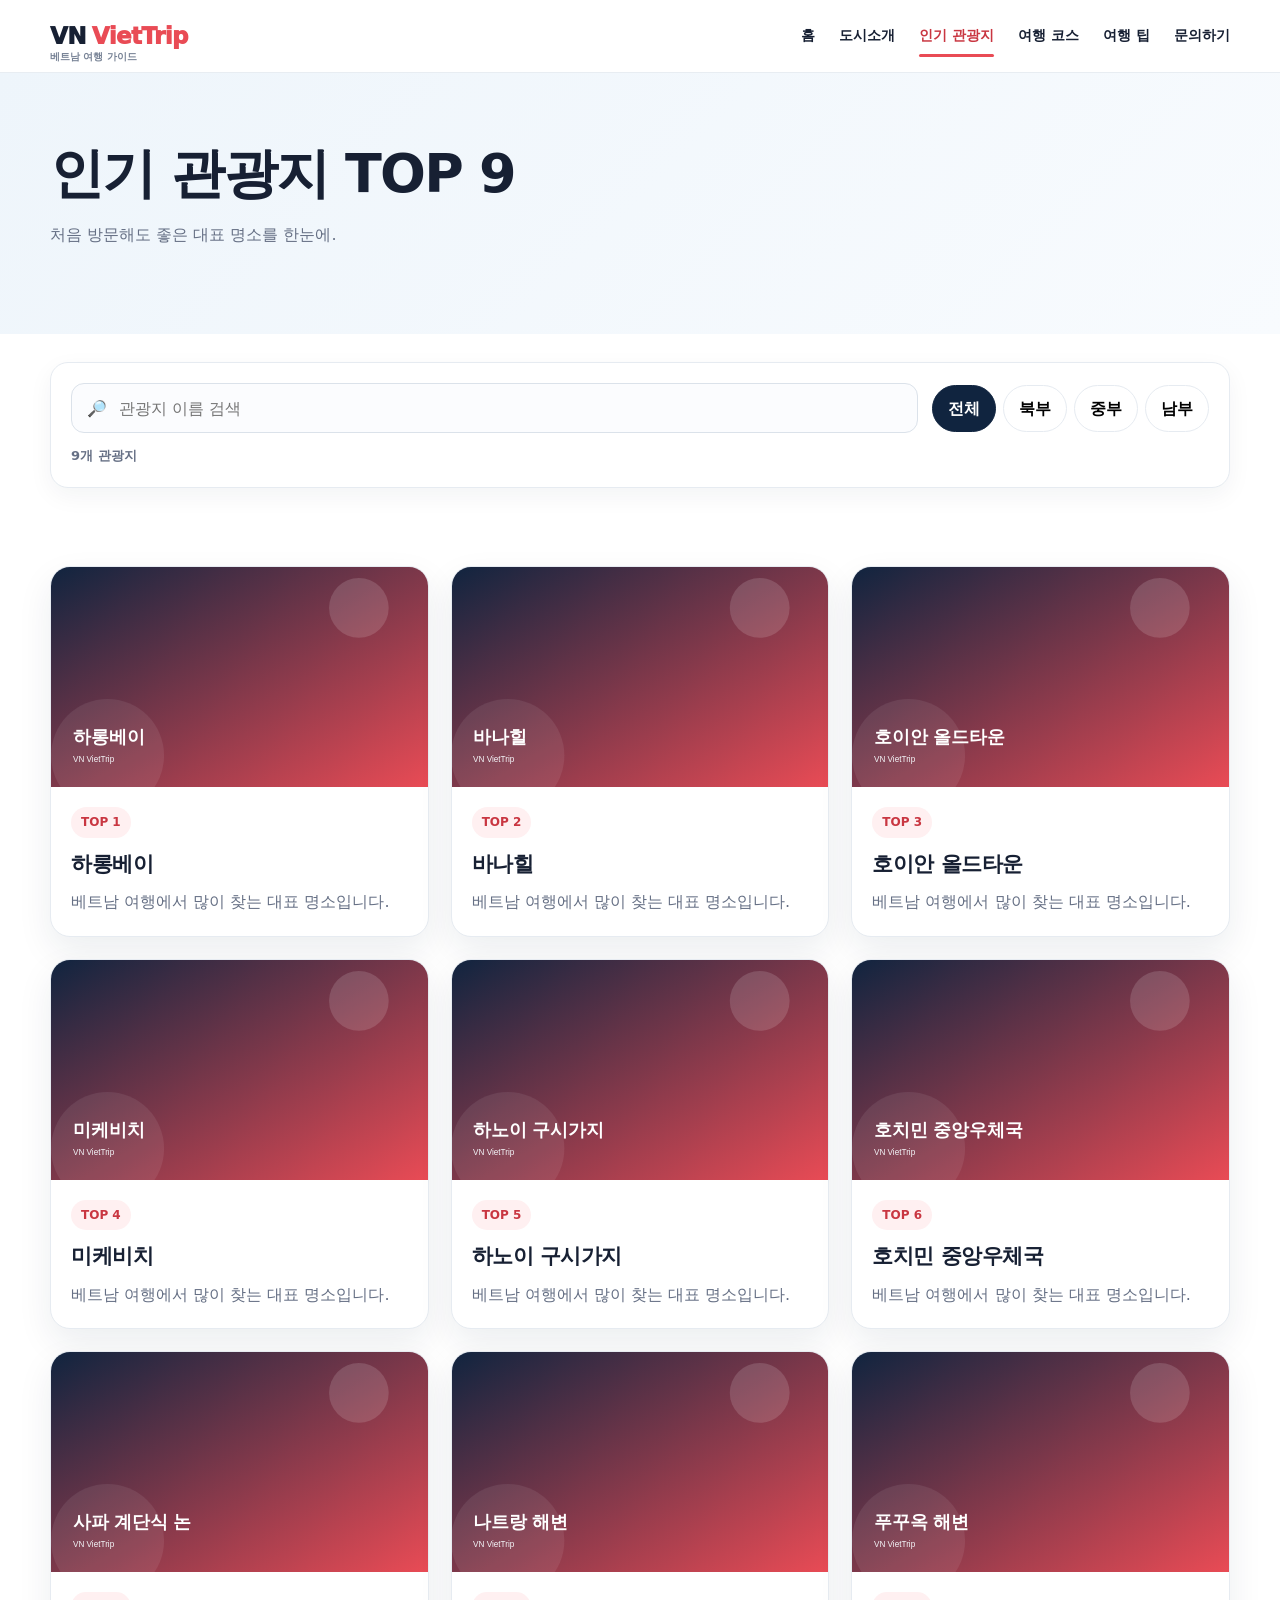
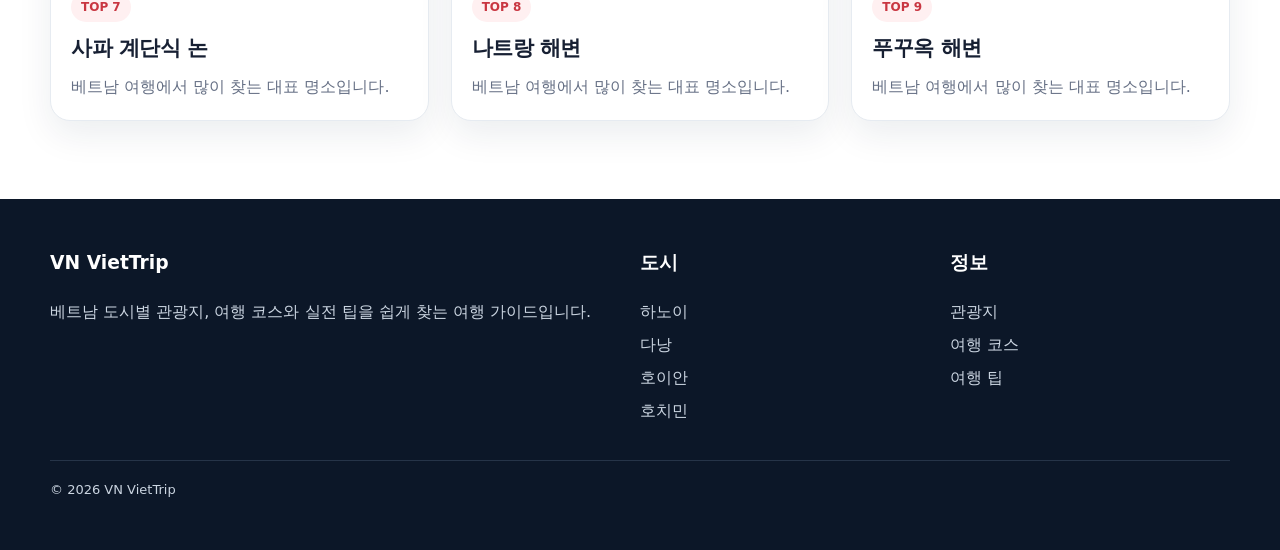
<file: attractions.html>
<!DOCTYPE html>
<html lang="ko"><head><meta charset="utf-8"/><meta content="width=device-width,initial-scale=1" name="viewport"/><title>인기 관광지 | VN VietTrip</title><link href="style.css" rel="stylesheet"/><meta content="베트남 여행지, 도시별 추천, 관광지와 여행 코스를 한눈에 확인하는 VN VietTrip 여행 가이드입니다." name="description"/></head><body><header class="header"><div class="wrap nav"><a class="logo" href="index.html">VN <span>VietTrip</span><small>베트남 여행 가이드</small></a><button aria-expanded="false" aria-label="메뉴 열기" class="menu" type="button">☰</button><nav class="links"><a href="index.html">홈</a><a href="cities.html">도시소개</a><a href="attractions.html">인기 관광지</a><a href="itinerary.html">여행 코스</a><a href="tips.html">여행 팁</a><a href="contact.html">문의하기</a></nav></div></header><section class="page"><div class="wrap"><h1>인기 관광지 TOP 9</h1><p class="muted">처음 방문해도 좋은 대표 명소를 한눈에.</p></div></section><section class="section compact-top"><div class="wrap">
<div class="filter-panel" aria-label="관광지 검색 및 필터">
  <div class="search-row">
    <label class="search-box"><span>🔎</span><input id="attractionSearch" type="search" placeholder="관광지 이름 검색" aria-label="관광지 검색"></label>
    <div class="filter-buttons" role="group" aria-label="관광지 지역 필터">
      <button class="filter-btn active" type="button" data-attraction-region="all">전체</button>
      <button class="filter-btn" type="button" data-attraction-region="북부">북부</button>
      <button class="filter-btn" type="button" data-attraction-region="중부">중부</button>
      <button class="filter-btn" type="button" data-attraction-region="남부">남부</button>
    </div>
  </div>
  <p class="filter-count" id="attractionCount">9개 관광지</p>
</div></div></section>
<section class="section"><div class="wrap"><div class="grid"><div class="card filter-card attraction-card" data-region="북부" data-search="하롱베이 북부 관광지"><img alt="하롱베이" decoding="async" loading="lazy" referrerpolicy="no-referrer" src="https://images.unsplash.com/photo-1509030450996-dd1a26dda07a?auto=format&amp;fit=crop&amp;w=1200&amp;q=85"/><div class="body"><span class="tag">TOP 1</span><h3>하롱베이</h3><p>베트남 여행에서 많이 찾는 대표 명소입니다.</p></div></div><div class="card filter-card attraction-card" data-region="중부" data-search="바나힐 중부 관광지"><img alt="바나힐" decoding="async" loading="lazy" referrerpolicy="no-referrer" src="https://images.unsplash.com/photo-1597907325502-27f4eda0b6fd?auto=format&amp;fit=crop&amp;w=1200&amp;q=85"/><div class="body"><span class="tag">TOP 2</span><h3>바나힐</h3><p>베트남 여행에서 많이 찾는 대표 명소입니다.</p></div></div><div class="card filter-card attraction-card" data-region="중부" data-search="호이안 올드타운 중부 관광지"><img alt="호이안 올드타운" decoding="async" loading="lazy" referrerpolicy="no-referrer" src="https://images.unsplash.com/photo-1559592413-7cec4d0cae2b?auto=format&amp;fit=crop&amp;w=1200&amp;q=85"/><div class="body"><span class="tag">TOP 3</span><h3>호이안 올드타운</h3><p>베트남 여행에서 많이 찾는 대표 명소입니다.</p></div></div><div class="card filter-card attraction-card" data-region="중부" data-search="미케비치 중부 관광지"><img alt="미케비치" decoding="async" loading="lazy" referrerpolicy="no-referrer" src="https://images.unsplash.com/photo-1510414842594-a61c69b5ae57?auto=format&amp;fit=crop&amp;w=1200&amp;q=85"/><div class="body"><span class="tag">TOP 4</span><h3>미케비치</h3><p>베트남 여행에서 많이 찾는 대표 명소입니다.</p></div></div><div class="card filter-card attraction-card" data-region="북부" data-search="하노이 구시가지 북부 관광지"><img alt="하노이 구시가지" decoding="async" loading="lazy" referrerpolicy="no-referrer" src="https://images.unsplash.com/photo-1509030450996-dd1a26dda07a?auto=format&amp;fit=crop&amp;w=1200&amp;q=85"/><div class="body"><span class="tag">TOP 5</span><h3>하노이 구시가지</h3><p>베트남 여행에서 많이 찾는 대표 명소입니다.</p></div></div><div class="card filter-card attraction-card" data-region="남부" data-search="호치민 중앙우체국 남부 관광지"><img alt="호치민 중앙우체국" decoding="async" loading="lazy" referrerpolicy="no-referrer" src="https://images.unsplash.com/photo-1583417319070-4a69db38a482?auto=format&amp;fit=crop&amp;w=1200&amp;q=85"/><div class="body"><span class="tag">TOP 6</span><h3>호치민 중앙우체국</h3><p>베트남 여행에서 많이 찾는 대표 명소입니다.</p></div></div><div class="card filter-card attraction-card" data-region="북부" data-search="사파 계단식 논 북부 관광지"><img alt="사파 계단식 논" decoding="async" loading="lazy" referrerpolicy="no-referrer" src="https://images.unsplash.com/photo-1528127269322-539801943592?auto=format&amp;fit=crop&amp;w=1200&amp;q=85"/><div class="body"><span class="tag">TOP 7</span><h3>사파 계단식 논</h3><p>베트남 여행에서 많이 찾는 대표 명소입니다.</p></div></div><div class="card filter-card attraction-card" data-region="남부" data-search="나트랑 해변 남부 관광지"><img alt="나트랑 해변" decoding="async" loading="lazy" referrerpolicy="no-referrer" src="https://images.unsplash.com/photo-1510414842594-a61c69b5ae57?auto=format&amp;fit=crop&amp;w=1200&amp;q=85"/><div class="body"><span class="tag">TOP 8</span><h3>나트랑 해변</h3><p>베트남 여행에서 많이 찾는 대표 명소입니다.</p></div></div><div class="card filter-card attraction-card" data-region="남부" data-search="푸꾸옥 해변 남부 관광지"><img alt="푸꾸옥 해변" decoding="async" loading="lazy" referrerpolicy="no-referrer" src="https://images.unsplash.com/photo-1540202404-a2f29016b523?auto=format&amp;fit=crop&amp;w=1200&amp;q=85"/><div class="body"><span class="tag">TOP 9</span><h3>푸꾸옥 해변</h3><p>베트남 여행에서 많이 찾는 대표 명소입니다.</p></div></div></div></div></section><footer class="footer"><div class="wrap foot"><div><h3>VN VietTrip</h3><p>베트남 도시별 관광지, 여행 코스와 실전 팁을 쉽게 찾는 여행 가이드입니다.</p></div><div><h3>도시</h3><a href="hanoi.html">하노이</a><a href="danang.html">다낭</a><a href="hoian.html">호이안</a><a href="hochiminh.html">호치민</a></div><div><h3>정보</h3><a href="attractions.html">관광지</a><a href="itinerary.html">여행 코스</a><a href="tips.html">여행 팁</a></div></div><div class="wrap copyright">© <span data-year=""></span> VN VietTrip</div></footer><script src="script.js"></script></body></html>
</file>
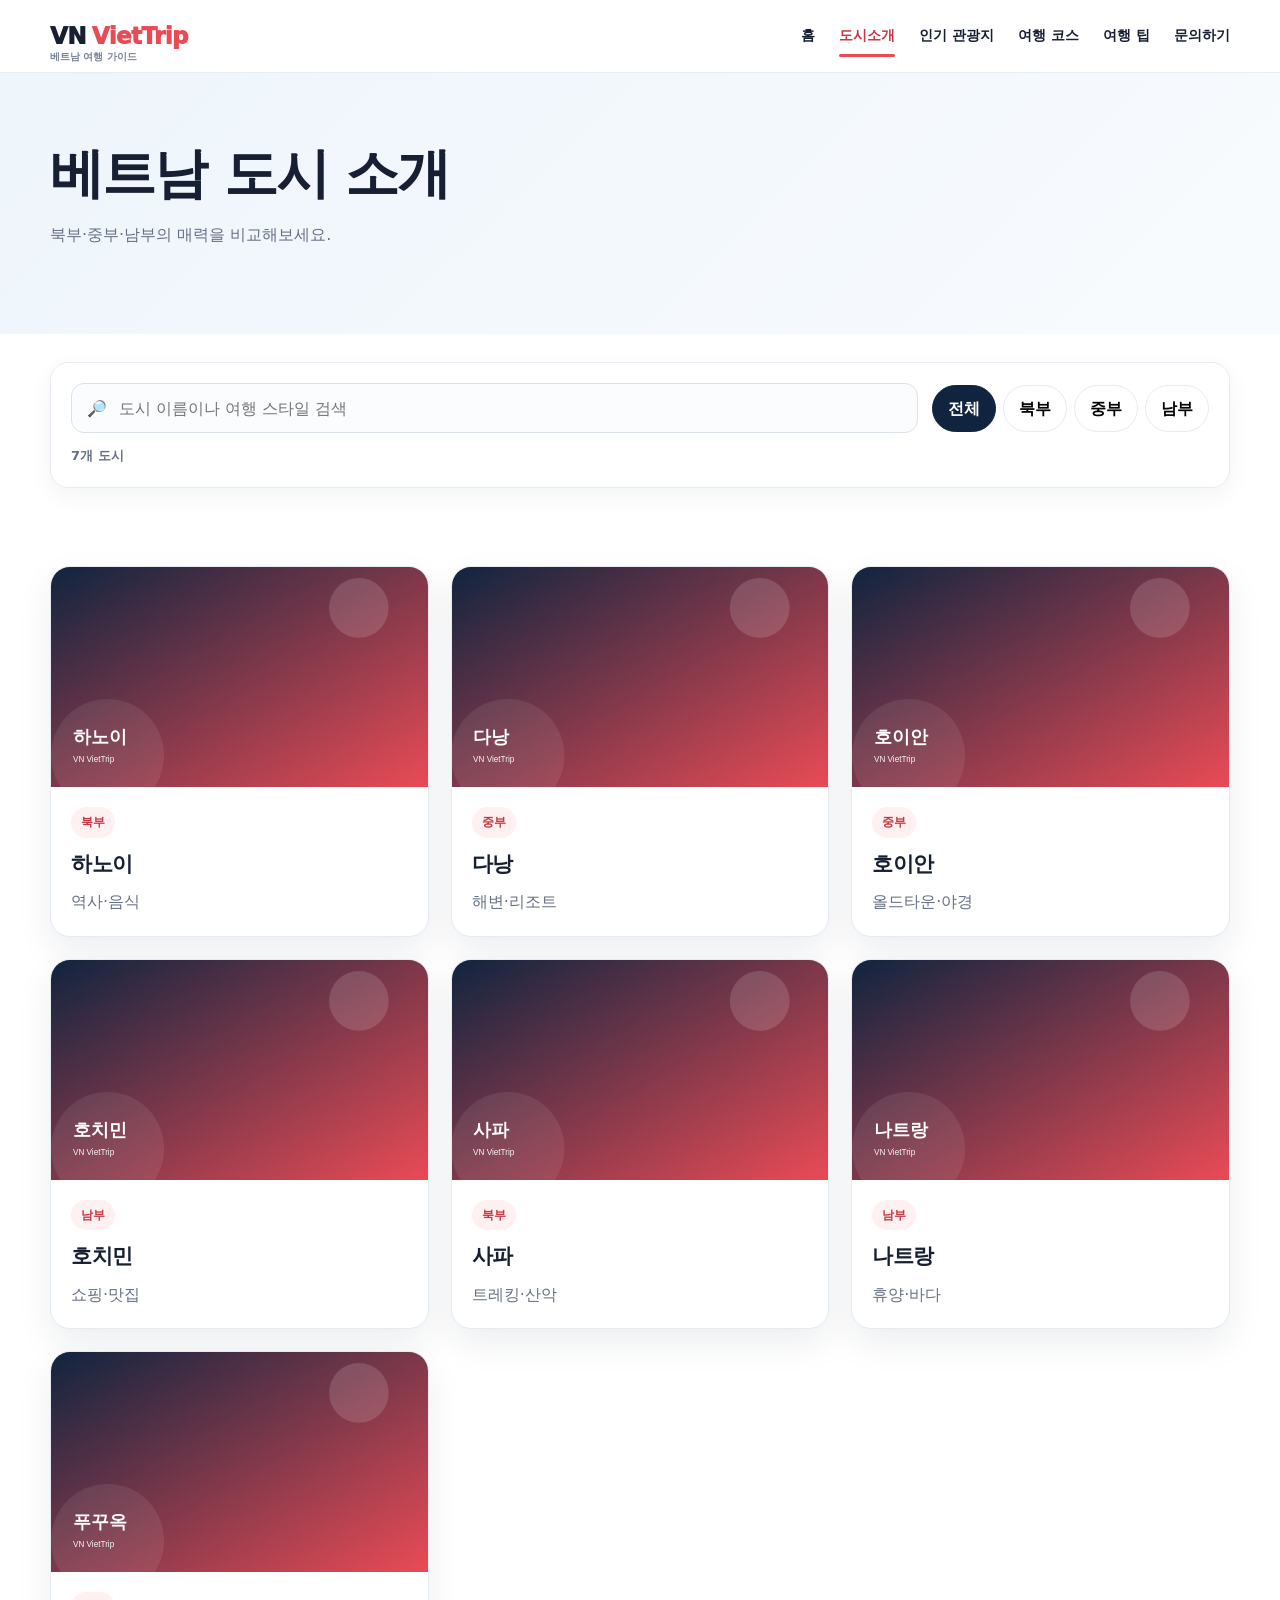
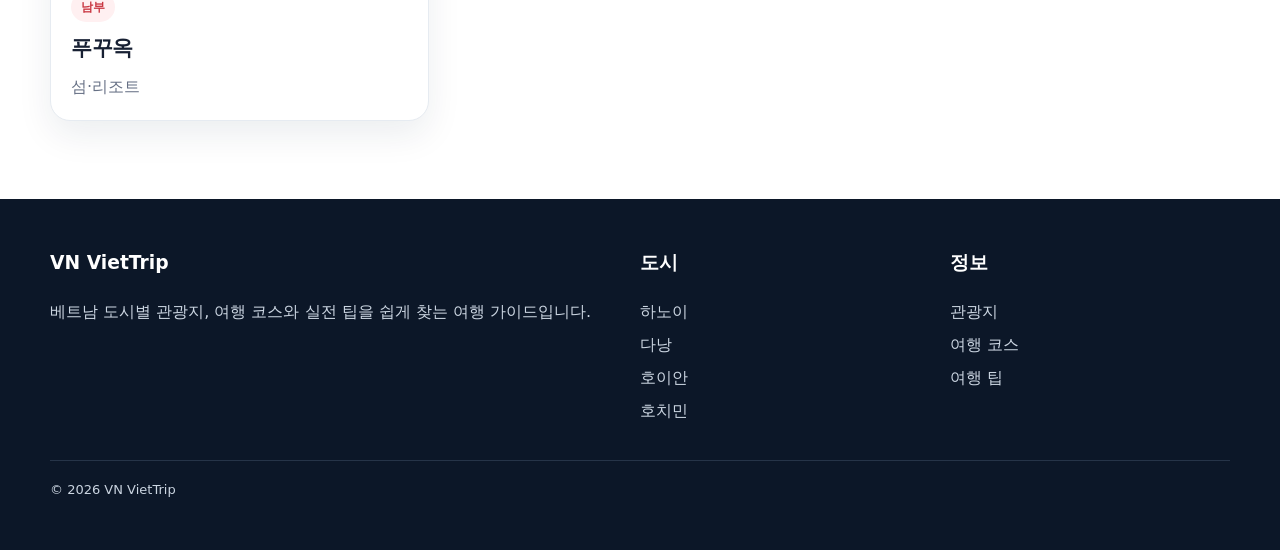
<file: cities.html>
<!DOCTYPE html>
<html lang="ko"><head><meta charset="utf-8"/><meta content="width=device-width,initial-scale=1" name="viewport"/><title>도시 소개 | VN VietTrip</title><link href="style.css" rel="stylesheet"/><meta content="베트남 여행지, 도시별 추천, 관광지와 여행 코스를 한눈에 확인하는 VN VietTrip 여행 가이드입니다." name="description"/></head><body><header class="header"><div class="wrap nav"><a class="logo" href="index.html">VN <span>VietTrip</span><small>베트남 여행 가이드</small></a><button aria-expanded="false" aria-label="메뉴 열기" class="menu" type="button">☰</button><nav class="links"><a href="index.html">홈</a><a href="cities.html">도시소개</a><a href="attractions.html">인기 관광지</a><a href="itinerary.html">여행 코스</a><a href="tips.html">여행 팁</a><a href="contact.html">문의하기</a></nav></div></header><section class="page"><div class="wrap"><h1>베트남 도시 소개</h1><p class="muted">북부·중부·남부의 매력을 비교해보세요.</p></div></section><section class="section compact-top"><div class="wrap">
<div class="filter-panel" aria-label="도시 검색 및 지역 필터">
  <div class="search-row">
    <label class="search-box"><span>🔎</span><input id="citySearch" type="search" placeholder="도시 이름이나 여행 스타일 검색" aria-label="도시 검색"></label>
    <div class="filter-buttons" role="group" aria-label="지역 필터">
      <button class="filter-btn active" type="button" data-city-region="all">전체</button>
      <button class="filter-btn" type="button" data-city-region="북부">북부</button>
      <button class="filter-btn" type="button" data-city-region="중부">중부</button>
      <button class="filter-btn" type="button" data-city-region="남부">남부</button>
    </div>
  </div>
  <p class="filter-count" id="cityCount">7개 도시</p>
</div></div></section>
<section class="section"><div class="wrap"><div class="grid"><a class="card filter-card city-card" data-region="북부" data-search="하노이 역사 음식" href="hanoi.html"><img alt="하노이" decoding="async" loading="lazy" referrerpolicy="no-referrer" src="https://images.unsplash.com/photo-1509030450996-dd1a26dda07a?auto=format&amp;fit=crop&amp;w=1200&amp;q=85"/><div class="body"><span class="tag">북부</span><h3>하노이</h3><p>역사·음식</p></div></a><a class="card filter-card city-card" data-region="중부" data-search="다낭 해변 리조트 가족여행" href="danang.html"><img alt="다낭" decoding="async" loading="lazy" referrerpolicy="no-referrer" src="https://images.unsplash.com/photo-1597907325502-27f4eda0b6fd?auto=format&amp;fit=crop&amp;w=1200&amp;q=85"/><div class="body"><span class="tag">중부</span><h3>다낭</h3><p>해변·리조트</p></div></a><a class="card filter-card city-card" data-region="중부" data-search="호이안 올드타운 야경 감성여행" href="hoian.html"><img alt="호이안" decoding="async" loading="lazy" referrerpolicy="no-referrer" src="https://images.unsplash.com/photo-1559592413-7cec4d0cae2b?auto=format&amp;fit=crop&amp;w=1200&amp;q=85"/><div class="body"><span class="tag">중부</span><h3>호이안</h3><p>올드타운·야경</p></div></a><a class="card filter-card city-card" data-region="남부" data-search="호치민 쇼핑 맛집 도시여행" href="hochiminh.html"><img alt="호치민" decoding="async" loading="lazy" referrerpolicy="no-referrer" src="https://images.unsplash.com/photo-1583417319070-4a69db38a482?auto=format&amp;fit=crop&amp;w=1200&amp;q=85"/><div class="body"><span class="tag">남부</span><h3>호치민</h3><p>쇼핑·맛집</p></div></a><a class="card filter-card city-card" data-region="북부" data-search="사파 트레킹 산악 자연" href="sapa.html"><img alt="사파" decoding="async" loading="lazy" referrerpolicy="no-referrer" src="https://images.unsplash.com/photo-1528127269322-539801943592?auto=format&amp;fit=crop&amp;w=1200&amp;q=85"/><div class="body"><span class="tag">북부</span><h3>사파</h3><p>트레킹·산악</p></div></a><a class="card filter-card city-card" data-region="남부" data-search="나트랑 휴양 바다 해양 액티비티" href="nhatrang.html"><img alt="나트랑" decoding="async" loading="lazy" referrerpolicy="no-referrer" src="https://images.unsplash.com/photo-1510414842594-a61c69b5ae57?auto=format&amp;fit=crop&amp;w=1200&amp;q=85"/><div class="body"><span class="tag">남부</span><h3>나트랑</h3><p>휴양·바다</p></div></a><a class="card filter-card city-card" data-region="남부" data-search="푸꾸옥 섬 리조트 휴양" href="phuquoc.html"><img alt="푸꾸옥" decoding="async" loading="lazy" referrerpolicy="no-referrer" src="https://images.unsplash.com/photo-1540202404-a2f29016b523?auto=format&amp;fit=crop&amp;w=1200&amp;q=85"/><div class="body"><span class="tag">남부</span><h3>푸꾸옥</h3><p>섬·리조트</p></div></a></div></div></section><footer class="footer"><div class="wrap foot"><div><h3>VN VietTrip</h3><p>베트남 도시별 관광지, 여행 코스와 실전 팁을 쉽게 찾는 여행 가이드입니다.</p></div><div><h3>도시</h3><a href="hanoi.html">하노이</a><a href="danang.html">다낭</a><a href="hoian.html">호이안</a><a href="hochiminh.html">호치민</a></div><div><h3>정보</h3><a href="attractions.html">관광지</a><a href="itinerary.html">여행 코스</a><a href="tips.html">여행 팁</a></div></div><div class="wrap copyright">© <span data-year=""></span> VN VietTrip</div></footer><script src="script.js"></script></body></html>
</file>
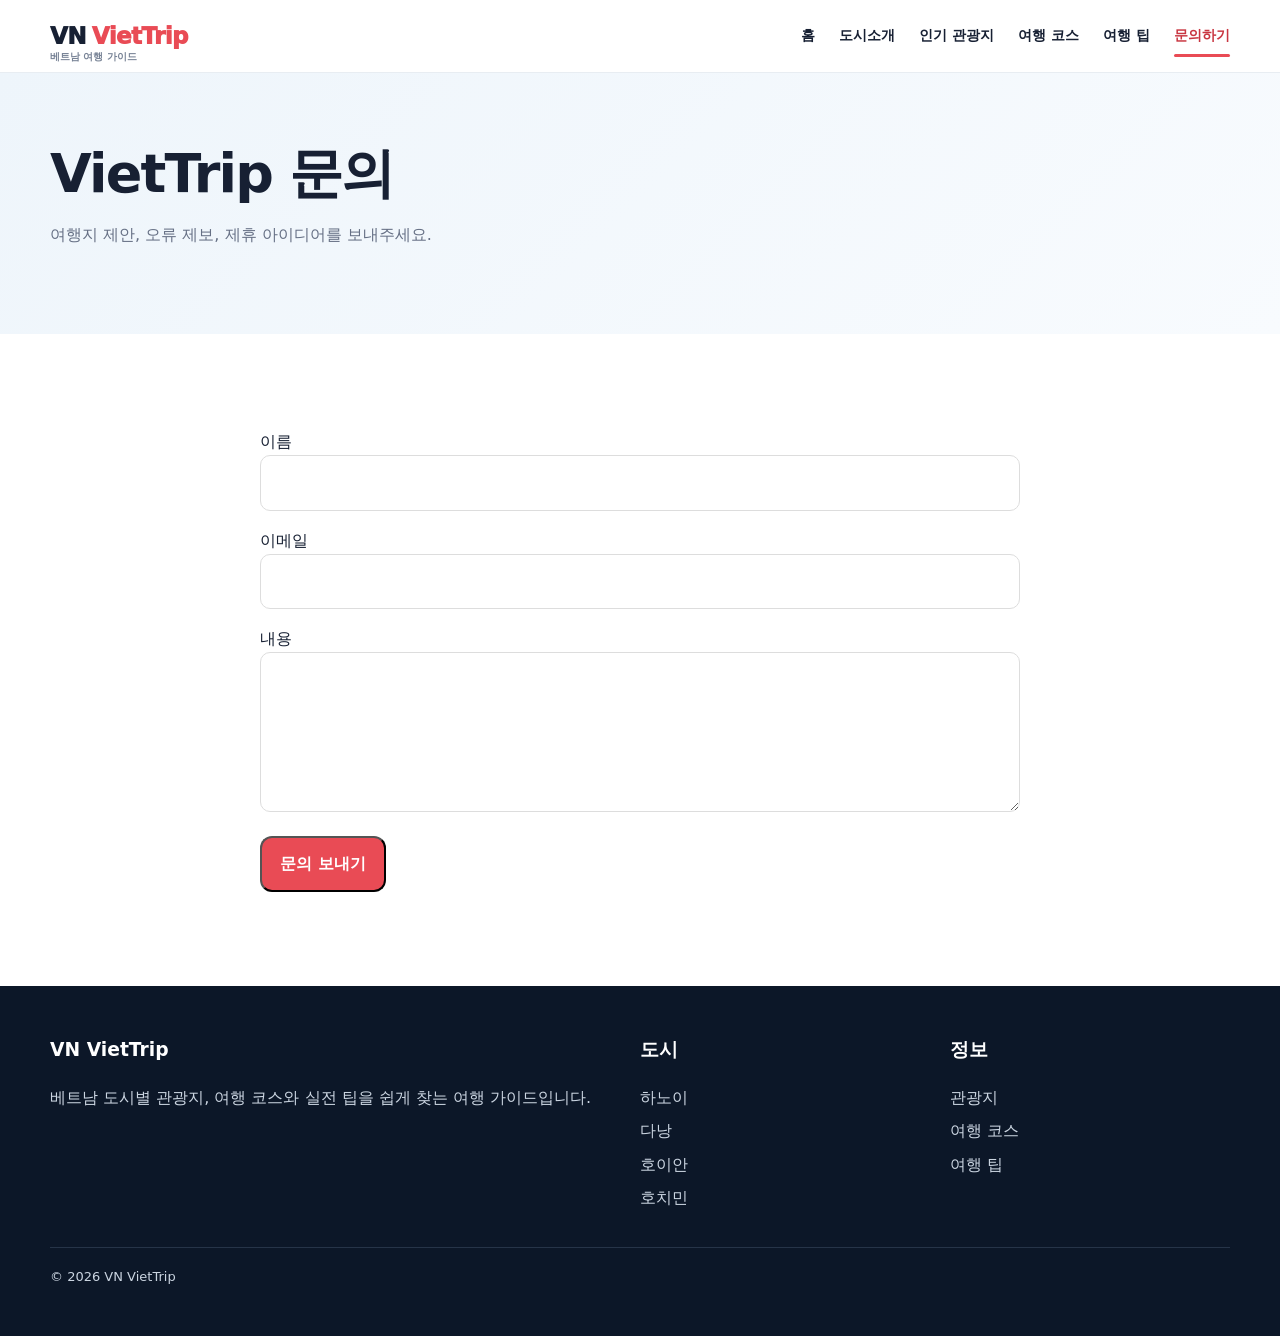
<file: contact.html>
<!DOCTYPE html>
<html lang="ko"><head><meta charset="utf-8"/><meta content="width=device-width,initial-scale=1" name="viewport"/><title>문의하기 | VN VietTrip</title><link href="style.css" rel="stylesheet"/><meta content="베트남 여행지, 도시별 추천, 관광지와 여행 코스를 한눈에 확인하는 VN VietTrip 여행 가이드입니다." name="description"/></head><body><header class="header"><div class="wrap nav"><a class="logo" href="index.html">VN <span>VietTrip</span><small>베트남 여행 가이드</small></a><button aria-expanded="false" aria-label="메뉴 열기" class="menu" type="button">☰</button><nav class="links"><a href="index.html">홈</a><a href="cities.html">도시소개</a><a href="attractions.html">인기 관광지</a><a href="itinerary.html">여행 코스</a><a href="tips.html">여행 팁</a><a href="contact.html">문의하기</a></nav></div></header><section class="page"><div class="wrap"><h1>VietTrip 문의</h1><p class="muted">여행지 제안, 오류 제보, 제휴 아이디어를 보내주세요.</p></div></section><section class="section"><div class="wrap" style="max-width:760px"><form id="contactForm"><p>이름<br/><input required="" style="width:100%;padding:13px;border:1px solid #ddd;border-radius:10px"/></p><p>이메일<br/><input required="" style="width:100%;padding:13px;border:1px solid #ddd;border-radius:10px" type="email"/></p><p>내용<br/><textarea required="" style="width:100%;height:160px;padding:13px;border:1px solid #ddd;border-radius:10px"></textarea></p><button class="btn red">문의 보내기</button><p id="result"></p></form></div></section><footer class="footer"><div class="wrap foot"><div><h3>VN VietTrip</h3><p>베트남 도시별 관광지, 여행 코스와 실전 팁을 쉽게 찾는 여행 가이드입니다.</p></div><div><h3>도시</h3><a href="hanoi.html">하노이</a><a href="danang.html">다낭</a><a href="hoian.html">호이안</a><a href="hochiminh.html">호치민</a></div><div><h3>정보</h3><a href="attractions.html">관광지</a><a href="itinerary.html">여행 코스</a><a href="tips.html">여행 팁</a></div></div><div class="wrap copyright">© <span data-year=""></span> VN VietTrip</div></footer><script src="script.js"></script></body></html>
</file>
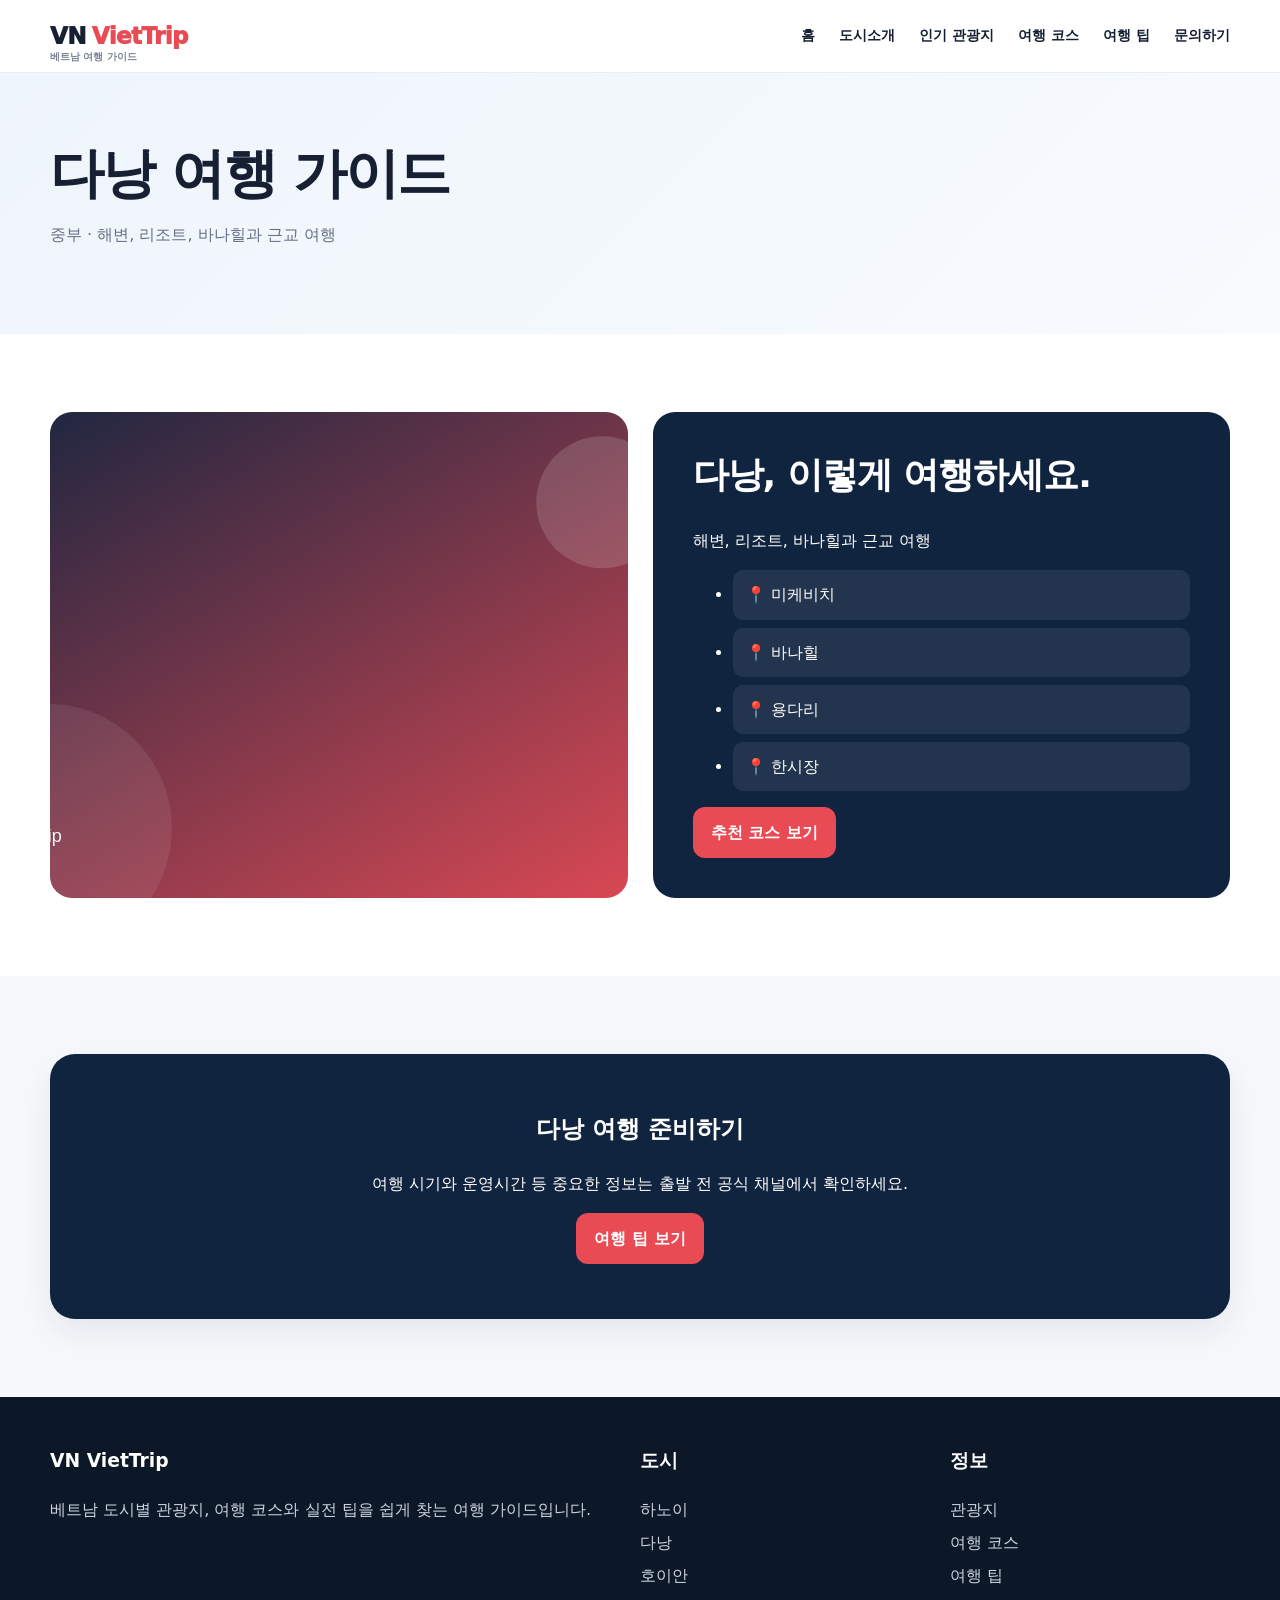
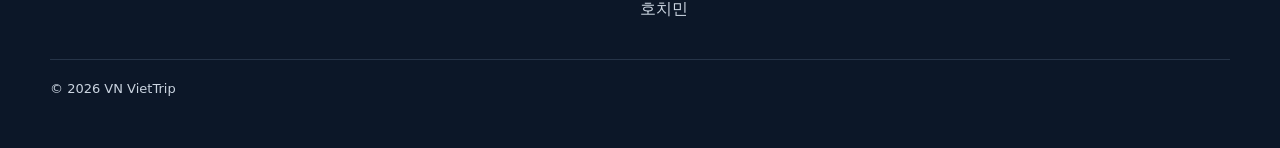
<file: danang.html>
<!DOCTYPE html>
<html lang="ko"><head><meta charset="utf-8"/><meta content="width=device-width,initial-scale=1" name="viewport"/><title>다낭 여행 가이드 | VN VietTrip</title><link href="style.css" rel="stylesheet"/><meta content="베트남 여행지, 도시별 추천, 관광지와 여행 코스를 한눈에 확인하는 VN VietTrip 여행 가이드입니다." name="description"/></head><body><header class="header"><div class="wrap nav"><a class="logo" href="index.html">VN <span>VietTrip</span><small>베트남 여행 가이드</small></a><button aria-expanded="false" aria-label="메뉴 열기" class="menu" type="button">☰</button><nav class="links"><a href="index.html">홈</a><a href="cities.html">도시소개</a><a href="attractions.html">인기 관광지</a><a href="itinerary.html">여행 코스</a><a href="tips.html">여행 팁</a><a href="contact.html">문의하기</a></nav></div></header><section class="page"><div class="wrap"><h1>다낭 여행 가이드</h1><p class="muted">중부 · 해변, 리조트, 바나힐과 근교 여행</p></div></section><section class="section"><div class="wrap"><div class="feature"><img alt="다낭" decoding="async" loading="lazy" referrerpolicy="no-referrer" src="https://images.unsplash.com/photo-1597907325502-27f4eda0b6fd?auto=format&amp;fit=crop&amp;w=1200&amp;q=85"/><div class="box"><h2>다낭, 이렇게 여행하세요.</h2><p>해변, 리조트, 바나힐과 근교 여행</p><ul><li>📍 미케비치</li><li>📍 바나힐</li><li>📍 용다리</li><li>📍 한시장</li></ul><a class="btn red" href="itinerary.html">추천 코스 보기</a></div></div></div></section><section class="section alt"><div class="wrap"><div class="cta"><h2>다낭 여행 준비하기</h2><p>여행 시기와 운영시간 등 중요한 정보는 출발 전 공식 채널에서 확인하세요.</p><a class="btn red" href="tips.html">여행 팁 보기</a></div></div></section><footer class="footer"><div class="wrap foot"><div><h3>VN VietTrip</h3><p>베트남 도시별 관광지, 여행 코스와 실전 팁을 쉽게 찾는 여행 가이드입니다.</p></div><div><h3>도시</h3><a href="hanoi.html">하노이</a><a href="danang.html">다낭</a><a href="hoian.html">호이안</a><a href="hochiminh.html">호치민</a></div><div><h3>정보</h3><a href="attractions.html">관광지</a><a href="itinerary.html">여행 코스</a><a href="tips.html">여행 팁</a></div></div><div class="wrap copyright">© <span data-year=""></span> VN VietTrip</div></footer><script src="script.js"></script></body></html>
</file>
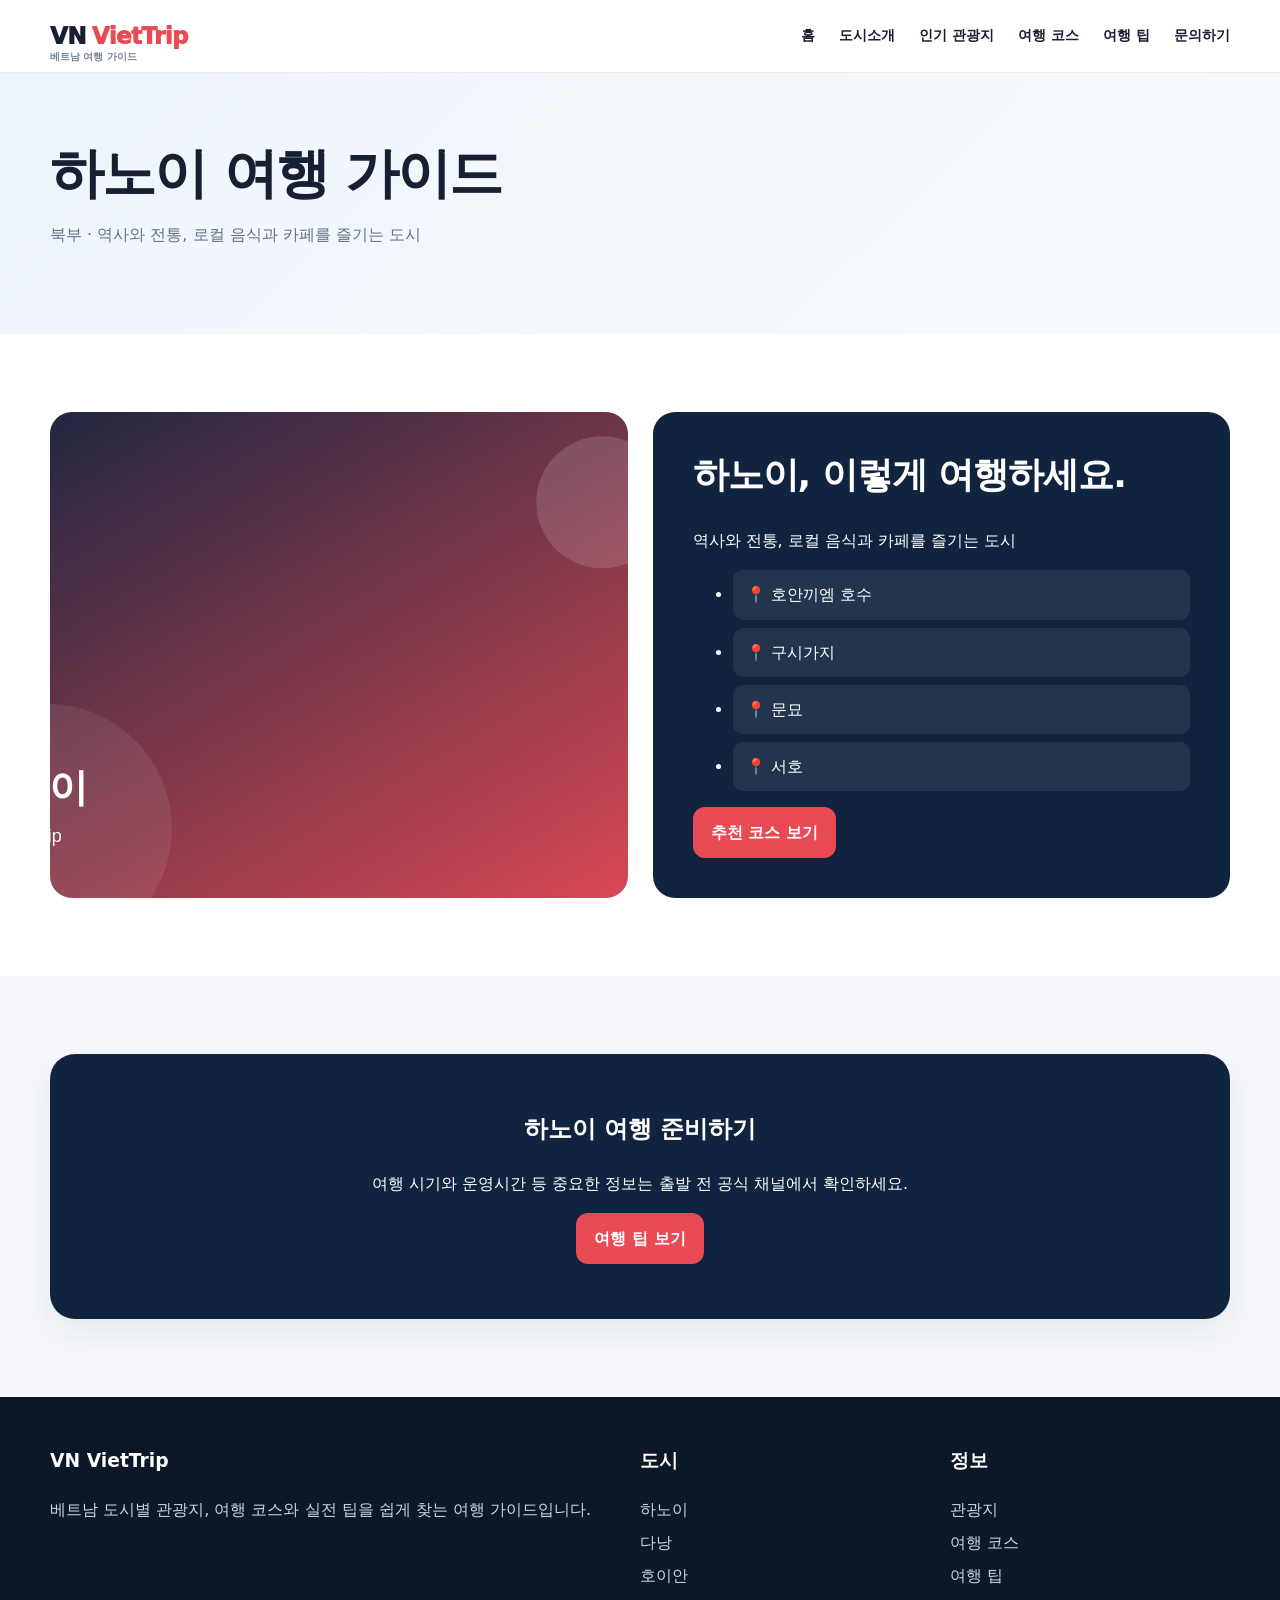
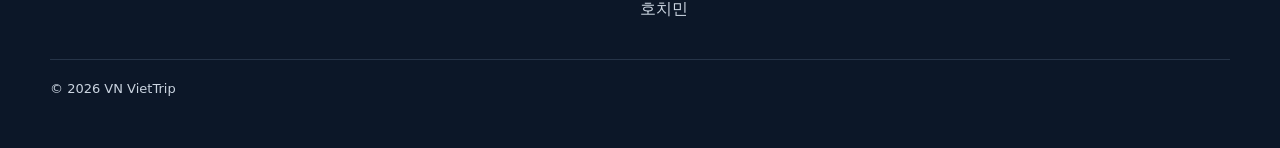
<file: hanoi.html>
<!DOCTYPE html>
<html lang="ko"><head><meta charset="utf-8"/><meta content="width=device-width,initial-scale=1" name="viewport"/><title>하노이 여행 가이드 | VN VietTrip</title><link href="style.css" rel="stylesheet"/><meta content="베트남 여행지, 도시별 추천, 관광지와 여행 코스를 한눈에 확인하는 VN VietTrip 여행 가이드입니다." name="description"/></head><body><header class="header"><div class="wrap nav"><a class="logo" href="index.html">VN <span>VietTrip</span><small>베트남 여행 가이드</small></a><button aria-expanded="false" aria-label="메뉴 열기" class="menu" type="button">☰</button><nav class="links"><a href="index.html">홈</a><a href="cities.html">도시소개</a><a href="attractions.html">인기 관광지</a><a href="itinerary.html">여행 코스</a><a href="tips.html">여행 팁</a><a href="contact.html">문의하기</a></nav></div></header><section class="page"><div class="wrap"><h1>하노이 여행 가이드</h1><p class="muted">북부 · 역사와 전통, 로컬 음식과 카페를 즐기는 도시</p></div></section><section class="section"><div class="wrap"><div class="feature"><img alt="하노이" decoding="async" loading="lazy" referrerpolicy="no-referrer" src="https://images.unsplash.com/photo-1509030450996-dd1a26dda07a?auto=format&amp;fit=crop&amp;w=1200&amp;q=85"/><div class="box"><h2>하노이, 이렇게 여행하세요.</h2><p>역사와 전통, 로컬 음식과 카페를 즐기는 도시</p><ul><li>📍 호안끼엠 호수</li><li>📍 구시가지</li><li>📍 문묘</li><li>📍 서호</li></ul><a class="btn red" href="itinerary.html">추천 코스 보기</a></div></div></div></section><section class="section alt"><div class="wrap"><div class="cta"><h2>하노이 여행 준비하기</h2><p>여행 시기와 운영시간 등 중요한 정보는 출발 전 공식 채널에서 확인하세요.</p><a class="btn red" href="tips.html">여행 팁 보기</a></div></div></section><footer class="footer"><div class="wrap foot"><div><h3>VN VietTrip</h3><p>베트남 도시별 관광지, 여행 코스와 실전 팁을 쉽게 찾는 여행 가이드입니다.</p></div><div><h3>도시</h3><a href="hanoi.html">하노이</a><a href="danang.html">다낭</a><a href="hoian.html">호이안</a><a href="hochiminh.html">호치민</a></div><div><h3>정보</h3><a href="attractions.html">관광지</a><a href="itinerary.html">여행 코스</a><a href="tips.html">여행 팁</a></div></div><div class="wrap copyright">© <span data-year=""></span> VN VietTrip</div></footer><script src="script.js"></script></body></html>
</file>
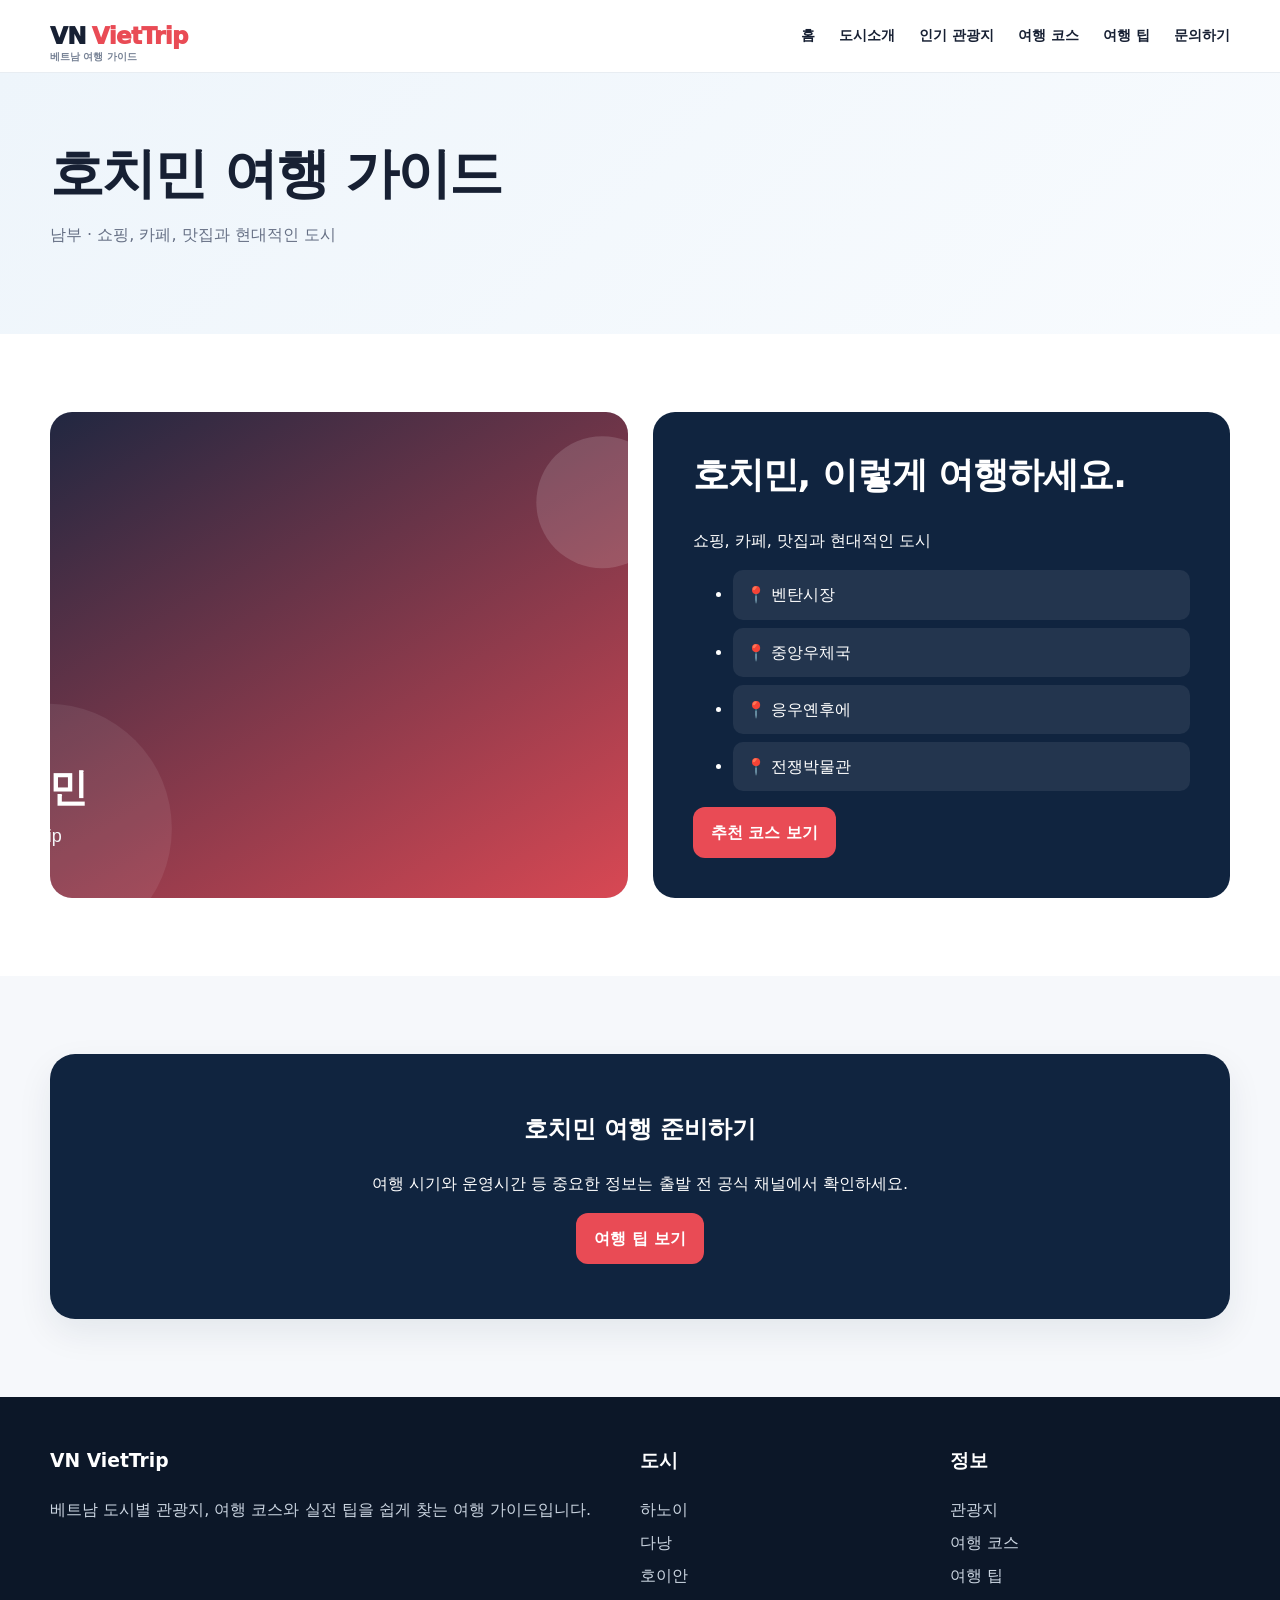
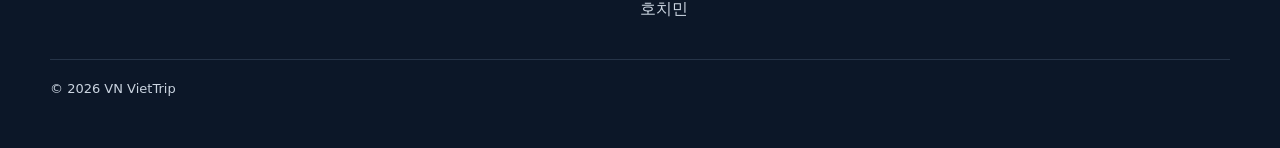
<file: hochiminh.html>
<!DOCTYPE html>
<html lang="ko"><head><meta charset="utf-8"/><meta content="width=device-width,initial-scale=1" name="viewport"/><title>호치민 여행 가이드 | VN VietTrip</title><link href="style.css" rel="stylesheet"/><meta content="베트남 여행지, 도시별 추천, 관광지와 여행 코스를 한눈에 확인하는 VN VietTrip 여행 가이드입니다." name="description"/></head><body><header class="header"><div class="wrap nav"><a class="logo" href="index.html">VN <span>VietTrip</span><small>베트남 여행 가이드</small></a><button aria-expanded="false" aria-label="메뉴 열기" class="menu" type="button">☰</button><nav class="links"><a href="index.html">홈</a><a href="cities.html">도시소개</a><a href="attractions.html">인기 관광지</a><a href="itinerary.html">여행 코스</a><a href="tips.html">여행 팁</a><a href="contact.html">문의하기</a></nav></div></header><section class="page"><div class="wrap"><h1>호치민 여행 가이드</h1><p class="muted">남부 · 쇼핑, 카페, 맛집과 현대적인 도시</p></div></section><section class="section"><div class="wrap"><div class="feature"><img alt="호치민" decoding="async" loading="lazy" referrerpolicy="no-referrer" src="https://images.unsplash.com/photo-1583417319070-4a69db38a482?auto=format&amp;fit=crop&amp;w=1200&amp;q=85"/><div class="box"><h2>호치민, 이렇게 여행하세요.</h2><p>쇼핑, 카페, 맛집과 현대적인 도시</p><ul><li>📍 벤탄시장</li><li>📍 중앙우체국</li><li>📍 응우옌후에</li><li>📍 전쟁박물관</li></ul><a class="btn red" href="itinerary.html">추천 코스 보기</a></div></div></div></section><section class="section alt"><div class="wrap"><div class="cta"><h2>호치민 여행 준비하기</h2><p>여행 시기와 운영시간 등 중요한 정보는 출발 전 공식 채널에서 확인하세요.</p><a class="btn red" href="tips.html">여행 팁 보기</a></div></div></section><footer class="footer"><div class="wrap foot"><div><h3>VN VietTrip</h3><p>베트남 도시별 관광지, 여행 코스와 실전 팁을 쉽게 찾는 여행 가이드입니다.</p></div><div><h3>도시</h3><a href="hanoi.html">하노이</a><a href="danang.html">다낭</a><a href="hoian.html">호이안</a><a href="hochiminh.html">호치민</a></div><div><h3>정보</h3><a href="attractions.html">관광지</a><a href="itinerary.html">여행 코스</a><a href="tips.html">여행 팁</a></div></div><div class="wrap copyright">© <span data-year=""></span> VN VietTrip</div></footer><script src="script.js"></script></body></html>
</file>
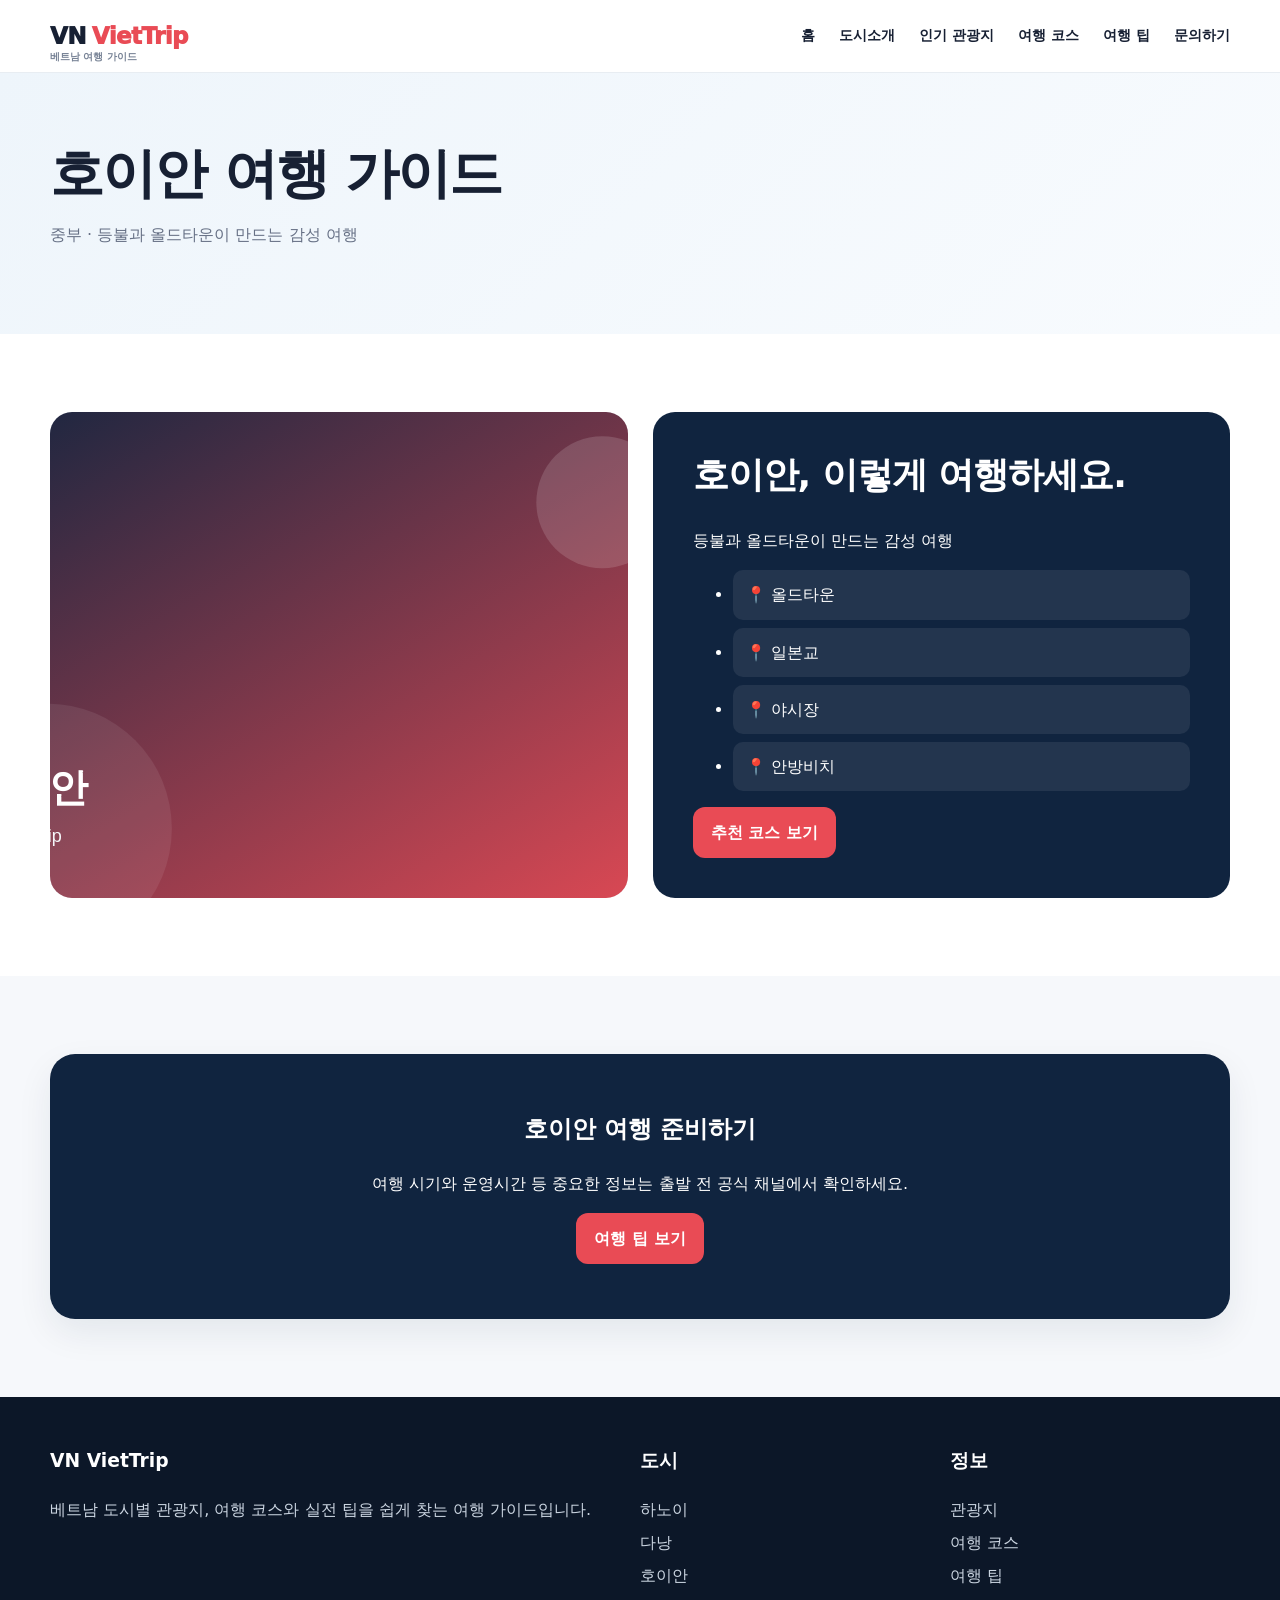
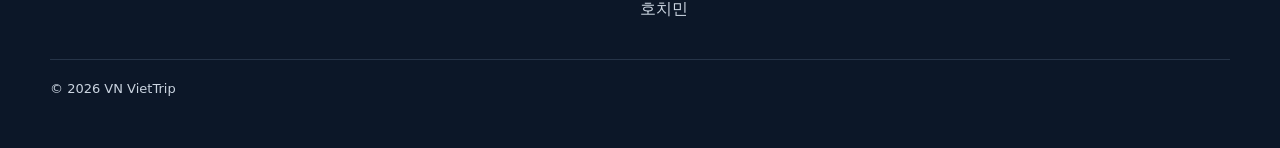
<file: hoian.html>
<!DOCTYPE html>
<html lang="ko"><head><meta charset="utf-8"/><meta content="width=device-width,initial-scale=1" name="viewport"/><title>호이안 여행 가이드 | VN VietTrip</title><link href="style.css" rel="stylesheet"/><meta content="베트남 여행지, 도시별 추천, 관광지와 여행 코스를 한눈에 확인하는 VN VietTrip 여행 가이드입니다." name="description"/></head><body><header class="header"><div class="wrap nav"><a class="logo" href="index.html">VN <span>VietTrip</span><small>베트남 여행 가이드</small></a><button aria-expanded="false" aria-label="메뉴 열기" class="menu" type="button">☰</button><nav class="links"><a href="index.html">홈</a><a href="cities.html">도시소개</a><a href="attractions.html">인기 관광지</a><a href="itinerary.html">여행 코스</a><a href="tips.html">여행 팁</a><a href="contact.html">문의하기</a></nav></div></header><section class="page"><div class="wrap"><h1>호이안 여행 가이드</h1><p class="muted">중부 · 등불과 올드타운이 만드는 감성 여행</p></div></section><section class="section"><div class="wrap"><div class="feature"><img alt="호이안" decoding="async" loading="lazy" referrerpolicy="no-referrer" src="https://images.unsplash.com/photo-1559592413-7cec4d0cae2b?auto=format&amp;fit=crop&amp;w=1200&amp;q=85"/><div class="box"><h2>호이안, 이렇게 여행하세요.</h2><p>등불과 올드타운이 만드는 감성 여행</p><ul><li>📍 올드타운</li><li>📍 일본교</li><li>📍 야시장</li><li>📍 안방비치</li></ul><a class="btn red" href="itinerary.html">추천 코스 보기</a></div></div></div></section><section class="section alt"><div class="wrap"><div class="cta"><h2>호이안 여행 준비하기</h2><p>여행 시기와 운영시간 등 중요한 정보는 출발 전 공식 채널에서 확인하세요.</p><a class="btn red" href="tips.html">여행 팁 보기</a></div></div></section><footer class="footer"><div class="wrap foot"><div><h3>VN VietTrip</h3><p>베트남 도시별 관광지, 여행 코스와 실전 팁을 쉽게 찾는 여행 가이드입니다.</p></div><div><h3>도시</h3><a href="hanoi.html">하노이</a><a href="danang.html">다낭</a><a href="hoian.html">호이안</a><a href="hochiminh.html">호치민</a></div><div><h3>정보</h3><a href="attractions.html">관광지</a><a href="itinerary.html">여행 코스</a><a href="tips.html">여행 팁</a></div></div><div class="wrap copyright">© <span data-year=""></span> VN VietTrip</div></footer><script src="script.js"></script></body></html>
</file>
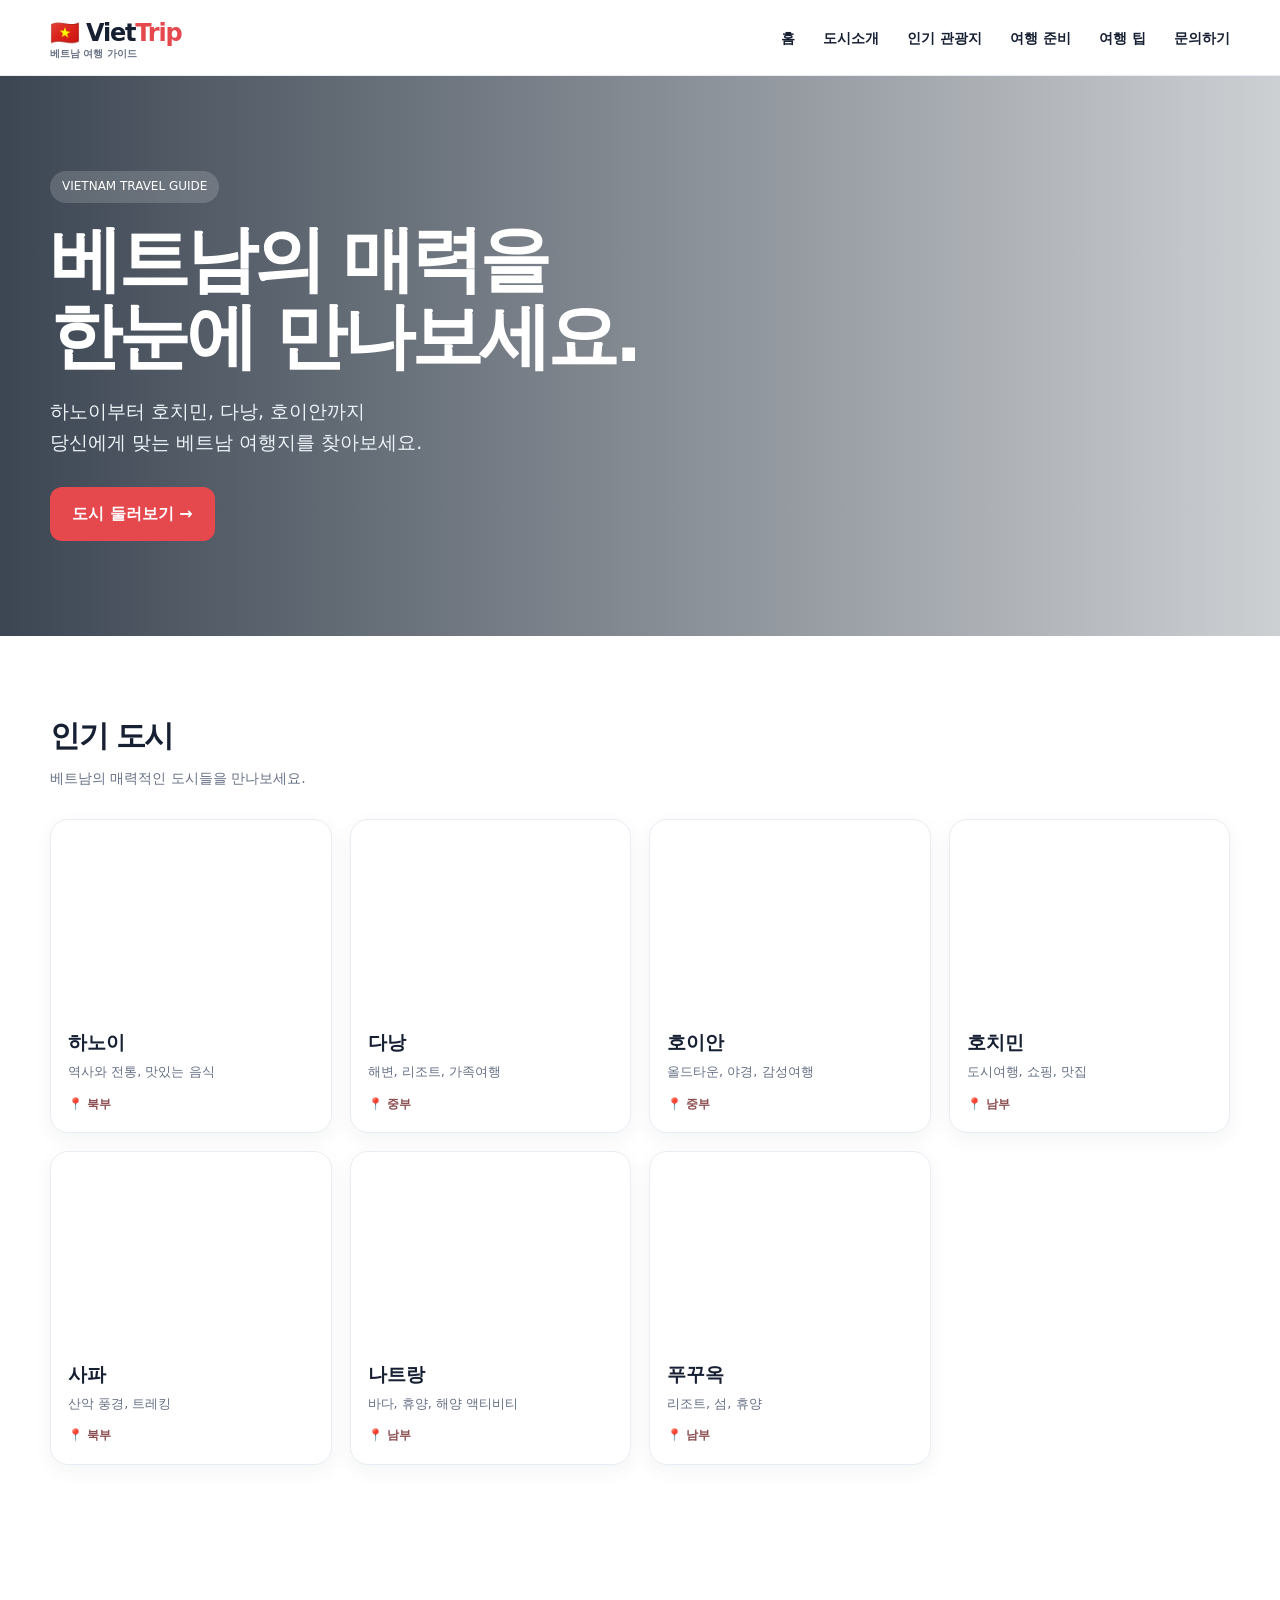
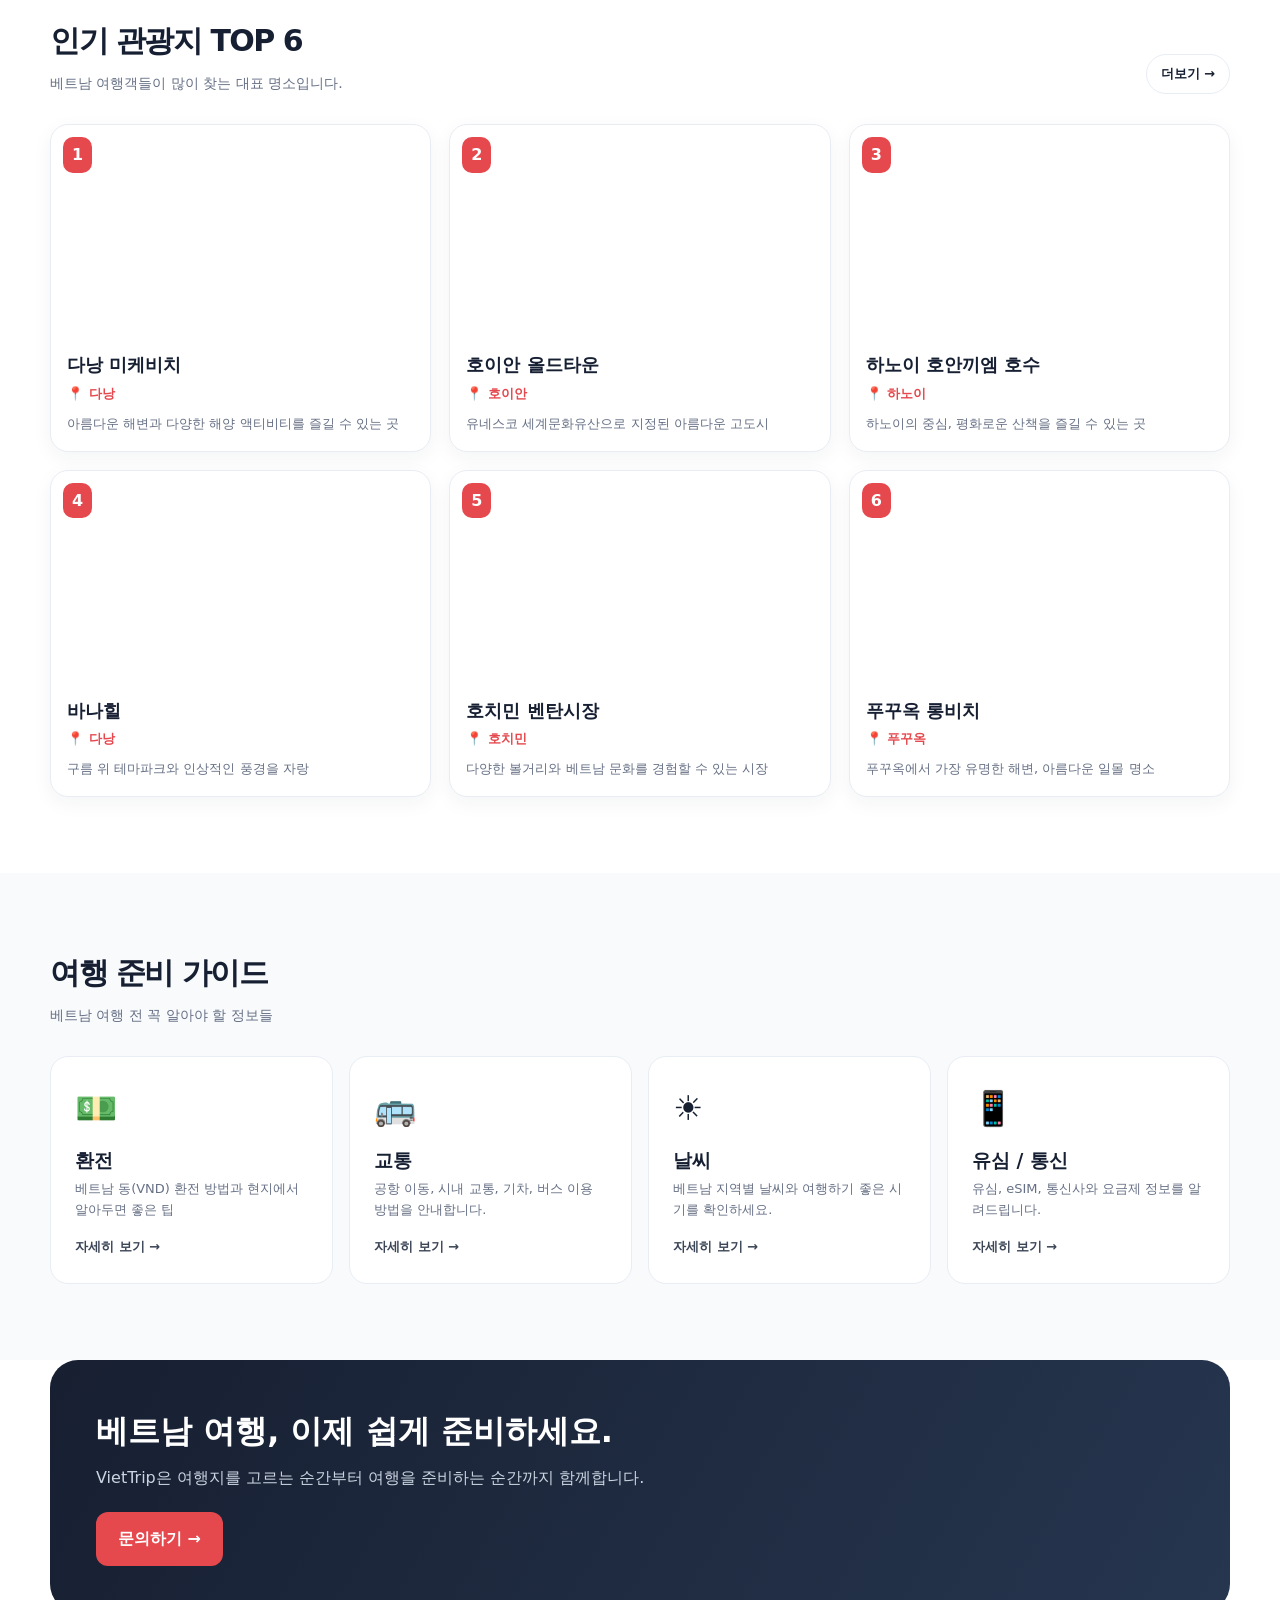
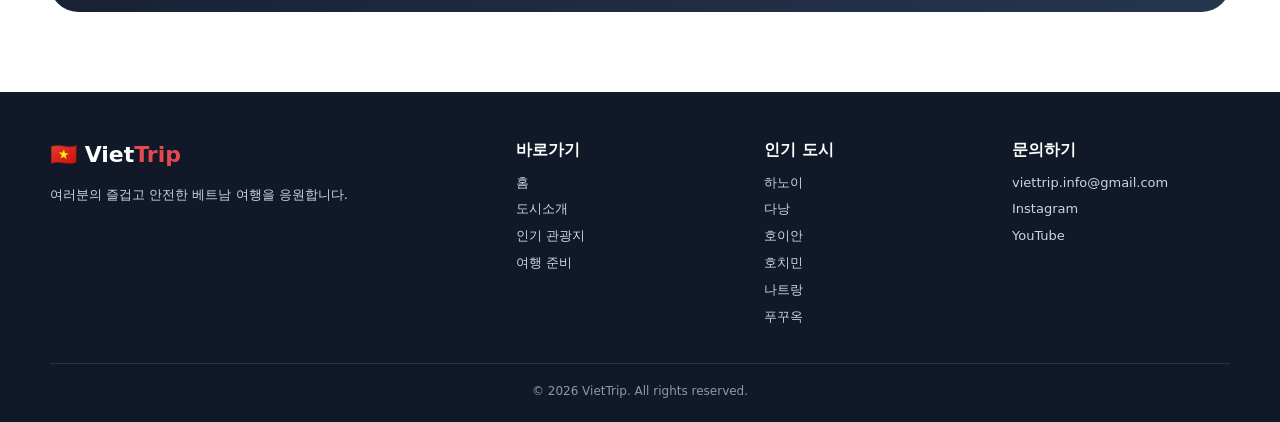
<file: index.html.html>
<!doctype html>
<html lang="ko">
<head>
<meta charset="utf-8">
<meta name="viewport" content="width=device-width,initial-scale=1">
<title>VietTrip — 베트남 여행 가이드</title>
<meta name="description" content="하노이, 다낭, 호이안, 호치민, 사파, 나트랑, 푸꾸옥의 여행 정보를 한눈에 만나보세요.">
<style>
:root{--red:#e5484d;--ink:#172033;--muted:#667085;--bg:#f8fafc;--line:#e8edf3}
*{box-sizing:border-box}html{scroll-behavior:smooth}body{margin:0;font-family:system-ui,-apple-system,BlinkMacSystemFont,"Noto Sans KR",sans-serif;color:var(--ink);background:white;line-height:1.6}a{text-decoration:none;color:inherit}
.wrap{width:min(1180px,calc(100% - 40px));margin:auto}
header{height:76px;background:#fff;border-bottom:1px solid var(--line);position:sticky;top:0;z-index:20}.nav{height:76px;display:flex;align-items:center;justify-content:space-between}.logo{font-size:24px;font-weight:900;letter-spacing:-1.2px}.logo span{color:var(--red)}.logo small{display:block;font-size:10px;font-weight:700;letter-spacing:0;color:#697386;margin-top:-6px}.menu{display:flex;gap:28px;font-size:14px;font-weight:700}.menu a:hover{color:var(--red)}
.hero{min-height:560px;display:flex;align-items:center;background:linear-gradient(90deg,rgba(5,18,34,.78),rgba(5,18,34,.2)),url("https://images.unsplash.com/photo-1528127269322-539801943592?auto=format&fit=crop&w=1800&q=85") center/cover}.hero h1{font-size:clamp(42px,6vw,72px);line-height:1.08;letter-spacing:-4px;color:white;margin:0 0 20px}.hero p{font-size:19px;color:#eef3f8;margin:0 0 30px}.btn{display:inline-flex;align-items:center;gap:8px;padding:14px 22px;border-radius:12px;background:var(--red);color:white;font-weight:800}.btn:hover{filter:brightness(.95)}
.section{padding:76px 0}.heading{display:flex;justify-content:space-between;align-items:end;margin-bottom:30px}.heading h2{margin:0;font-size:30px;letter-spacing:-1.5px}.heading p{margin:7px 0 0;color:var(--muted);font-size:14px}.more{border:1px solid var(--line);padding:9px 14px;border-radius:999px;font-size:13px;font-weight:800}
.grid{display:grid;grid-template-columns:repeat(4,1fr);gap:18px}.city{border:1px solid var(--line);border-radius:18px;overflow:hidden;background:#fff;box-shadow:0 6px 20px rgba(20,30,50,.05);transition:.2s}.city:hover{transform:translateY(-4px);box-shadow:0 14px 30px rgba(20,30,50,.1)}.photo{height:190px;background-size:cover;background-position:center}.city .body{padding:17px}.city h3{margin:0 0 4px;font-size:19px}.city p{margin:0;color:var(--muted);font-size:13px}.tag{display:inline-block;margin-top:12px;color:#8b4d50;font-size:12px;font-weight:700}
.attractions{grid-template-columns:repeat(3,1fr)}.spot{position:relative}.rank{position:absolute;top:12px;left:12px;background:var(--red);color:#fff;border-radius:10px;padding:5px 9px;font-weight:900;z-index:1}.spot .photo{height:210px}.spot .body{padding:16px}.spot h3{margin:0;font-size:18px}.spot small{color:var(--red);font-weight:700}.spot p{color:var(--muted);font-size:13px;margin:8px 0 0}
.guide{background:var(--bg)}.guidegrid{display:grid;grid-template-columns:repeat(4,1fr);gap:16px}.guidecard{background:white;border:1px solid var(--line);border-radius:18px;padding:24px}.guideicon{font-size:34px}.guidecard h3{margin:10px 0 4px}.guidecard p{font-size:13px;color:var(--muted);margin:0 0 12px}.guidecard a{font-size:13px;font-weight:800;color:#3c4657}
.contact{margin:0 0 80px;background:linear-gradient(120deg,#171f31,#26364f);color:#fff;border-radius:28px;padding:46px}.contact h2{font-size:32px;margin:0 0 8px}.contact p{color:#cbd5e1;margin:0 0 22px}
footer{background:#111827;color:#cbd5e1;padding:45px 0 20px}.foot{display:grid;grid-template-columns:2fr 1fr 1fr 1fr;gap:30px}.foot strong{color:white;font-size:22px}.foot h4{color:white;margin:0 0 10px}.foot a{display:block;font-size:13px;margin:6px 0}.copy{border-top:1px solid #273244;margin-top:30px;padding-top:18px;text-align:center;font-size:12px;color:#8d99aa}
@media(max-width:900px){.menu{display:none}.grid{grid-template-columns:repeat(2,1fr)}.attractions{grid-template-columns:repeat(2,1fr)}.guidegrid{grid-template-columns:repeat(2,1fr)}.foot{grid-template-columns:1fr 1fr}}
@media(max-width:600px){.wrap{width:min(100% - 28px,1180px)}.hero{min-height:520px}.hero h1{letter-spacing:-2px}.hero p{font-size:16px}.section{padding:58px 0}.grid,.attractions,.guidegrid{grid-template-columns:1fr}.heading{align-items:start}.heading .more{display:none}.photo{height:210px}.foot{grid-template-columns:1fr 1fr}.contact{padding:30px 24px}}
</style>
</head>
<body>
<header><div class="wrap nav"><a class="logo" href="#">🇻🇳 Viet<span>Trip</span><small>베트남 여행 가이드</small></a><nav class="menu"><a href="#">홈</a><a href="#cities">도시소개</a><a href="#spots">인기 관광지</a><a href="#guide">여행 준비</a><a href="#tips">여행 팁</a><a href="#contact">문의하기</a></nav></div></header>

<section class="hero"><div class="wrap"><div style="max-width:700px"><div style="display:inline-block;background:rgba(255,255,255,.16);color:white;padding:6px 12px;border-radius:999px;font-size:12px;margin-bottom:18px">VIETNAM TRAVEL GUIDE</div><h1>베트남의 매력을<br>한눈에 만나보세요.</h1><p>하노이부터 호치민, 다낭, 호이안까지<br>당신에게 맞는 베트남 여행지를 찾아보세요.</p><a class="btn" href="#cities">도시 둘러보기 →</a></div></div></section>

<section class="section" id="cities"><div class="wrap"><div class="heading"><div><h2>인기 도시</h2><p>베트남의 매력적인 도시들을 만나보세요.</p></div></div>
<div class="grid">
<a class="city" href="#"><div class="photo" style="background-image:url('https://images.unsplash.com/photo-1509030450996-dd1a26dda07a?auto=format&fit=crop&w=900&q=80')"></div><div class="body"><h3>하노이</h3><p>역사와 전통, 맛있는 음식</p><span class="tag">📍 북부</span></div></a>
<a class="city" href="#"><div class="photo" style="background-image:url('https://images.unsplash.com/photo-1559592413-7cec4d0cae2b?auto=format&fit=crop&w=900&q=80')"></div><div class="body"><h3>다낭</h3><p>해변, 리조트, 가족여행</p><span class="tag">📍 중부</span></div></a>
<a class="city" href="#"><div class="photo" style="background-image:url('https://images.unsplash.com/photo-1557750255-c76072a7aad1?auto=format&fit=crop&w=900&q=80')"></div><div class="body"><h3>호이안</h3><p>올드타운, 야경, 감성여행</p><span class="tag">📍 중부</span></div></a>
<a class="city" href="#"><div class="photo" style="background-image:url('https://images.unsplash.com/photo-1583417319070-4a69db38a482?auto=format&fit=crop&w=900&q=80')"></div><div class="body"><h3>호치민</h3><p>도시여행, 쇼핑, 맛집</p><span class="tag">📍 남부</span></div></a>
<a class="city" href="#"><div class="photo" style="background-image:url('https://images.unsplash.com/photo-1528181304800-259b08848526?auto=format&fit=crop&w=900&q=80')"></div><div class="body"><h3>사파</h3><p>산악 풍경, 트레킹</p><span class="tag">📍 북부</span></div></a>
<a class="city" href="#"><div class="photo" style="background-image:url('https://images.unsplash.com/photo-1507525428034-b723cf961d3e?auto=format&fit=crop&w=900&q=80')"></div><div class="body"><h3>나트랑</h3><p>바다, 휴양, 해양 액티비티</p><span class="tag">📍 남부</span></div></a>
<a class="city" href="#"><div class="photo" style="background-image:url('https://images.unsplash.com/photo-1548013146-72479768bada?auto=format&fit=crop&w=900&q=80')"></div><div class="body"><h3>푸꾸옥</h3><p>리조트, 섬, 휴양</p><span class="tag">📍 남부</span></div></a>
</div></div></section>

<section class="section" id="spots"><div class="wrap"><div class="heading"><div><h2>인기 관광지 TOP 6</h2><p>베트남 여행객들이 많이 찾는 대표 명소입니다.</p></div><a class="more" href="#">더보기 →</a></div>
<div class="grid attractions">
<a class="city spot" href="#"><b class="rank">1</b><div class="photo" style="background-image:url('https://images.unsplash.com/photo-1559592413-7cec4d0cae2b?auto=format&fit=crop&w=900&q=80')"></div><div class="body"><h3>다낭 미케비치</h3><small>📍 다낭</small><p>아름다운 해변과 다양한 해양 액티비티를 즐길 수 있는 곳</p></div></a>
<a class="city spot" href="#"><b class="rank">2</b><div class="photo" style="background-image:url('https://images.unsplash.com/photo-1557750255-c76072a7aad1?auto=format&fit=crop&w=900&q=80')"></div><div class="body"><h3>호이안 올드타운</h3><small>📍 호이안</small><p>유네스코 세계문화유산으로 지정된 아름다운 고도시</p></div></a>
<a class="city spot" href="#"><b class="rank">3</b><div class="photo" style="background-image:url('https://images.unsplash.com/photo-1509030450996-dd1a26dda07a?auto=format&fit=crop&w=900&q=80')"></div><div class="body"><h3>하노이 호안끼엠 호수</h3><small>📍 하노이</small><p>하노이의 중심, 평화로운 산책을 즐길 수 있는 곳</p></div></a>
<a class="city spot" href="#"><b class="rank">4</b><div class="photo" style="background-image:url('https://images.unsplash.com/photo-1548013146-72479768bada?auto=format&fit=crop&w=900&q=80')"></div><div class="body"><h3>바나힐</h3><small>📍 다낭</small><p>구름 위 테마파크와 인상적인 풍경을 자랑</p></div></a>
<a class="city spot" href="#"><b class="rank">5</b><div class="photo" style="background-image:url('https://images.unsplash.com/photo-1583417319070-4a69db38a482?auto=format&fit=crop&w=900&q=80')"></div><div class="body"><h3>호치민 벤탄시장</h3><small>📍 호치민</small><p>다양한 볼거리와 베트남 문화를 경험할 수 있는 시장</p></div></a>
<a class="city spot" href="#"><b class="rank">6</b><div class="photo" style="background-image:url('https://images.unsplash.com/photo-1507525428034-b723cf961d3e?auto=format&fit=crop&w=900&q=80')"></div><div class="body"><h3>푸꾸옥 롱비치</h3><small>📍 푸꾸옥</small><p>푸꾸옥에서 가장 유명한 해변, 아름다운 일몰 명소</p></div></a>
</div></div></section>

<section class="section guide" id="guide"><div class="wrap"><div class="heading"><div><h2>여행 준비 가이드</h2><p>베트남 여행 전 꼭 알아야 할 정보들</p></div></div>
<div class="guidegrid">
<div class="guidecard"><div class="guideicon">💵</div><h3>환전</h3><p>베트남 동(VND) 환전 방법과 현지에서 알아두면 좋은 팁</p><a href="#">자세히 보기 →</a></div>
<div class="guidecard"><div class="guideicon">🚌</div><h3>교통</h3><p>공항 이동, 시내 교통, 기차, 버스 이용 방법을 안내합니다.</p><a href="#">자세히 보기 →</a></div>
<div class="guidecard"><div class="guideicon">☀️</div><h3>날씨</h3><p>베트남 지역별 날씨와 여행하기 좋은 시기를 확인하세요.</p><a href="#">자세히 보기 →</a></div>
<div class="guidecard"><div class="guideicon">📱</div><h3>유심 / 통신</h3><p>유심, eSIM, 통신사와 요금제 정보를 알려드립니다.</p><a href="#">자세히 보기 →</a></div>
</div></div></section>

<section class="wrap" id="contact"><div class="contact"><h2>베트남 여행, 이제 쉽게 준비하세요.</h2><p>VietTrip은 여행지를 고르는 순간부터 여행을 준비하는 순간까지 함께합니다.</p><a class="btn" href="mailto:viettrip.info@gmail.com">문의하기 →</a></div></section>

<footer id="tips"><div class="wrap"><div class="foot"><div><strong>🇻🇳 Viet<span style="color:#e5484d">Trip</span></strong><p style="font-size:13px;max-width:300px">여러분의 즐겁고 안전한 베트남 여행을 응원합니다.</p></div><div><h4>바로가기</h4><a href="#">홈</a><a href="#cities">도시소개</a><a href="#spots">인기 관광지</a><a href="#guide">여행 준비</a></div><div><h4>인기 도시</h4><a href="#cities">하노이</a><a href="#cities">다낭</a><a href="#cities">호이안</a><a href="#cities">호치민</a><a href="#cities">나트랑</a><a href="#cities">푸꾸옥</a></div><div><h4>문의하기</h4><a href="mailto:viettrip.info@gmail.com">viettrip.info@gmail.com</a><a href="#">Instagram</a><a href="#">YouTube</a></div></div><div class="copy">© 2026 VietTrip. All rights reserved.</div></div></footer>
</body>
</html>
</file>
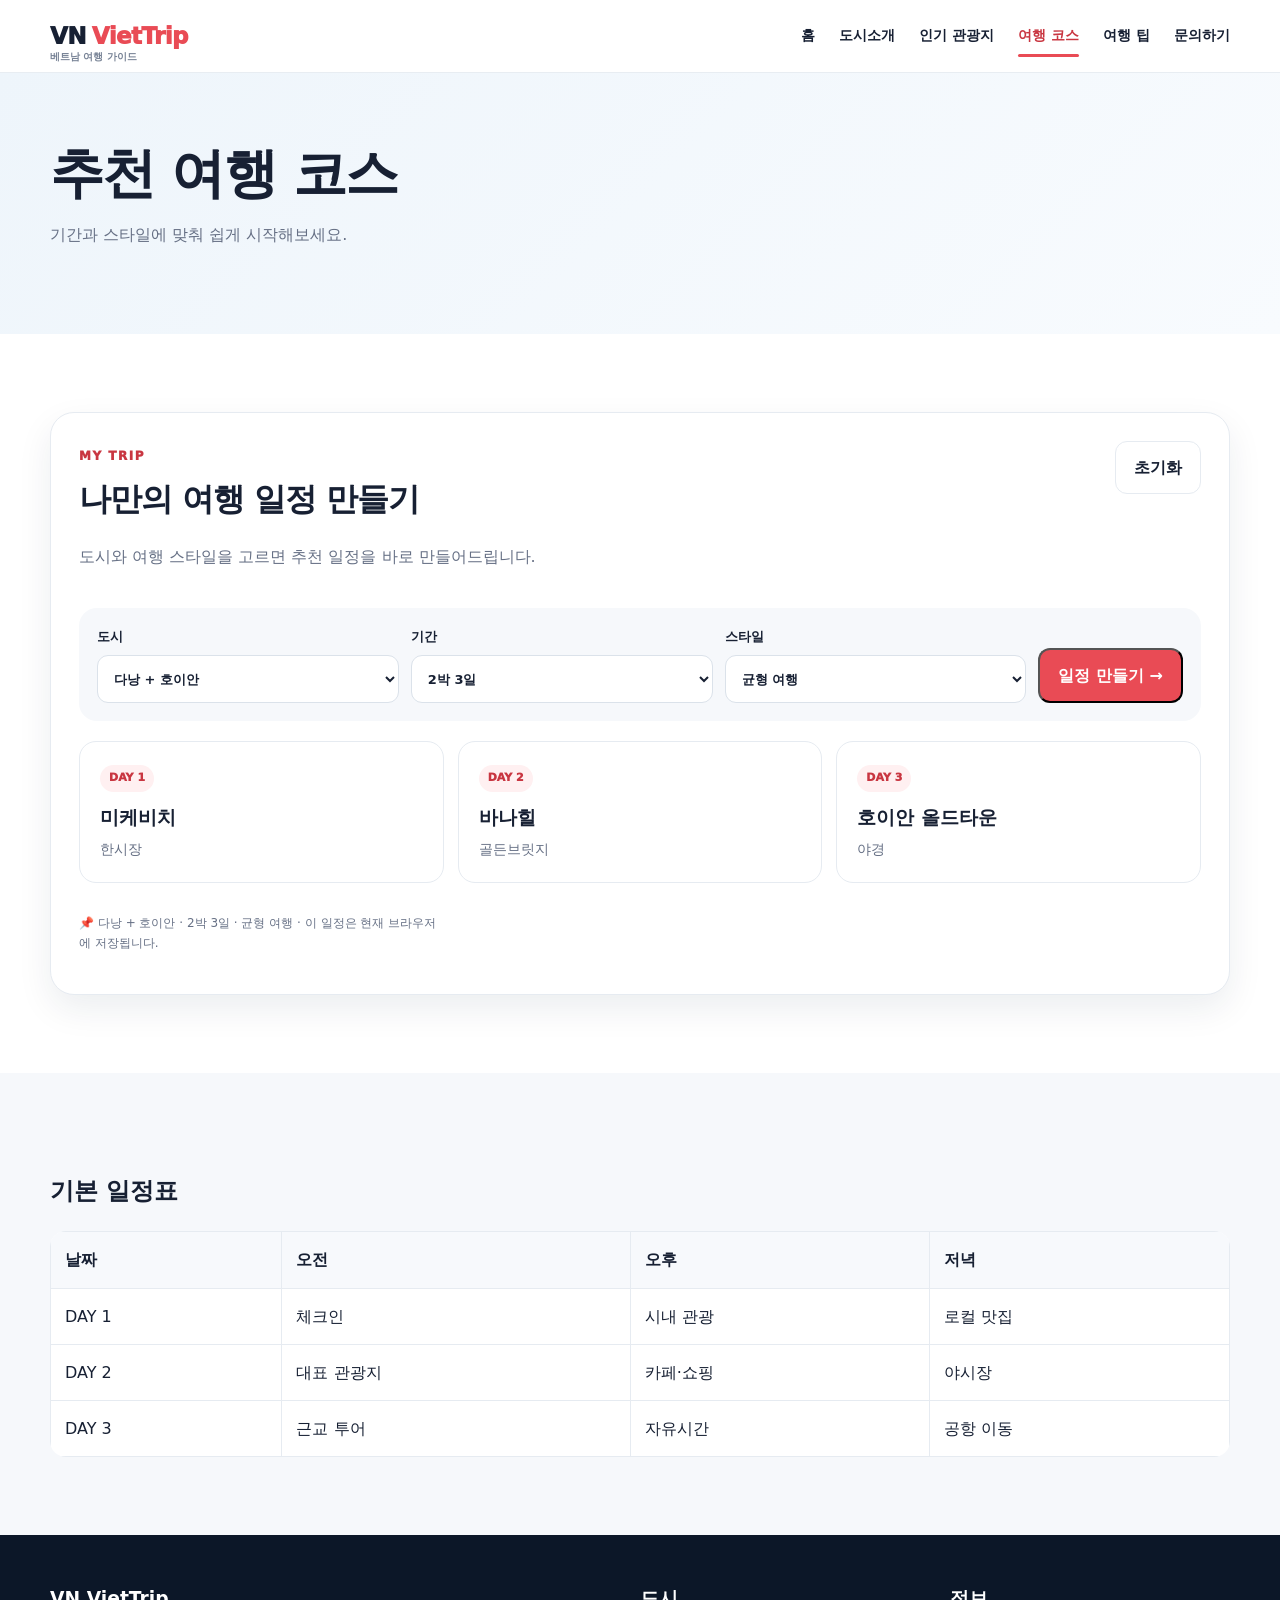
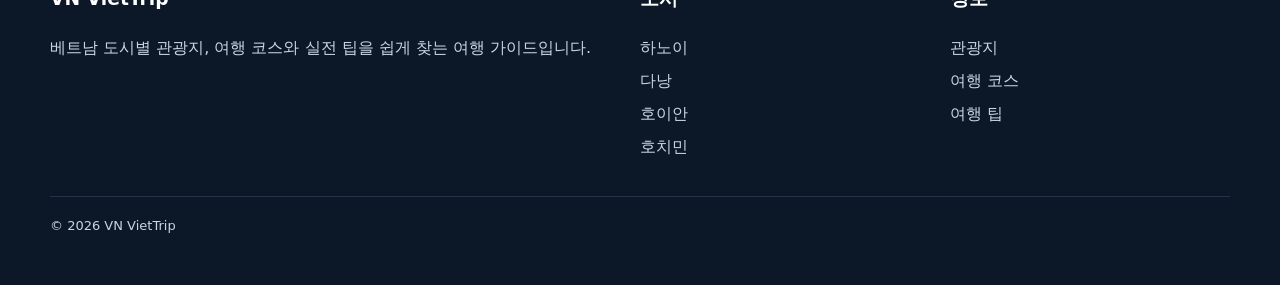
<file: itinerary.html>
<!DOCTYPE html>
<html lang="ko"><head><meta charset="utf-8"/><meta content="width=device-width,initial-scale=1" name="viewport"/><title>여행 코스 | VN VietTrip</title><link href="style.css" rel="stylesheet"/><meta content="베트남 여행지, 도시별 추천, 관광지와 여행 코스를 한눈에 확인하는 VN VietTrip 여행 가이드입니다." name="description"/></head><body><header class="header"><div class="wrap nav"><a class="logo" href="index.html">VN <span>VietTrip</span><small>베트남 여행 가이드</small></a><button aria-expanded="false" aria-label="메뉴 열기" class="menu" type="button">☰</button><nav class="links"><a href="index.html">홈</a><a href="cities.html">도시소개</a><a href="attractions.html">인기 관광지</a><a href="itinerary.html">여행 코스</a><a href="tips.html">여행 팁</a><a href="contact.html">문의하기</a></nav></div></header><section class="page"><div class="wrap"><h1>추천 여행 코스</h1><p class="muted">기간과 스타일에 맞춰 쉽게 시작해보세요.</p></div></section><section class="section"><div class="wrap">
<div class="planner" id="tripPlanner">
  <div class="planner-head"><div><span class="eyebrow">MY TRIP</span><h2>나만의 여행 일정 만들기</h2><p class="muted">도시와 여행 스타일을 고르면 추천 일정을 바로 만들어드립니다.</p></div><button class="btn outline" id="resetPlan" type="button">초기화</button></div>
  <div class="planner-controls">
    <label>도시<select id="planCity"><option value="danang">다낭 + 호이안</option><option value="hanoi">하노이</option><option value="hochiminh">호치민</option><option value="sapa">사파</option><option value="nhatrang">나트랑</option><option value="phuquoc">푸꾸옥</option></select></label>
    <label>기간<select id="planDays"><option value="3">2박 3일</option><option value="4">3박 4일</option><option value="5">4박 5일</option></select></label>
    <label>스타일<select id="planStyle"><option value="balance">균형 여행</option><option value="food">맛집·카페</option><option value="nature">자연·휴양</option><option value="culture">문화·역사</option></select></label>
    <button class="btn red" id="makePlan" type="button">일정 만들기 →</button>
  </div>
  <div class="plan-result" id="planResult" aria-live="polite"></div>
</div>
</div></section><section class="section alt"><div class="wrap"><h2>기본 일정표</h2><table class="table"><tr><th>날짜</th><th>오전</th><th>오후</th><th>저녁</th></tr><tr><td>DAY 1</td><td>체크인</td><td>시내 관광</td><td>로컬 맛집</td></tr><tr><td>DAY 2</td><td>대표 관광지</td><td>카페·쇼핑</td><td>야시장</td></tr><tr><td>DAY 3</td><td>근교 투어</td><td>자유시간</td><td>공항 이동</td></tr></table></div></section><footer class="footer"><div class="wrap foot"><div><h3>VN VietTrip</h3><p>베트남 도시별 관광지, 여행 코스와 실전 팁을 쉽게 찾는 여행 가이드입니다.</p></div><div><h3>도시</h3><a href="hanoi.html">하노이</a><a href="danang.html">다낭</a><a href="hoian.html">호이안</a><a href="hochiminh.html">호치민</a></div><div><h3>정보</h3><a href="attractions.html">관광지</a><a href="itinerary.html">여행 코스</a><a href="tips.html">여행 팁</a></div></div><div class="wrap copyright">© <span data-year=""></span> VN VietTrip</div></footer><script src="script.js"></script></body></html>
</file>
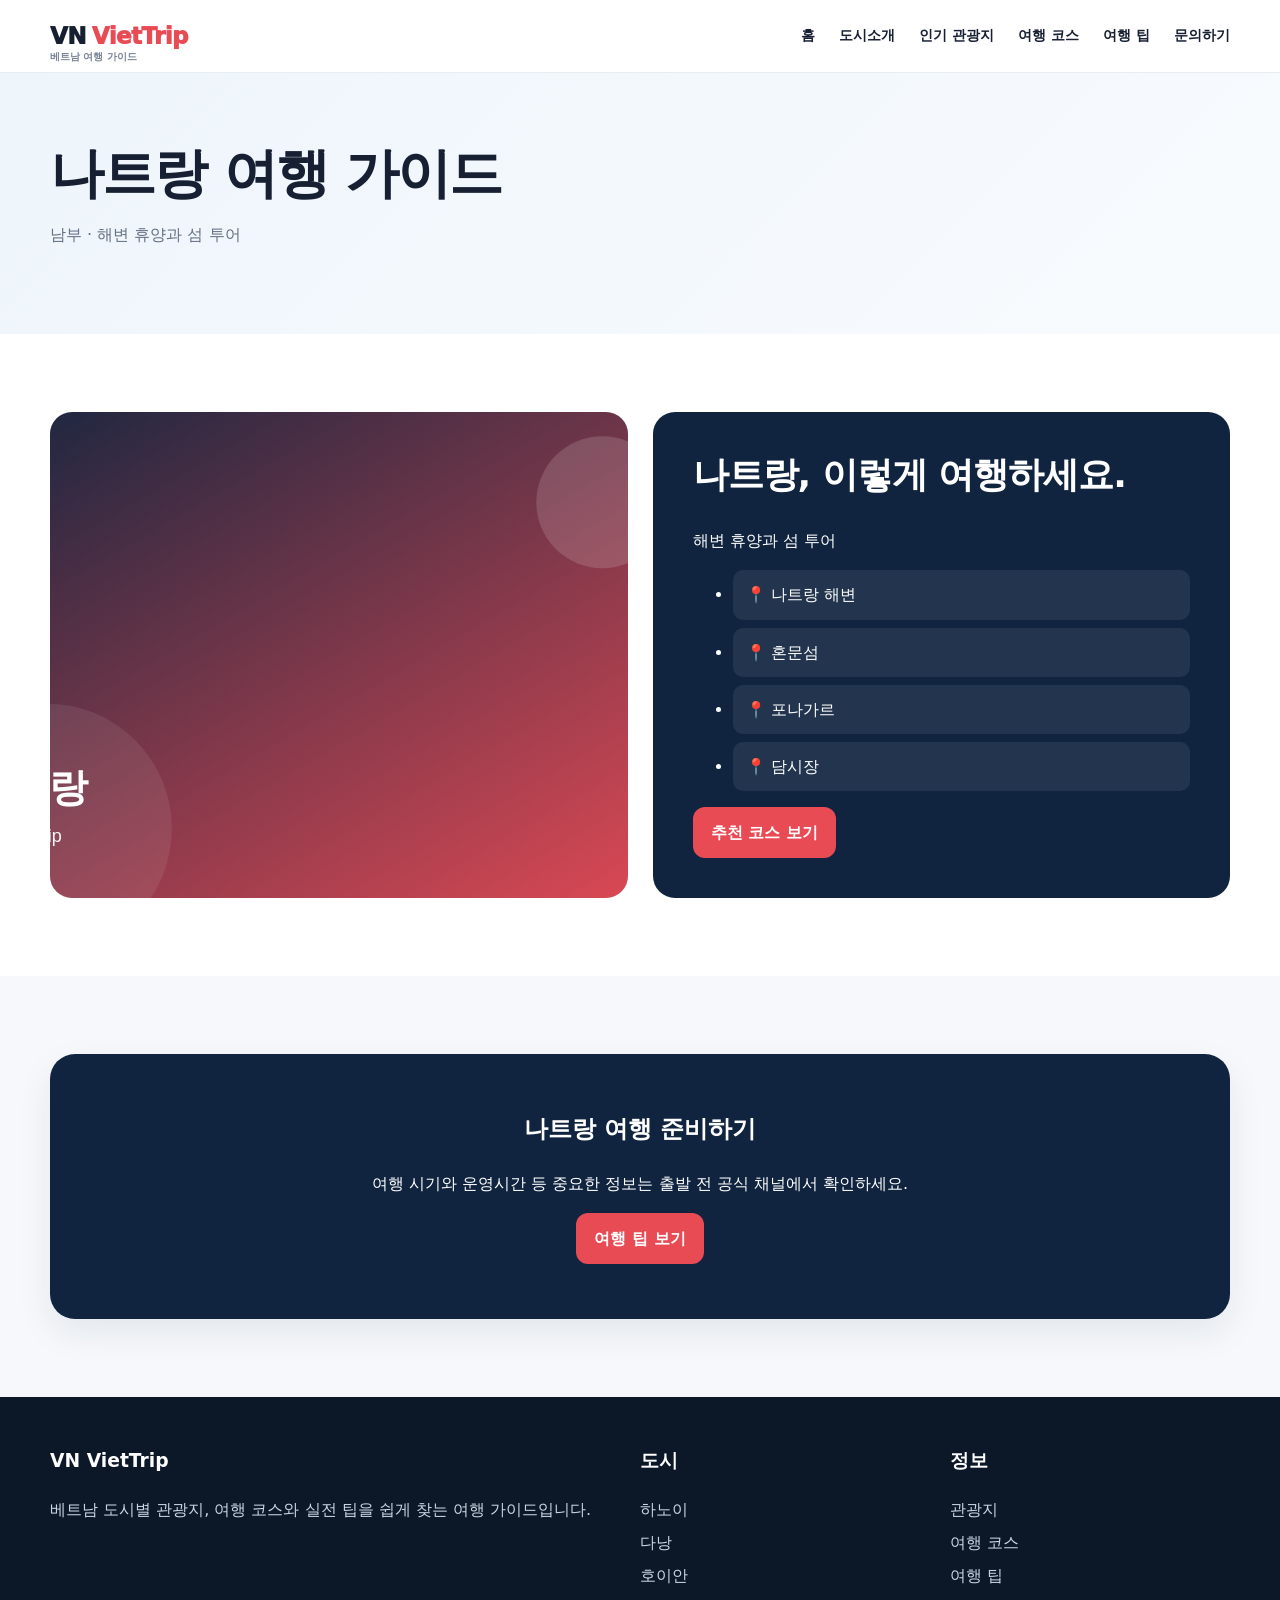
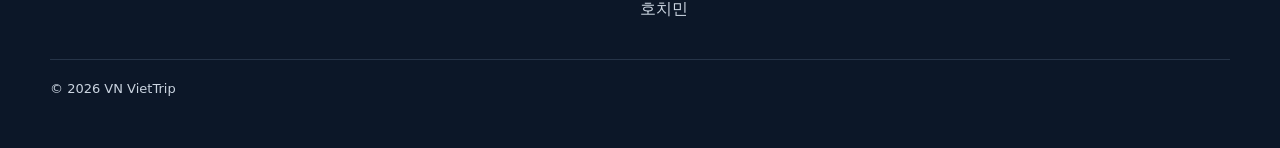
<file: nhatrang.html>
<!DOCTYPE html>
<html lang="ko"><head><meta charset="utf-8"/><meta content="width=device-width,initial-scale=1" name="viewport"/><title>나트랑 여행 가이드 | VN VietTrip</title><link href="style.css" rel="stylesheet"/><meta content="베트남 여행지, 도시별 추천, 관광지와 여행 코스를 한눈에 확인하는 VN VietTrip 여행 가이드입니다." name="description"/></head><body><header class="header"><div class="wrap nav"><a class="logo" href="index.html">VN <span>VietTrip</span><small>베트남 여행 가이드</small></a><button aria-expanded="false" aria-label="메뉴 열기" class="menu" type="button">☰</button><nav class="links"><a href="index.html">홈</a><a href="cities.html">도시소개</a><a href="attractions.html">인기 관광지</a><a href="itinerary.html">여행 코스</a><a href="tips.html">여행 팁</a><a href="contact.html">문의하기</a></nav></div></header><section class="page"><div class="wrap"><h1>나트랑 여행 가이드</h1><p class="muted">남부 · 해변 휴양과 섬 투어</p></div></section><section class="section"><div class="wrap"><div class="feature"><img alt="나트랑" decoding="async" loading="lazy" referrerpolicy="no-referrer" src="https://images.unsplash.com/photo-1510414842594-a61c69b5ae57?auto=format&amp;fit=crop&amp;w=1200&amp;q=85"/><div class="box"><h2>나트랑, 이렇게 여행하세요.</h2><p>해변 휴양과 섬 투어</p><ul><li>📍 나트랑 해변</li><li>📍 혼문섬</li><li>📍 포나가르</li><li>📍 담시장</li></ul><a class="btn red" href="itinerary.html">추천 코스 보기</a></div></div></div></section><section class="section alt"><div class="wrap"><div class="cta"><h2>나트랑 여행 준비하기</h2><p>여행 시기와 운영시간 등 중요한 정보는 출발 전 공식 채널에서 확인하세요.</p><a class="btn red" href="tips.html">여행 팁 보기</a></div></div></section><footer class="footer"><div class="wrap foot"><div><h3>VN VietTrip</h3><p>베트남 도시별 관광지, 여행 코스와 실전 팁을 쉽게 찾는 여행 가이드입니다.</p></div><div><h3>도시</h3><a href="hanoi.html">하노이</a><a href="danang.html">다낭</a><a href="hoian.html">호이안</a><a href="hochiminh.html">호치민</a></div><div><h3>정보</h3><a href="attractions.html">관광지</a><a href="itinerary.html">여행 코스</a><a href="tips.html">여행 팁</a></div></div><div class="wrap copyright">© <span data-year=""></span> VN VietTrip</div></footer><script src="script.js"></script></body></html>
</file>
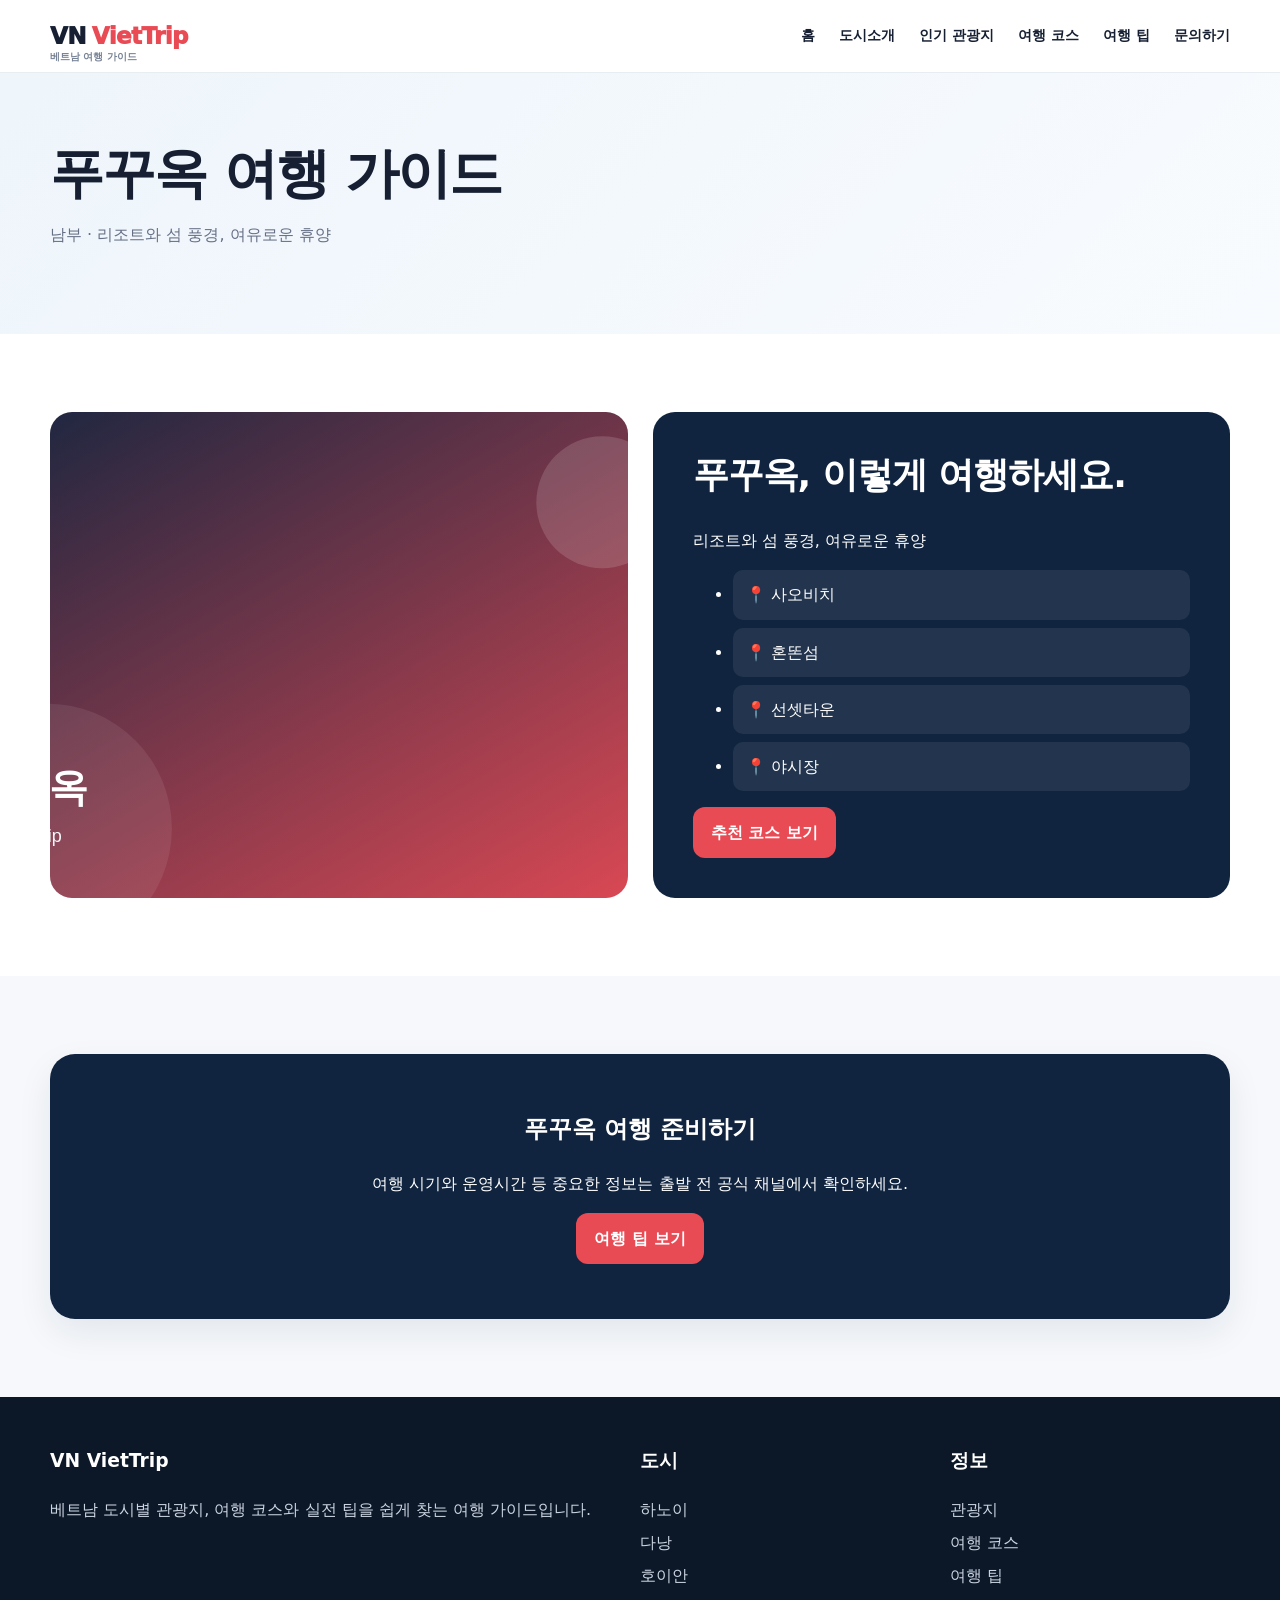
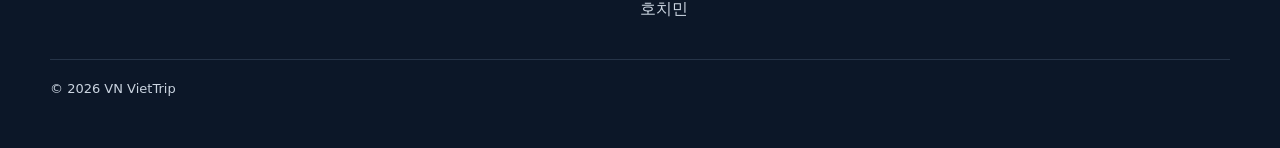
<file: phuquoc.html>
<!DOCTYPE html>
<html lang="ko"><head><meta charset="utf-8"/><meta content="width=device-width,initial-scale=1" name="viewport"/><title>푸꾸옥 여행 가이드 | VN VietTrip</title><link href="style.css" rel="stylesheet"/><meta content="베트남 여행지, 도시별 추천, 관광지와 여행 코스를 한눈에 확인하는 VN VietTrip 여행 가이드입니다." name="description"/></head><body><header class="header"><div class="wrap nav"><a class="logo" href="index.html">VN <span>VietTrip</span><small>베트남 여행 가이드</small></a><button aria-expanded="false" aria-label="메뉴 열기" class="menu" type="button">☰</button><nav class="links"><a href="index.html">홈</a><a href="cities.html">도시소개</a><a href="attractions.html">인기 관광지</a><a href="itinerary.html">여행 코스</a><a href="tips.html">여행 팁</a><a href="contact.html">문의하기</a></nav></div></header><section class="page"><div class="wrap"><h1>푸꾸옥 여행 가이드</h1><p class="muted">남부 · 리조트와 섬 풍경, 여유로운 휴양</p></div></section><section class="section"><div class="wrap"><div class="feature"><img alt="푸꾸옥" decoding="async" loading="lazy" referrerpolicy="no-referrer" src="https://images.unsplash.com/photo-1540202404-a2f29016b523?auto=format&amp;fit=crop&amp;w=1200&amp;q=85"/><div class="box"><h2>푸꾸옥, 이렇게 여행하세요.</h2><p>리조트와 섬 풍경, 여유로운 휴양</p><ul><li>📍 사오비치</li><li>📍 혼똔섬</li><li>📍 선셋타운</li><li>📍 야시장</li></ul><a class="btn red" href="itinerary.html">추천 코스 보기</a></div></div></div></section><section class="section alt"><div class="wrap"><div class="cta"><h2>푸꾸옥 여행 준비하기</h2><p>여행 시기와 운영시간 등 중요한 정보는 출발 전 공식 채널에서 확인하세요.</p><a class="btn red" href="tips.html">여행 팁 보기</a></div></div></section><footer class="footer"><div class="wrap foot"><div><h3>VN VietTrip</h3><p>베트남 도시별 관광지, 여행 코스와 실전 팁을 쉽게 찾는 여행 가이드입니다.</p></div><div><h3>도시</h3><a href="hanoi.html">하노이</a><a href="danang.html">다낭</a><a href="hoian.html">호이안</a><a href="hochiminh.html">호치민</a></div><div><h3>정보</h3><a href="attractions.html">관광지</a><a href="itinerary.html">여행 코스</a><a href="tips.html">여행 팁</a></div></div><div class="wrap copyright">© <span data-year=""></span> VN VietTrip</div></footer><script src="script.js"></script></body></html>
</file>
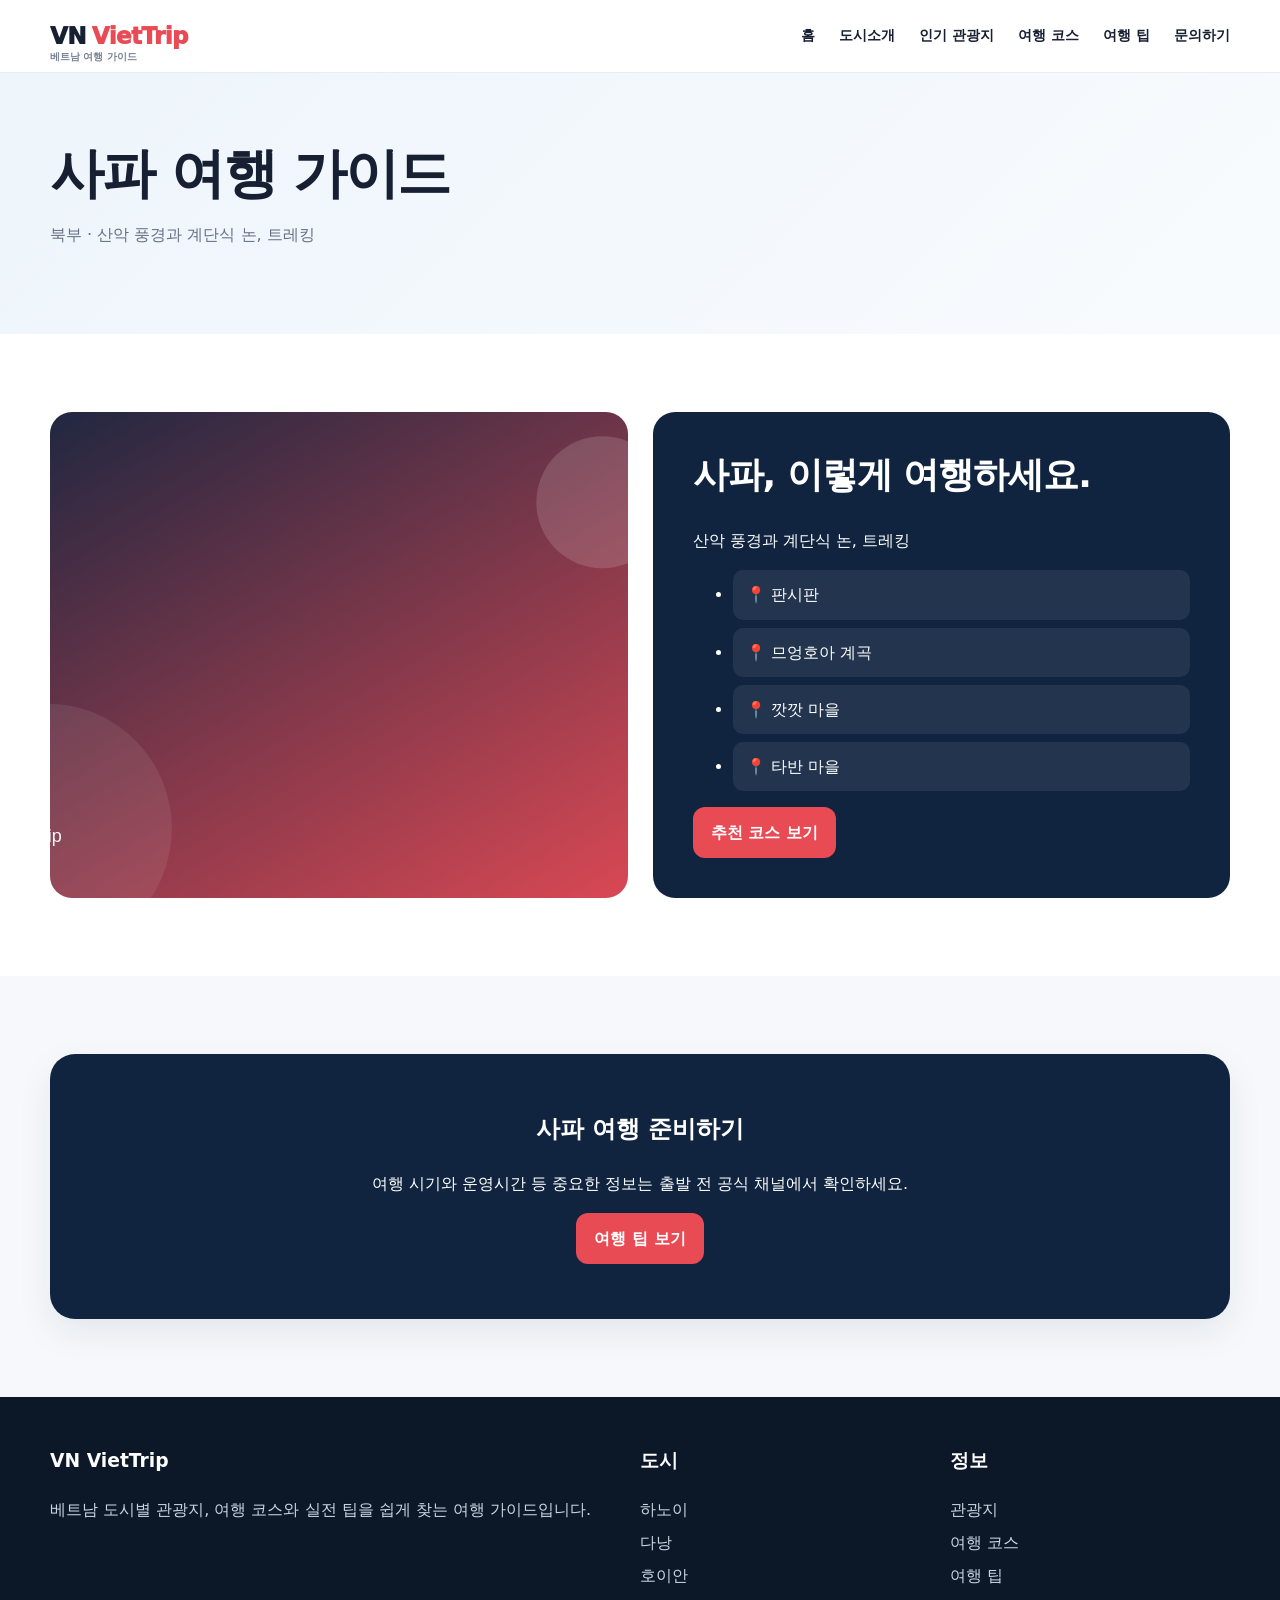
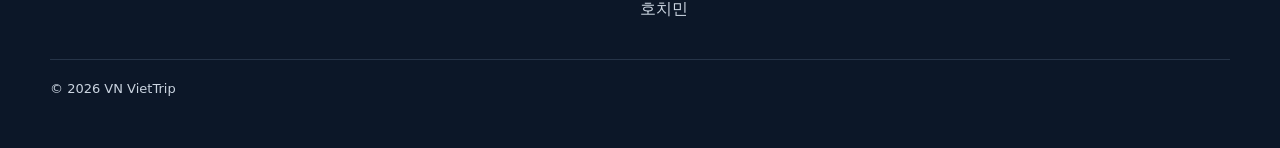
<file: sapa.html>
<!DOCTYPE html>
<html lang="ko"><head><meta charset="utf-8"/><meta content="width=device-width,initial-scale=1" name="viewport"/><title>사파 여행 가이드 | VN VietTrip</title><link href="style.css" rel="stylesheet"/><meta content="베트남 여행지, 도시별 추천, 관광지와 여행 코스를 한눈에 확인하는 VN VietTrip 여행 가이드입니다." name="description"/></head><body><header class="header"><div class="wrap nav"><a class="logo" href="index.html">VN <span>VietTrip</span><small>베트남 여행 가이드</small></a><button aria-expanded="false" aria-label="메뉴 열기" class="menu" type="button">☰</button><nav class="links"><a href="index.html">홈</a><a href="cities.html">도시소개</a><a href="attractions.html">인기 관광지</a><a href="itinerary.html">여행 코스</a><a href="tips.html">여행 팁</a><a href="contact.html">문의하기</a></nav></div></header><section class="page"><div class="wrap"><h1>사파 여행 가이드</h1><p class="muted">북부 · 산악 풍경과 계단식 논, 트레킹</p></div></section><section class="section"><div class="wrap"><div class="feature"><img alt="사파" decoding="async" loading="lazy" referrerpolicy="no-referrer" src="https://images.unsplash.com/photo-1528127269322-539801943592?auto=format&amp;fit=crop&amp;w=1200&amp;q=85"/><div class="box"><h2>사파, 이렇게 여행하세요.</h2><p>산악 풍경과 계단식 논, 트레킹</p><ul><li>📍 판시판</li><li>📍 므엉호아 계곡</li><li>📍 깟깟 마을</li><li>📍 타반 마을</li></ul><a class="btn red" href="itinerary.html">추천 코스 보기</a></div></div></div></section><section class="section alt"><div class="wrap"><div class="cta"><h2>사파 여행 준비하기</h2><p>여행 시기와 운영시간 등 중요한 정보는 출발 전 공식 채널에서 확인하세요.</p><a class="btn red" href="tips.html">여행 팁 보기</a></div></div></section><footer class="footer"><div class="wrap foot"><div><h3>VN VietTrip</h3><p>베트남 도시별 관광지, 여행 코스와 실전 팁을 쉽게 찾는 여행 가이드입니다.</p></div><div><h3>도시</h3><a href="hanoi.html">하노이</a><a href="danang.html">다낭</a><a href="hoian.html">호이안</a><a href="hochiminh.html">호치민</a></div><div><h3>정보</h3><a href="attractions.html">관광지</a><a href="itinerary.html">여행 코스</a><a href="tips.html">여행 팁</a></div></div><div class="wrap copyright">© <span data-year=""></span> VN VietTrip</div></footer><script src="script.js"></script></body></html>
</file>
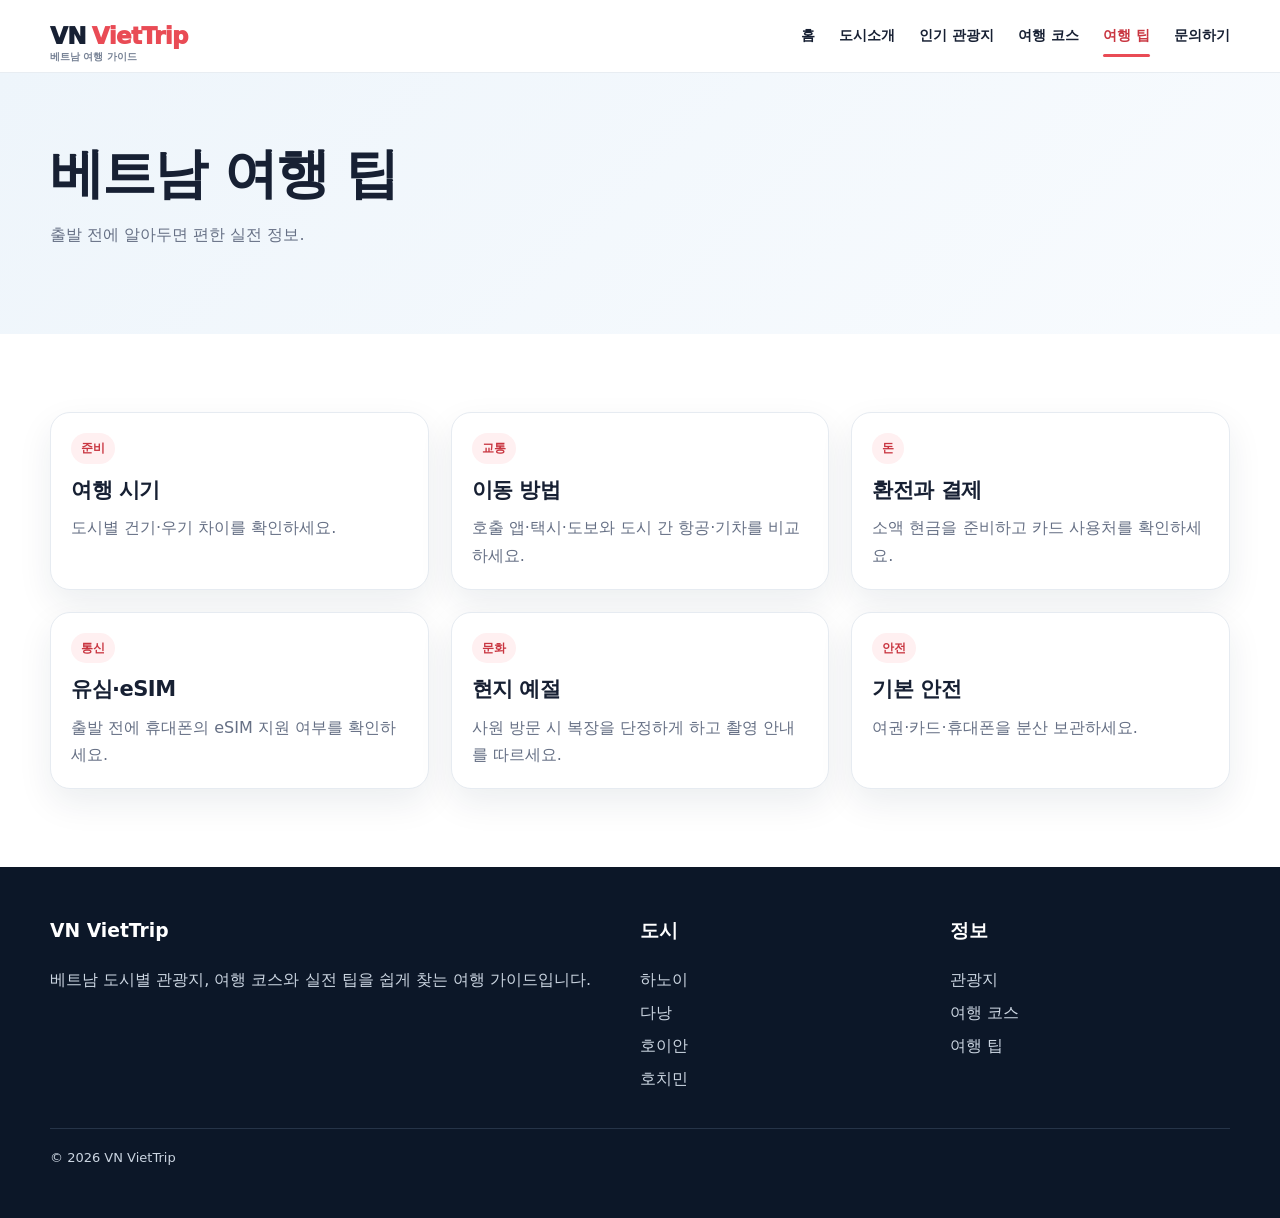
<file: tips.html>
<!DOCTYPE html>
<html lang="ko"><head><meta charset="utf-8"/><meta content="width=device-width,initial-scale=1" name="viewport"/><title>여행 팁 | VN VietTrip</title><link href="style.css" rel="stylesheet"/><meta content="베트남 여행지, 도시별 추천, 관광지와 여행 코스를 한눈에 확인하는 VN VietTrip 여행 가이드입니다." name="description"/></head><body><header class="header"><div class="wrap nav"><a class="logo" href="index.html">VN <span>VietTrip</span><small>베트남 여행 가이드</small></a><button aria-expanded="false" aria-label="메뉴 열기" class="menu" type="button">☰</button><nav class="links"><a href="index.html">홈</a><a href="cities.html">도시소개</a><a href="attractions.html">인기 관광지</a><a href="itinerary.html">여행 코스</a><a href="tips.html">여행 팁</a><a href="contact.html">문의하기</a></nav></div></header><section class="page"><div class="wrap"><h1>베트남 여행 팁</h1><p class="muted">출발 전에 알아두면 편한 실전 정보.</p></div></section><section class="section"><div class="wrap"><div class="grid"><div class="card"><div class="body"><span class="tag">준비</span><h3>여행 시기</h3><p>도시별 건기·우기 차이를 확인하세요.</p></div></div><div class="card"><div class="body"><span class="tag">교통</span><h3>이동 방법</h3><p>호출 앱·택시·도보와 도시 간 항공·기차를 비교하세요.</p></div></div><div class="card"><div class="body"><span class="tag">돈</span><h3>환전과 결제</h3><p>소액 현금을 준비하고 카드 사용처를 확인하세요.</p></div></div><div class="card"><div class="body"><span class="tag">통신</span><h3>유심·eSIM</h3><p>출발 전에 휴대폰의 eSIM 지원 여부를 확인하세요.</p></div></div><div class="card"><div class="body"><span class="tag">문화</span><h3>현지 예절</h3><p>사원 방문 시 복장을 단정하게 하고 촬영 안내를 따르세요.</p></div></div><div class="card"><div class="body"><span class="tag">안전</span><h3>기본 안전</h3><p>여권·카드·휴대폰을 분산 보관하세요.</p></div></div></div></div></section><footer class="footer"><div class="wrap foot"><div><h3>VN VietTrip</h3><p>베트남 도시별 관광지, 여행 코스와 실전 팁을 쉽게 찾는 여행 가이드입니다.</p></div><div><h3>도시</h3><a href="hanoi.html">하노이</a><a href="danang.html">다낭</a><a href="hoian.html">호이안</a><a href="hochiminh.html">호치민</a></div><div><h3>정보</h3><a href="attractions.html">관광지</a><a href="itinerary.html">여행 코스</a><a href="tips.html">여행 팁</a></div></div><div class="wrap copyright">© <span data-year=""></span> VN VietTrip</div></footer><script src="script.js"></script></body></html>
</file>
<file: style.css>
/* VietTrip 2.0 — responsive design system */
:root{
  --ink:#172033;
  --navy:#10243f;
  --muted:#667085;
  --line:#e6ebf1;
  --soft:#f6f8fb;
  --red:#e94b55;
  --red-dark:#c93641;
  --white:#fff;
  --shadow:0 14px 35px rgba(16,36,63,.08);
  --radius:20px;
}
*{box-sizing:border-box}
html{scroll-behavior:smooth}
body{
  margin:0;
  font-family:system-ui,-apple-system,BlinkMacSystemFont,"Noto Sans KR","Malgun Gothic",sans-serif;
  color:var(--ink);
  background:#fff;
  line-height:1.7;
  -webkit-font-smoothing:antialiased;
}
img{display:block;max-width:100%}
a{color:inherit;text-decoration:none}
button,input,textarea,select{font:inherit}
.wrap{width:min(1180px,calc(100% - 32px));margin-inline:auto}

/* Header / navigation */
.header{
  position:sticky;top:0;z-index:100;
  background:rgba(255,255,255,.94);
  backdrop-filter:blur(12px);
  border-bottom:1px solid rgba(230,235,241,.9);
}
.nav{min-height:72px;display:flex;align-items:center;justify-content:space-between;gap:24px}
.logo{position:relative;display:inline-flex;align-items:baseline;gap:6px;font-size:23px;font-weight:950;letter-spacing:-.6px;line-height:1}
.logo span{color:var(--red)}
.logo small{position:absolute;left:0;top:27px;width:max-content;font-size:10px;font-weight:700;letter-spacing:0;color:#788396}
.links{display:flex;align-items:center;gap:24px;font-weight:800;font-size:14px}
.links a{position:relative;padding:24px 0;transition:color .2s ease}
.links a:hover,.links a.active{color:var(--red-dark)}
.links a.active:after{
  content:"";position:absolute;left:0;right:0;bottom:15px;height:3px;border-radius:99px;background:var(--red)
}
.menu{
  display:none;align-items:center;justify-content:center;
  width:44px;height:44px;border:1px solid var(--line);border-radius:12px;
  background:#fff;color:var(--ink);font-size:22px;cursor:pointer
}

/* Hero */
.hero{
  min-height:560px;
  color:#fff;
  background:
    linear-gradient(90deg,rgba(8,25,45,.88),rgba(8,25,45,.28)),
    url('https://images.unsplash.com/photo-1528127269322-539801943592?auto=format&fit=crop&w=1800&q=85') center/cover;
  display:flex;align-items:center;
}
.hero .wrap{padding:60px 0}
.hero h1{font-size:clamp(44px,6vw,72px);line-height:1.05;letter-spacing:-3px;margin:18px 0}
.hero p{font-size:18px;max-width:620px;color:#edf2f7;margin-bottom:28px}

/* Buttons */
.btn{
  display:inline-flex;align-items:center;justify-content:center;gap:8px;
  min-height:48px;padding:12px 18px;border-radius:12px;
  font-weight:900;transition:transform .18s ease,box-shadow .18s ease,background .18s ease
}
.btn:hover{transform:translateY(-2px);box-shadow:0 10px 24px rgba(16,36,63,.14)}
.red{background:var(--red);color:#fff}
.red:hover{background:var(--red-dark)}

/* Common sections */
.section{padding:78px 0}
.alt{background:var(--soft)}
.head{margin-bottom:30px}
.head h2{font-size:36px;line-height:1.2;letter-spacing:-1.2px;margin:0}
.muted{color:var(--muted)}
.page{padding:70px 0;background:linear-gradient(135deg,#eef5fb 0%,#f8fbfe 100%)}
.page h1{font-size:clamp(40px,5vw,54px);letter-spacing:-1.8px;line-height:1.15;margin:0 0 8px}

/* Cards / grids */
.grid{display:grid;grid-template-columns:repeat(3,minmax(0,1fr));gap:22px}
.grid4{display:grid;grid-template-columns:repeat(4,minmax(0,1fr));gap:20px}
.card{
  display:block;min-width:0;
  background:#fff;border:1px solid var(--line);border-radius:var(--radius);
  overflow:hidden;box-shadow:var(--shadow);
  transition:transform .2s ease,box-shadow .2s ease,border-color .2s ease
}
.card:hover{transform:translateY(-5px);box-shadow:0 20px 45px rgba(16,36,63,.13);border-color:#d9e0e8}
.card img{width:100%;height:220px;object-fit:cover;background:#e9eef4}
.grid4 .card img{height:205px}
.body{padding:20px}
.body h3{margin:0 0 6px;font-size:21px;letter-spacing:-.5px}
.body p{margin:0;color:#667085}
.tag{
  display:inline-flex;align-items:center;
  background:#fff0f1;color:var(--red-dark);
  border-radius:999px;padding:5px 10px;
  font-size:12px;font-weight:900;margin-bottom:9px
}

/* Detail feature */
.feature{display:grid;grid-template-columns:minmax(0,1fr) minmax(0,1fr);gap:25px;align-items:stretch}
.feature img{width:100%;height:100%;min-height:390px;object-fit:cover;border-radius:22px;background:#e9eef4}
.feature .box{padding:40px;background:var(--navy);color:#fff;border-radius:22px}
.box h2{font-size:36px;line-height:1.25;letter-spacing:-1px;margin-top:0}
.box li{padding:11px 13px;margin:8px 0;background:rgba(255,255,255,.08);border-radius:10px}

/* Itinerary / tables */
.trip{display:grid;grid-template-columns:repeat(3,minmax(0,1fr));gap:18px}
.day{padding:24px;border:1px solid var(--line);border-radius:18px;background:#fff;box-shadow:0 8px 25px rgba(16,36,63,.05)}
.table{width:100%;border-collapse:collapse;background:#fff;border-radius:16px;overflow:hidden}
.table th,.table td{padding:14px;border:1px solid var(--line);text-align:left}
.table th{background:#f7f9fc;font-weight:900}
.cta{padding:55px;border-radius:25px;background:var(--navy);color:#fff;text-align:center;box-shadow:var(--shadow)}
.cta h2{margin-top:0}

/* Footer */
.footer{background:#0c1728;color:#cbd5e1;padding:48px 0}
.foot{display:grid;grid-template-columns:2fr 1fr 1fr;gap:30px}
.footer h3{color:#fff;margin-top:0}
.footer a{display:block;margin:6px 0;color:#cbd5e1}
.footer a:hover{color:#fff}
.copyright{border-top:1px solid #263448;margin-top:30px;padding-top:18px;font-size:13px}

/* Accessibility / focus */
a:focus-visible,button:focus-visible,input:focus-visible,textarea:focus-visible,select:focus-visible{
  outline:3px solid rgba(233,75,85,.3);outline-offset:3px
}

/* Tablet */
@media(max-width:980px){
  .links{gap:16px}
  .grid4{grid-template-columns:repeat(2,minmax(0,1fr))}
  .grid{grid-template-columns:repeat(2,minmax(0,1fr))}
  .trip{grid-template-columns:repeat(2,minmax(0,1fr))}
}

/* Mobile */
@media(max-width:700px){
  .wrap{width:min(100% - 24px,1180px)}
  .nav{min-height:64px}
  .logo{font-size:21px}
  .logo small{top:25px}
  .menu{display:flex}
  .links{
    display:none;
    position:absolute;left:12px;right:12px;top:70px;
    flex-direction:column;align-items:stretch;gap:0;
    padding:8px;background:#fff;border:1px solid var(--line);
    border-radius:16px;box-shadow:0 18px 40px rgba(16,36,63,.16)
  }
  .links.open{display:flex}
  .links a{padding:13px 14px;border-radius:10px}
  .links a.active:after{display:none}
  .links a:hover,.links a.active{background:#fff4f5}
  .hero{min-height:510px}
  .hero .wrap{padding:45px 0}
  .hero h1{font-size:clamp(40px,13vw,56px);letter-spacing:-2px}
  .hero p{font-size:16px}
  .section{padding:56px 0}
  .page{padding:54px 0}
  .page h1{font-size:38px}
  .head h2{font-size:30px}
  .grid,.grid4,.trip,.feature,.foot{grid-template-columns:1fr}
  .card img,.grid4 .card img{height:220px}
  .feature img{min-height:260px}
  .feature .box{padding:28px}
  .box h2{font-size:30px}
  .cta{padding:36px 22px}
  .table{display:block;overflow-x:auto;white-space:nowrap}
}

/* Small phones */
@media(max-width:420px){
  .hero{min-height:480px}
  .hero h1{font-size:40px}
  .card img,.grid4 .card img{height:200px}
  .body{padding:18px}
}

/* VietTrip 2.0 interactive tools */
.compact-top{padding-top:28px;padding-bottom:0}
.filter-panel{padding:20px;border:1px solid var(--line);border-radius:18px;background:#fff;box-shadow:0 8px 25px rgba(16,36,63,.05)}
.search-row{display:flex;gap:14px;align-items:center;justify-content:space-between;flex-wrap:wrap}
.search-box{display:flex;align-items:center;gap:10px;flex:1;min-width:260px;height:50px;padding:0 15px;border:1px solid #dbe2ea;border-radius:13px;background:#fbfcfe}
.search-box:focus-within{border-color:var(--red);box-shadow:0 0 0 4px rgba(233,75,85,.1)}
.search-box input{width:100%;border:0;outline:0;background:transparent;color:var(--ink)}
.filter-buttons{display:flex;gap:7px;flex-wrap:wrap}
.filter-btn{border:1px solid var(--line);background:#fff;border-radius:999px;padding:9px 15px;font-weight:800;cursor:pointer}
.filter-btn:hover,.filter-btn.active{background:var(--navy);color:#fff;border-color:var(--navy)}
.filter-count{margin:12px 0 0;color:var(--muted);font-size:13px;font-weight:700}
.filter-card.is-hidden{display:none}
.eyebrow{display:inline-block;color:var(--red-dark);font-size:12px;font-weight:950;letter-spacing:1.5px}
.planner{border:1px solid var(--line);border-radius:24px;background:#fff;box-shadow:var(--shadow);padding:28px}
.planner-head{display:flex;align-items:flex-start;justify-content:space-between;gap:20px;margin-bottom:22px}
.planner-head h2{margin:4px 0;font-size:32px;letter-spacing:-1px}
.planner-controls{display:grid;grid-template-columns:1fr 1fr 1fr auto;gap:12px;align-items:end;padding:18px;border-radius:18px;background:var(--soft)}
.planner-controls label{display:grid;gap:7px;font-size:13px;font-weight:900}
.planner-controls select{width:100%;min-height:48px;border:1px solid #dbe2ea;border-radius:11px;background:#fff;padding:0 12px;color:var(--ink);outline:none}
.planner-controls select:focus{border-color:var(--red);box-shadow:0 0 0 4px rgba(233,75,85,.1)}
.outline{border:1px solid var(--line);background:#fff;color:var(--ink)}
.plan-result{margin-top:20px;display:grid;grid-template-columns:repeat(3,minmax(0,1fr));gap:14px}
.plan-day{padding:20px;border:1px solid var(--line);border-radius:17px;background:#fff}
.plan-day .day-no{display:inline-flex;padding:4px 9px;border-radius:999px;background:#fff0f1;color:var(--red-dark);font-size:11px;font-weight:950}
.plan-day h3{margin:9px 0 5px;font-size:19px}
.plan-day p{margin:0;color:var(--muted);font-size:14px}
.plan-save{margin-top:16px;color:var(--muted);font-size:12px}
@media(max-width:900px){
 .grid4{grid-template-columns:repeat(2,minmax(0,1fr))}
 .planner-controls{grid-template-columns:1fr 1fr}
 .planner-controls .btn{grid-column:1/-1}
 .plan-result{grid-template-columns:1fr 1fr}
}
@media(max-width:600px){
 .wrap{width:min(100% - 24px,1180px)}
 .section{padding:56px 0}
 .nav{min-height:66px}
 .menu{display:flex}
 .links{display:none;position:absolute;top:66px;left:12px;right:12px;padding:8px;background:#fff;border:1px solid var(--line);border-radius:16px;box-shadow:0 20px 45px rgba(16,36,63,.14);flex-direction:column;align-items:stretch;gap:2px}
 .links.open{display:flex}
 .links a{padding:12px 14px;border-radius:10px}
 .links a.active:after{display:none}
 .links a:hover,.links a.active{background:#fff0f1}
 .grid,.grid4,.trip,.feature{grid-template-columns:1fr}
 .grid4 .card img,.card img{height:210px}
 .feature img{min-height:250px}
 .planner{padding:18px}
 .planner-head{flex-direction:column}
 .planner-head h2{font-size:26px}
 .planner-controls{grid-template-columns:1fr}
 .planner-controls .btn{grid-column:auto}
 .plan-result{grid-template-columns:1fr}
 .search-row{align-items:stretch}
 .search-box{min-width:100%}
 .filter-buttons{width:100%}
 .filter-btn{flex:1}
}
</file>
